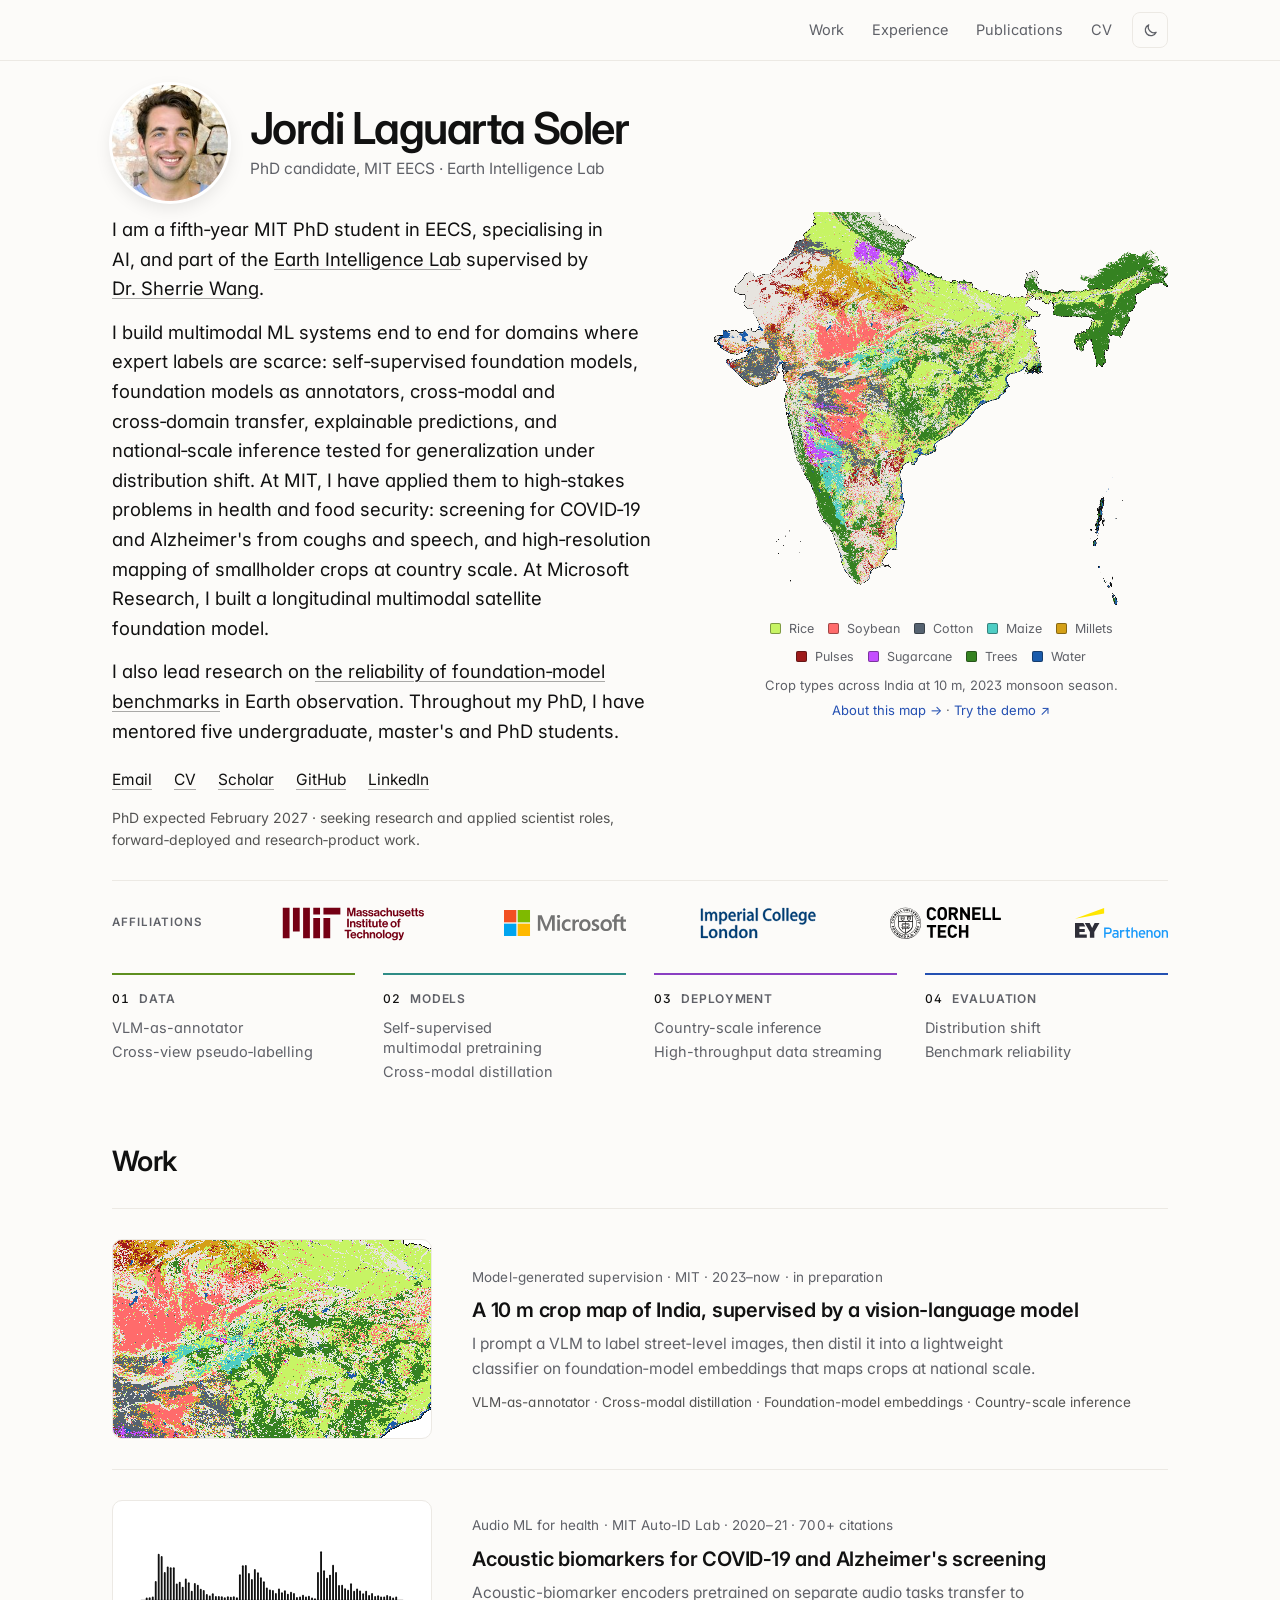
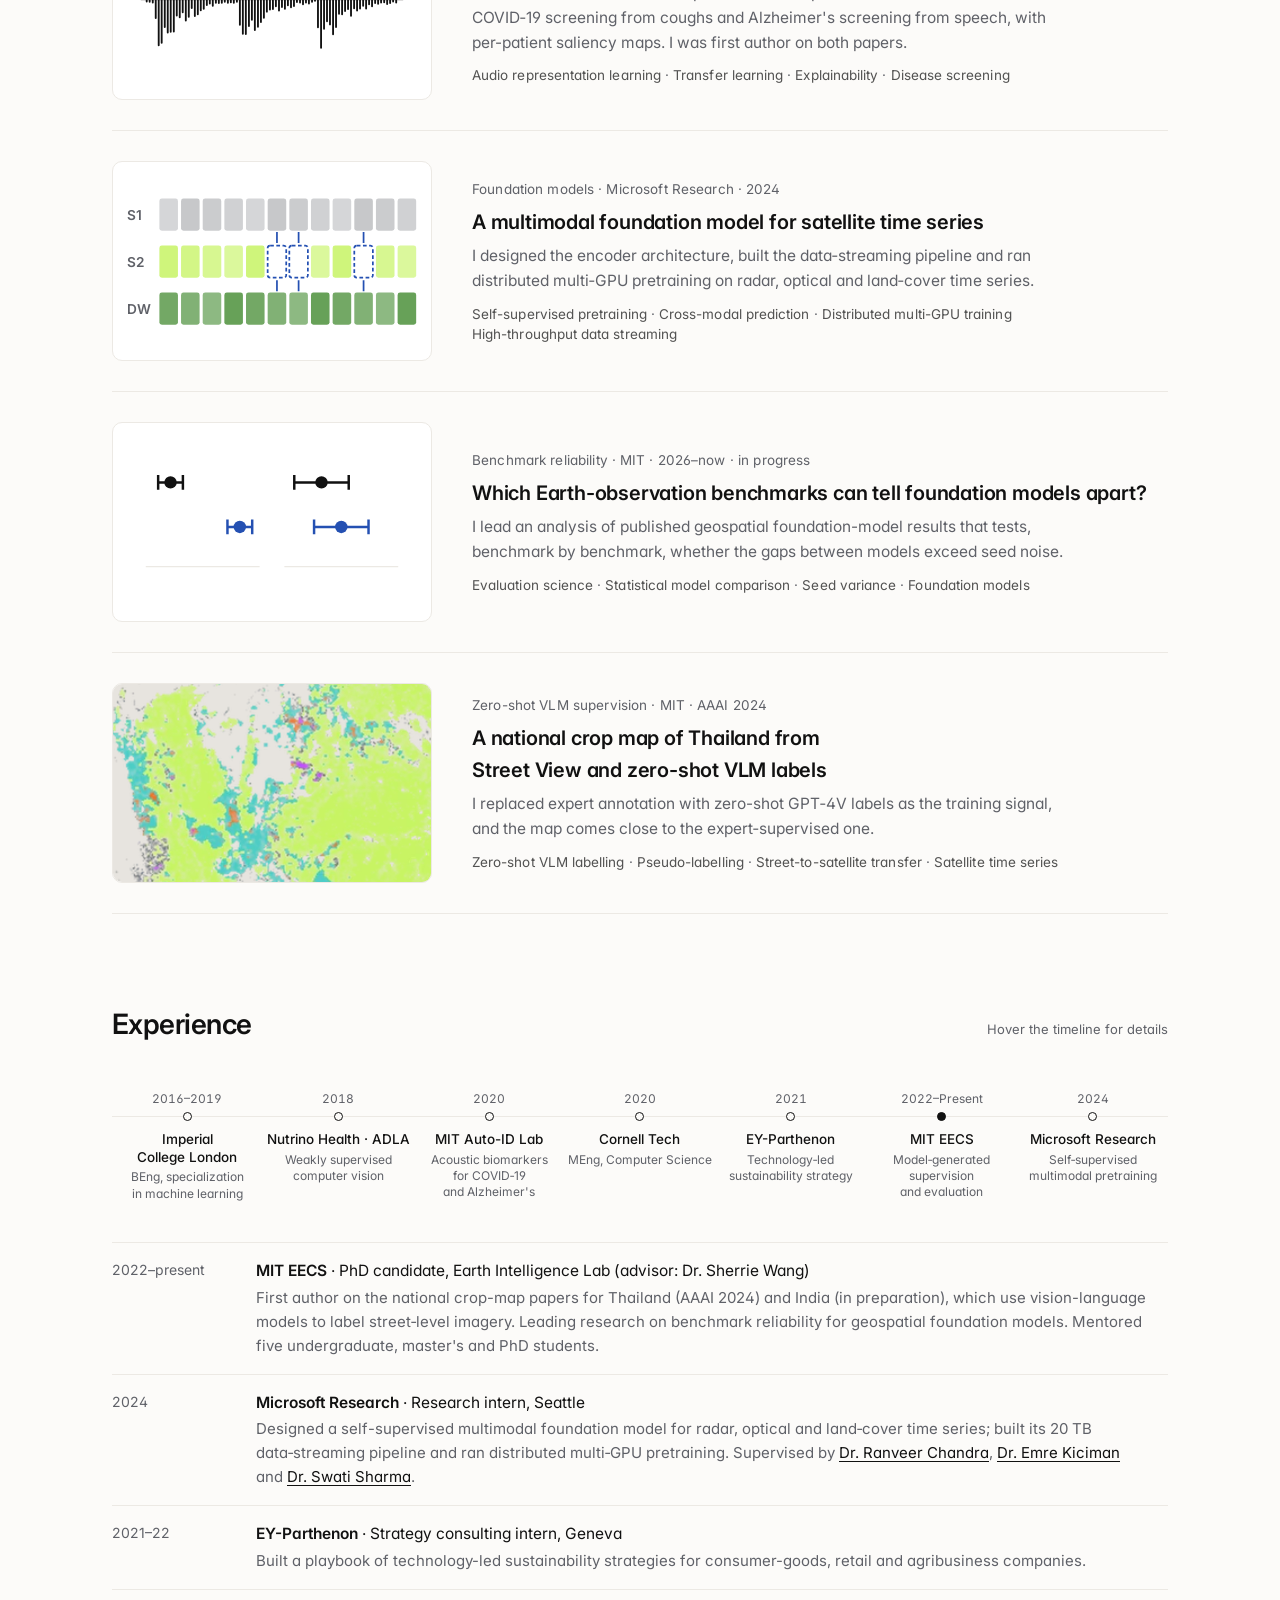
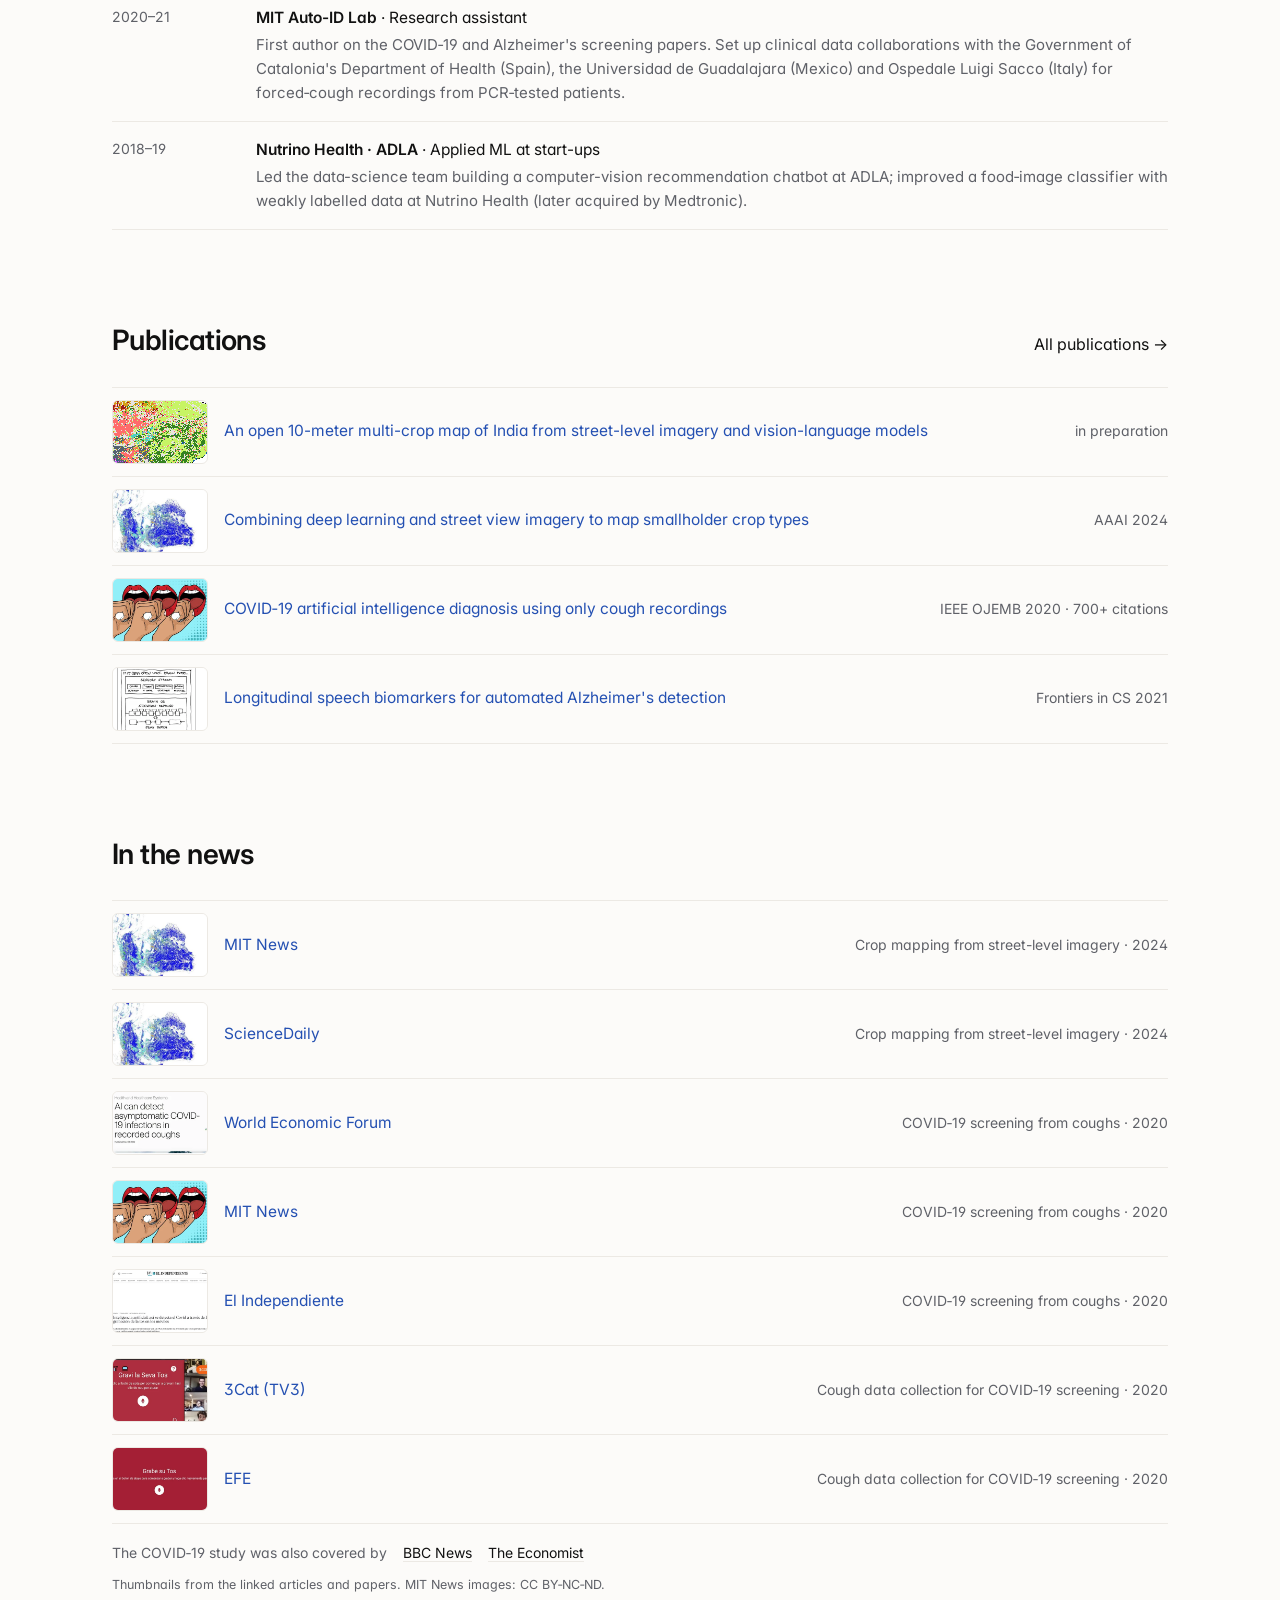
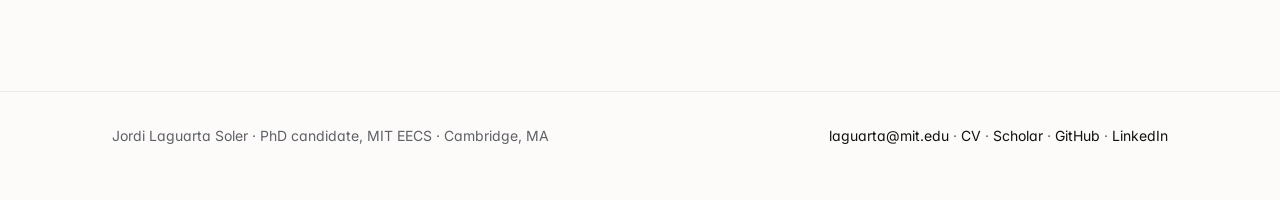
<file: index.html>
<!doctype html>
<html lang="en">
<head>
<meta charset="utf-8">
<meta name="viewport" content="width=device-width, initial-scale=1, viewport-fit=cover">
<style>:root{padding-top:env(safe-area-inset-top,0px);padding-bottom:env(safe-area-inset-bottom,0px)}[hidden]{display:none!important}</style>
<script>try{if(localStorage.getItem("theme")==="dark")document.documentElement.setAttribute("data-theme","dark")}catch(e){}</script>
<title>Jordi Laguarta Soler · MIT EECS</title>
<meta name="description" content="PhD candidate, MIT EECS; formerly Microsoft Research. Audio encoders for disease screening; foundation models and model-generated supervision for crop mapping.">
<meta property="og:type" content="profile"><meta property="og:site_name" content="Jordi Laguarta Soler"><meta property="og:title" content="Jordi Laguarta Soler · MIT EECS"><meta property="og:description" content="PhD candidate, MIT EECS; formerly Microsoft Research. Audio encoders for disease screening; foundation models and model-generated supervision for crop mapping."><meta property="og:url" content="https://jordi-laguarta-soler.com/"><link rel="canonical" href="https://jordi-laguarta-soler.com/"><meta property="og:image" content="https://jordi-laguarta-soler.com/assets/og.jpg"><meta property="og:image:width" content="1200"><meta property="og:image:height" content="630"><meta property="og:image:alt" content="Jordi Laguarta Soler, PhD candidate at MIT EECS and Microsoft Research intern (2024), beside a 10 m crop-type map of India."><meta name="twitter:card" content="summary_large_image"><link rel="icon" href="assets/favicon.svg" type="image/svg+xml"><link rel="apple-touch-icon" href="assets/apple-touch-icon.png"><meta name="color-scheme" content="light"><meta name="theme-color" content="#FCFBF9">
<link rel="preconnect" href="https://fonts.googleapis.com"><link rel="preconnect" href="https://fonts.gstatic.com" crossorigin><link rel="stylesheet" href="https://fonts.googleapis.com/css2?family=Inter:wght@400;500;600&display=swap">
<link rel="stylesheet" href="style.css">
<link rel="preload" as="image" href="assets/india-map.png">
<script type="application/ld+json">{"@context":"https://schema.org","@type":"ProfilePage","url":"https://jordi-laguarta-soler.com/","mainEntity":{"@type":"Person","name":"Jordi Laguarta Soler","alternateName":["Jordi Laguarta"],"givenName":"Jordi","familyName":"Laguarta Soler","jobTitle":"PhD candidate, Electrical Engineering and Computer Science","affiliation":{"@type":"CollegeOrUniversity","name":"Massachusetts Institute of Technology"},"email":"mailto:laguarta@mit.edu","url":"https://jordi-laguarta-soler.com/","image":"https://jordi-laguarta-soler.com/assets/headshot.jpg","alumniOf":[{"@type":"CollegeOrUniversity","name":"Imperial College London"},{"@type":"CollegeOrUniversity","name":"Cornell Tech"},{"@type":"Organization","name":"Microsoft Research"}],"knowsAbout":["Multimodal machine learning","Foundation models","Vision-language models","Self-supervised learning","Model-generated supervision","Evaluation of foundation models","Distributed training","Earth observation","Remote sensing","Acoustic biomarkers","Disease screening","Explainable machine learning"],"sameAs":["https://scholar.google.com/citations?user=KCnNCT8AAAAJ","https://orcid.org/0000-0001-9010-6412","https://openreview.net/profile?id=~Jordi_Laguarta_Soler1","https://www.wikidata.org/wiki/Q142091389","https://github.com/thampatron","https://www.linkedin.com/in/jordi-laguarta-soler"],"identifier":{"@type":"PropertyValue","propertyID":"ORCID","value":"0000-0001-9010-6412"},"subjectOf":[{"@type":"NewsArticle","headline":"Artificial intelligence model detects asymptomatic Covid-19 infections through cellphone-recorded coughs","url":"https://news.mit.edu/2020/covid-19-cough-cellphone-detection-1029","datePublished":"2020-10-29","publisher":{"@type":"Organization","name":"MIT News"}},{"@type":"NewsArticle","headline":"AI can detect asymptomatic COVID-19 infections in recorded coughs","url":"https://www.weforum.org/stories/2020/11/artificial-intelligence-model-detects-asymptomatic-covid-19-infections-through-cellphone-recorded-coughs/","datePublished":"2020-11-04","publisher":{"@type":"Organization","name":"World Economic Forum"}},{"@type":"NewsArticle","headline":"MIT researchers remotely map crops, field by field","url":"https://news.mit.edu/2024/mit-researchers-remotely-map-crops-fields-0215","datePublished":"2024-02-15","publisher":{"@type":"Organization","name":"MIT News"}},{"@type":"NewsArticle","headline":"Researchers remotely map crops, field by field","url":"https://www.sciencedaily.com/releases/2024/02/240215160615.htm","datePublished":"2024-02-21","publisher":{"@type":"Organization","name":"ScienceDaily"}},{"@type":"NewsArticle","url":"https://www.3cat.cat/3catinfo/tossir-pel-mobil-el-diagnostic-de-la-covid-19-que-busquen-investigadors-catalans/noticia/3005248/","datePublished":"2020-04-17","publisher":{"@type":"Organization","name":"3Cat"}},{"@type":"NewsArticle","url":"https://www.ultimahora.es/noticias/nacional/2020/04/16/1157653/coronavirus-ensayan-barcelona-app-diagnostica-covid-por-tos.html","datePublished":"2020-04-16","publisher":{"@type":"Organization","name":"EFE / Última Hora"}},{"@type":"NewsArticle","url":"https://www.elindependiente.com/futuro/2020/11/02/inteligencia-artificial-asi-se-detecta-el-covid-a-traves-de-la-grabacion-de-la-tos-en-los-moviles/","datePublished":"2020-11-02","publisher":{"@type":"Organization","name":"El Independiente"}}]}}</script>
</head>
<body>
<a class="skip" href="#main">Skip to content</a>
<nav class="nav" aria-label="Site"><div class="wrap">
<a class="brand" href="./" aria-current="page">Jordi Laguarta Soler</a>
<div class="nav-r"><ul class="links" id="navlinks"><li><a href="work.html">Work</a></li><li><a href="#experience">Experience</a></li><li><a href="publications.html">Publications</a></li><li><a href="assets/Jordi_Laguarta_Soler_CV.pdf" target="_blank" rel="noopener">CV</a></li></ul>
<button class="theme-btn" type="button" aria-label="Dark mode" aria-pressed="false" title="Dark mode"><svg class="i-moon" viewBox="0 0 24 24" aria-hidden="true" focusable="false"><path d="M20 14.5A8 8 0 0 1 9.5 4a8 8 0 1 0 10.5 10.5z"/></svg><svg class="i-sun" viewBox="0 0 24 24" aria-hidden="true" focusable="false"><circle cx="12" cy="12" r="4"/><path d="M12 2v2M12 20v2M4.9 4.9l1.4 1.4M17.7 17.7l1.4 1.4M2 12h2M20 12h2M4.9 19.1l1.4-1.4M17.7 6.3l1.4-1.4"/></svg></button>
<button class="menu-btn" type="button" aria-expanded="false" aria-controls="navlinks">Menu</button></div>
</div></nav>
<main id="main" tabindex="-1">

<section class="hero"><div class="wrap">
  <div class="hero-text">
    <img class="headshot" src="assets/headshot-176.jpg" srcset="assets/headshot-176.jpg 176w, assets/headshot-264.jpg 264w, assets/headshot.jpg 480w" sizes="(max-width:760px) 96px, 116px" width="176" height="176" alt="" decoding="async" fetchpriority="high">
    <h1>Jordi Laguarta Soler</h1>
    <p class="role"><span class="role-a">PhD candidate, MIT EECS</span><span class="role-sep" aria-hidden="true"> · </span><span class="role-b">Earth Intelligence Lab</span></p>
    <p class="summary">I am a fifth&#8209;year MIT PhD student in EECS, specialising in AI, and part of the <a href="https://earthintelligence.mit.edu" target="_blank" rel="noopener">Earth Intelligence Lab</a> supervised by <a href="https://sherriewang.github.io" target="_blank" rel="noopener">Dr.&nbsp;Sherrie Wang</a>.</p>
    <p class="summary">I build multimodal ML systems end to end for domains where expert labels are scarce: self&#8209;supervised foundation models, foundation models as annotators, cross&#8209;modal and cross&#8209;domain transfer, explainable predictions, and national&#8209;scale inference tested for generalization under distribution shift. At&nbsp;MIT, I have applied them to high&#8209;stakes problems in health and food security: screening for COVID&#8209;19 and Alzheimer's from coughs and speech, and high&#8209;resolution mapping of smallholder crops at country scale. At Microsoft Research, I built a longitudinal multimodal satellite foundation model.</p>
    <p class="summary">I also lead research on <a href="benchmark-reliability.html">the reliability of foundation&#8209;model benchmarks</a> in Earth observation. Throughout my PhD, I have mentored five undergraduate, master's and PhD students.</p>
    <p class="textlinks hero-links"><a href="mailto:laguarta@mit.edu">Email</a><a href="assets/Jordi_Laguarta_Soler_CV.pdf" target="_blank" rel="noopener">CV</a><a href="https://scholar.google.com/citations?hl=en&amp;user=KCnNCT8AAAAJ" target="_blank" rel="noopener">Scholar</a><a href="https://github.com/thampatron" target="_blank" rel="noopener">GitHub</a><a href="https://www.linkedin.com/in/jordi-laguarta-soler" target="_blank" rel="noopener">LinkedIn</a></p>
    <p class="seeking">PhD expected February 2027 · seeking research and applied scientist roles, <span class="seek-b">forward&#8209;deployed and research&#8209;product work.</span></p>
  </div>
  <figure class="mapfig herofig">
    <a class="maplink" href="india-crop-map.html" aria-label="Crop-type map of India at 10 m, 2023 monsoon season: open the project page"><canvas id="homemap" data-cropmap data-src="assets/india-map.png" width="1600" height="1385" role="img" aria-label="Crop-type map of India at 10 m, 2023 monsoon season: rice, soybean, cotton, maize, millets, pulses and sugarcane, with trees and water."></canvas></a>
    <ul class="legend" data-legend-for="homemap" aria-label="Show one class on the map"></ul>
    <figcaption class="cap">Crop types across India at 10&nbsp;m, 2023 monsoon season. <a href="india-crop-map.html" style="white-space:nowrap">About this map&nbsp;→</a><span aria-hidden="true"> · </span><a href="https://cropmap-7b3sk7bh4q-ue.a.run.app/" target="_blank" rel="noopener" style="white-space:nowrap">Try the demo&nbsp;↗</a></figcaption>
  </figure>
</div></section>

<section class="affil"><div class="wrap"><ul class="affil-list" aria-label="Affiliations"><li class="affil-k" aria-hidden="true">Affiliations</li><li class="lg-mit"><img src="assets/logo-mit.svg" width="155" height="44" alt="Massachusetts Institute of Technology" title="Massachusetts Institute of Technology" decoding="async"></li><li class="lg-ms"><img src="assets/logo-microsoft.svg" width="122" height="26" alt="Microsoft Research" title="Microsoft Research" decoding="async"></li><li class="lg-ic"><img src="assets/logo-imperial.svg" width="116" height="32" alt="Imperial College London" title="Imperial College London" decoding="async"></li><li class="lg-ct"><img src="assets/logo-cornell-tech.svg" width="111" height="32" alt="Cornell Tech" title="Cornell Tech" decoding="async"></li><li class="lg-ey"><img src="assets/logo-ey-parthenon-light.svg" width="93" height="30" alt="EY-Parthenon" title="EY-Parthenon" decoding="async"></li></ul></div></section>
<section class="section stackband" id="stack"><div class="wrap">
  <div class="st-strip" role="group" aria-label="Pipeline stages I work across"><div class="st-col"><span class="st-stage"><i>01</i>Data</span><ul><li>VLM-as-annotator</li><li>Cross-view pseudo&#8209;labelling</li></ul></div><div class="st-col"><span class="st-stage"><i>02</i>Models</span><ul><li>Self-supervised multimodal pretraining</li><li>Cross-modal distillation</li></ul></div><div class="st-col"><span class="st-stage"><i>03</i>Deployment</span><ul><li>Country-scale inference</li><li>High-throughput data streaming</li></ul></div><div class="st-col"><span class="st-stage"><i>04</i>Evaluation</span><ul><li>Distribution shift</li><li>Benchmark reliability</li></ul></div></div>
</div></section>

<section class="section" id="work"><div class="wrap">
  <div class="section-head"><h2>Work</h2></div>
  <ul class="work">
    <li><a class="row" href="india-crop-map.html">
      <div class="thumb" aria-hidden="true"><span class="t-map"></span></div>
      <div><span class="meta"><span>Model-generated supervision</span><span class="sr-only"> · </span><span>MIT</span><span class="sr-only"> · </span><span>2023–&#8288;now&nbsp;·&nbsp;in&nbsp;preparation</span></span><h3>A 10&nbsp;m crop map of India, supervised by a vision-language model</h3><p>I prompt a VLM to label street&#8209;level images, then distil it into a lightweight classifier on foundation&#8209;model embeddings that maps crops at national scale.</p><p class="tags"><span class="sr-only">Skills: </span><span>VLM-as-annotator</span><span class="sr-only">, </span><span>Cross-modal distillation</span><span class="sr-only">, </span><span>Foundation-model embeddings</span><span class="sr-only">, </span><span>Country-scale inference</span></p></div></a></li>
    <li><a class="row" href="health-audio.html">
      <div class="thumb" aria-hidden="true"><svg viewBox="0 0 240 160" aria-hidden="true" focusable="false" style="width:100%;height:100%"><line class="ax" x1="14" y1="80" x2="226" y2="80"/><rect class="inkf" x="18.0" y="77.9" width="1.5" height="4.2" rx="0.8"/><rect class="inkf" x="20.4" y="77.7" width="1.5" height="4.5" rx="0.8"/><rect class="inkf" x="22.9" y="77.1" width="1.5" height="5.7" rx="0.8"/><rect class="inkf" x="25.3" y="64.7" width="1.5" height="30.6" rx="0.8"/><rect class="inkf" x="27.7" y="42.7" width="1.5" height="74.6" rx="0.8"/><rect class="inkf" x="30.1" y="44.5" width="1.5" height="70.9" rx="0.8"/><rect class="inkf" x="32.6" y="57.3" width="1.5" height="45.4" rx="0.8"/><rect class="inkf" x="35.0" y="53.0" width="1.5" height="54.1" rx="0.8"/><rect class="inkf" x="37.4" y="53.6" width="1.5" height="52.8" rx="0.8"/><rect class="inkf" x="39.9" y="53.6" width="1.5" height="52.7" rx="0.8"/><rect class="inkf" x="42.3" y="66.6" width="1.5" height="26.8" rx="0.8"/><rect class="inkf" x="44.7" y="65.2" width="1.5" height="29.6" rx="0.8"/><rect class="inkf" x="47.1" y="69.2" width="1.5" height="21.5" rx="0.8"/><rect class="inkf" x="49.6" y="62.7" width="1.5" height="34.6" rx="0.8"/><rect class="inkf" x="52.0" y="65.6" width="1.5" height="28.8" rx="0.8"/><rect class="inkf" x="54.4" y="72.6" width="1.5" height="14.7" rx="0.8"/><rect class="inkf" x="56.9" y="66.2" width="1.5" height="27.6" rx="0.8"/><rect class="inkf" x="59.3" y="67.7" width="1.5" height="24.6" rx="0.8"/><rect class="inkf" x="61.7" y="70.9" width="1.5" height="18.2" rx="0.8"/><rect class="inkf" x="64.1" y="72.0" width="1.5" height="15.9" rx="0.8"/><rect class="inkf" x="66.6" y="75.1" width="1.5" height="9.7" rx="0.8"/><rect class="inkf" x="69.0" y="76.3" width="1.5" height="7.4" rx="0.8"/><rect class="inkf" x="71.4" y="74.6" width="1.5" height="10.8" rx="0.8"/><rect class="inkf" x="73.9" y="76.8" width="1.5" height="6.3" rx="0.8"/><rect class="inkf" x="76.3" y="76.7" width="1.5" height="6.5" rx="0.8"/><rect class="inkf" x="78.7" y="76.9" width="1.5" height="6.1" rx="0.8"/><rect class="inkf" x="81.1" y="77.8" width="1.5" height="4.4" rx="0.8"/><rect class="inkf" x="83.6" y="77.0" width="1.5" height="6.0" rx="0.8"/><rect class="inkf" x="86.0" y="77.4" width="1.5" height="5.3" rx="0.8"/><rect class="inkf" x="88.4" y="76.9" width="1.5" height="6.2" rx="0.8"/><rect class="inkf" x="90.9" y="77.7" width="1.5" height="4.5" rx="0.8"/><rect class="inkf" x="93.3" y="59.1" width="1.5" height="41.7" rx="0.8"/><rect class="inkf" x="95.7" y="52.0" width="1.5" height="56.1" rx="0.8"/><rect class="inkf" x="98.1" y="51.7" width="1.5" height="56.5" rx="0.8"/><rect class="inkf" x="100.6" y="58.1" width="1.5" height="43.7" rx="0.8"/><rect class="inkf" x="103.0" y="63.1" width="1.5" height="33.7" rx="0.8"/><rect class="inkf" x="105.4" y="54.9" width="1.5" height="50.1" rx="0.8"/><rect class="inkf" x="107.9" y="57.5" width="1.5" height="44.9" rx="0.8"/><rect class="inkf" x="110.3" y="61.6" width="1.5" height="36.9" rx="0.8"/><rect class="inkf" x="112.7" y="64.8" width="1.5" height="30.4" rx="0.8"/><rect class="inkf" x="115.1" y="69.9" width="1.5" height="20.3" rx="0.8"/><rect class="inkf" x="117.6" y="71.6" width="1.5" height="16.8" rx="0.8"/><rect class="inkf" x="120.0" y="72.0" width="1.5" height="16.0" rx="0.8"/><rect class="inkf" x="122.4" y="74.3" width="1.5" height="11.5" rx="0.8"/><rect class="inkf" x="124.9" y="70.8" width="1.5" height="18.4" rx="0.8"/><rect class="inkf" x="127.3" y="73.7" width="1.5" height="12.7" rx="0.8"/><rect class="inkf" x="129.7" y="72.2" width="1.5" height="15.6" rx="0.8"/><rect class="inkf" x="132.1" y="74.9" width="1.5" height="10.1" rx="0.8"/><rect class="inkf" x="134.6" y="73.3" width="1.5" height="13.4" rx="0.8"/><rect class="inkf" x="137.0" y="74.4" width="1.5" height="11.3" rx="0.8"/><rect class="inkf" x="139.4" y="77.5" width="1.5" height="5.0" rx="0.8"/><rect class="inkf" x="141.9" y="77.2" width="1.5" height="5.6" rx="0.8"/><rect class="inkf" x="144.3" y="75.8" width="1.5" height="8.4" rx="0.8"/><rect class="inkf" x="146.7" y="77.2" width="1.5" height="5.6" rx="0.8"/><rect class="inkf" x="149.1" y="76.5" width="1.5" height="7.1" rx="0.8"/><rect class="inkf" x="151.6" y="77.9" width="1.5" height="4.3" rx="0.8"/><rect class="inkf" x="154.0" y="78.5" width="1.5" height="2.9" rx="0.8"/><rect class="inkf" x="156.4" y="57.3" width="1.5" height="45.5" rx="0.8"/><rect class="inkf" x="158.9" y="40.6" width="1.5" height="78.7" rx="0.8"/><rect class="inkf" x="161.3" y="55.9" width="1.5" height="48.1" rx="0.8"/><rect class="inkf" x="163.7" y="62.0" width="1.5" height="36.0" rx="0.8"/><rect class="inkf" x="166.1" y="59.5" width="1.5" height="41.0" rx="0.8"/><rect class="inkf" x="168.6" y="51.5" width="1.5" height="57.0" rx="0.8"/><rect class="inkf" x="171.0" y="57.4" width="1.5" height="45.2" rx="0.8"/><rect class="inkf" x="173.4" y="67.9" width="1.5" height="24.1" rx="0.8"/><rect class="inkf" x="175.9" y="67.7" width="1.5" height="24.6" rx="0.8"/><rect class="inkf" x="178.3" y="70.5" width="1.5" height="19.1" rx="0.8"/><rect class="inkf" x="180.7" y="71.8" width="1.5" height="16.3" rx="0.8"/><rect class="inkf" x="183.1" y="66.5" width="1.5" height="27.0" rx="0.8"/><rect class="inkf" x="185.6" y="72.5" width="1.5" height="14.9" rx="0.8"/><rect class="inkf" x="188.0" y="70.7" width="1.5" height="18.5" rx="0.8"/><rect class="inkf" x="190.4" y="72.4" width="1.5" height="15.3" rx="0.8"/><rect class="inkf" x="192.9" y="74.5" width="1.5" height="10.9" rx="0.8"/><rect class="inkf" x="195.3" y="72.5" width="1.5" height="15.1" rx="0.8"/><rect class="inkf" x="197.7" y="75.9" width="1.5" height="8.3" rx="0.8"/><rect class="inkf" x="200.1" y="74.3" width="1.5" height="11.5" rx="0.8"/><rect class="inkf" x="202.6" y="76.7" width="1.5" height="6.6" rx="0.8"/><rect class="inkf" x="205.0" y="76.1" width="1.5" height="7.8" rx="0.8"/><rect class="inkf" x="207.4" y="77.1" width="1.5" height="5.8" rx="0.8"/><rect class="inkf" x="209.9" y="77.2" width="1.5" height="5.5" rx="0.8"/><rect class="inkf" x="212.3" y="75.9" width="1.5" height="8.2" rx="0.8"/><rect class="inkf" x="214.7" y="76.7" width="1.5" height="6.6" rx="0.8"/><rect class="inkf" x="217.1" y="77.9" width="1.5" height="4.1" rx="0.8"/><rect class="inkf" x="219.6" y="77.2" width="1.5" height="5.6" rx="0.8"/></svg></div>
      <div><span class="meta"><span>Audio ML for health</span><span class="sr-only"> · </span><span>MIT Auto-ID Lab</span><span class="sr-only"> · </span><span>2020–&#8288;21&nbsp;·&nbsp;700+&nbsp;citations</span></span><h3>Acoustic biomarkers for COVID&#8209;19 and Alzheimer's screening</h3><p>Acoustic-biomarker encoders pretrained on separate audio tasks transfer to COVID&#8209;19 screening from coughs and Alzheimer's screening from speech, with per-patient saliency maps. I was first author on both papers.</p><p class="tags"><span class="sr-only">Skills: </span><span>Audio representation learning</span><span class="sr-only">, </span><span>Transfer learning</span><span class="sr-only">, </span><span>Explainability</span><span class="sr-only">, </span><span>Disease screening</span></p></div></a></li>
      <li><a class="row" href="terraflow.html">
      <div class="thumb" aria-hidden="true"><svg viewBox="0 4.5 250 160" aria-hidden="true" focusable="false" style="width:100%;height:100%"><text x="8" y="51.0" style="font-size:11px;fill:var(--grey);font-weight:600">S1</text><rect x="34.0" y="34" width="15" height="26" rx="2" style="fill:var(--grey);opacity:0.26"/><rect x="51.5" y="34" width="15" height="26" rx="2" style="fill:var(--grey);opacity:0.35"/><rect x="69.0" y="34" width="15" height="26" rx="2" style="fill:var(--grey);opacity:0.32"/><rect x="86.5" y="34" width="15" height="26" rx="2" style="fill:var(--grey);opacity:0.29"/><rect x="104.0" y="34" width="15" height="26" rx="2" style="fill:var(--grey);opacity:0.26"/><rect x="121.5" y="34" width="15" height="26" rx="2" style="fill:var(--grey);opacity:0.35"/><rect x="139.0" y="34" width="15" height="26" rx="2" style="fill:var(--grey);opacity:0.32"/><rect x="156.5" y="34" width="15" height="26" rx="2" style="fill:var(--grey);opacity:0.29"/><rect x="174.0" y="34" width="15" height="26" rx="2" style="fill:var(--grey);opacity:0.26"/><rect x="191.5" y="34" width="15" height="26" rx="2" style="fill:var(--grey);opacity:0.35"/><rect x="209.0" y="34" width="15" height="26" rx="2" style="fill:var(--grey);opacity:0.32"/><rect x="226.5" y="34" width="15" height="26" rx="2" style="fill:var(--grey);opacity:0.29"/><text x="8" y="89.0" style="font-size:11px;fill:var(--grey);font-weight:600">S2</text><rect x="34.0" y="72" width="15" height="26" rx="2" style="fill:var(--rice);opacity:0.85"/><rect x="51.5" y="72" width="15" height="26" rx="2" style="fill:var(--rice);opacity:0.78"/><rect x="69.0" y="72" width="15" height="26" rx="2" style="fill:var(--rice);opacity:0.71"/><rect x="86.5" y="72" width="15" height="26" rx="2" style="fill:var(--rice);opacity:0.64"/><rect x="104.0" y="72" width="15" height="26" rx="2" style="fill:var(--rice);opacity:0.85"/><rect x="121.5" y="72" width="15" height="26" rx="2" style="fill:none;stroke:var(--link);stroke-width:1.4;stroke-dasharray:3 2"/><rect x="139.0" y="72" width="15" height="26" rx="2" style="fill:none;stroke:var(--link);stroke-width:1.4;stroke-dasharray:3 2"/><rect x="156.5" y="72" width="15" height="26" rx="2" style="fill:var(--rice);opacity:0.64"/><rect x="174.0" y="72" width="15" height="26" rx="2" style="fill:var(--rice);opacity:0.85"/><rect x="191.5" y="72" width="15" height="26" rx="2" style="fill:none;stroke:var(--link);stroke-width:1.4;stroke-dasharray:3 2"/><rect x="209.0" y="72" width="15" height="26" rx="2" style="fill:var(--rice);opacity:0.71"/><rect x="226.5" y="72" width="15" height="26" rx="2" style="fill:var(--rice);opacity:0.64"/><text x="8" y="127.0" style="font-size:11px;fill:var(--grey);font-weight:600">DW</text><rect x="34.0" y="110" width="15" height="26" rx="2" style="fill:var(--trees);opacity:0.69"/><rect x="51.5" y="110" width="15" height="26" rx="2" style="fill:var(--trees);opacity:0.62"/><rect x="69.0" y="110" width="15" height="26" rx="2" style="fill:var(--trees);opacity:0.56"/><rect x="86.5" y="110" width="15" height="26" rx="2" style="fill:var(--trees);opacity:0.75"/><rect x="104.0" y="110" width="15" height="26" rx="2" style="fill:var(--trees);opacity:0.69"/><rect x="121.5" y="110" width="15" height="26" rx="2" style="fill:var(--trees);opacity:0.62"/><rect x="139.0" y="110" width="15" height="26" rx="2" style="fill:var(--trees);opacity:0.56"/><rect x="156.5" y="110" width="15" height="26" rx="2" style="fill:var(--trees);opacity:0.75"/><rect x="174.0" y="110" width="15" height="26" rx="2" style="fill:var(--trees);opacity:0.69"/><rect x="191.5" y="110" width="15" height="26" rx="2" style="fill:var(--trees);opacity:0.62"/><rect x="209.0" y="110" width="15" height="26" rx="2" style="fill:var(--trees);opacity:0.56"/><rect x="226.5" y="110" width="15" height="26" rx="2" style="fill:var(--trees);opacity:0.75"/><path d="M129.0 61 L129.0 70" style="stroke:var(--link);stroke-width:1.4"/><path d="M129.0 109 L129.0 100" style="stroke:var(--link);stroke-width:1.4"/><path d="M146.5 61 L146.5 70" style="stroke:var(--link);stroke-width:1.4"/><path d="M146.5 109 L146.5 100" style="stroke:var(--link);stroke-width:1.4"/><path d="M199.0 61 L199.0 70" style="stroke:var(--link);stroke-width:1.4"/><path d="M199.0 109 L199.0 100" style="stroke:var(--link);stroke-width:1.4"/></svg></div>
      <div><span class="meta"><span>Foundation models</span><span class="sr-only"> · </span><span>Microsoft Research</span><span class="sr-only"> · </span><span>2024</span></span><h3>A multimodal foundation model for satellite time series</h3><p>I designed the encoder architecture, built the data&#8209;streaming pipeline and ran distributed multi&#8209;GPU pretraining on radar, optical and land&#8209;cover time series.</p><p class="tags"><span class="sr-only">Skills: </span><span>Self-supervised pretraining</span><span class="sr-only">, </span><span>Cross-modal prediction</span><span class="sr-only">, </span><span>Distributed multi-GPU training</span><span class="sr-only">, </span><span>High-throughput data streaming</span></p></div></a></li>
    <li><a class="row" href="benchmark-reliability.html">
      <div class="thumb" aria-hidden="true"><svg viewBox="0 0 240 160" aria-hidden="true" focusable="false" style="width:100%;height:100%"><line x1="18" y1="116" x2="110" y2="116" style="stroke:var(--rule)"/><path d="M28 42v12M28 48H48M48 42v12" style="fill:none;stroke:var(--ink);stroke-width:2"/><circle cx="38" cy="48" r="5" style="fill:var(--ink)"/><path d="M84 78v12M84 84H104M104 78v12" style="fill:none;stroke:var(--link);stroke-width:2"/><circle cx="94" cy="84" r="5" style="fill:var(--link)"/><line x1="130" y1="116" x2="222" y2="116" style="stroke:var(--rule)"/><path d="M138 42v12M138 48H182M182 42v12" style="fill:none;stroke:var(--ink);stroke-width:2"/><circle cx="160" cy="48" r="5" style="fill:var(--ink)"/><path d="M154 78v12M154 84H198M198 78v12" style="fill:none;stroke:var(--link);stroke-width:2"/><circle cx="176" cy="84" r="5" style="fill:var(--link)"/></svg></div>
      <div><span class="meta"><span>Benchmark reliability</span><span class="sr-only"> · </span><span>MIT</span><span class="sr-only"> · </span><span>2026–&#8288;now&nbsp;·&nbsp;in&nbsp;progress</span></span><h3>Which Earth-observation benchmarks can tell foundation models apart?</h3><p>I lead an analysis of published geospatial foundation-model results that tests, benchmark by benchmark, whether the gaps between models exceed seed noise.</p><p class="tags"><span class="sr-only">Skills: </span><span>Evaluation science</span><span class="sr-only">, </span><span>Statistical model comparison</span><span class="sr-only">, </span><span>Seed variance</span><span class="sr-only">, </span><span>Foundation models</span></p></div></a></li>
    <li><a class="row" href="thailand-crop-map.html">
      <div class="thumb" aria-hidden="true"><span class="t-th"><img class="t-img" src="assets/thailand-thumb.webp" width="480" height="320" alt="" loading="lazy"></span></div>
      <div><span class="meta"><span>Zero-shot VLM supervision</span><span class="sr-only"> · </span><span>MIT</span><span class="sr-only"> · </span><span>AAAI&nbsp;2024</span></span><h3>A national crop map of Thailand from Street View and zero-shot VLM labels</h3><p>I replaced expert annotation with zero-shot GPT&#8209;4V labels as the training signal, and the map comes close to the expert&#8209;supervised one.</p><p class="tags"><span class="sr-only">Skills: </span><span>Zero-shot VLM labelling</span><span class="sr-only">, </span><span>Pseudo-labelling</span><span class="sr-only">, </span><span>Street-to-satellite transfer</span><span class="sr-only">, </span><span>Satellite time series</span></p></div></a></li>
</ul>
</div></section>

<section class="section" id="experience"><div class="wrap">
  <div class="section-head"><h2>Experience</h2><span class="tl-hint">Hover the timeline for details</span></div>
  <div id="timeline"><ol class="tl" aria-label="Education, research and industry timeline"><li class="tl-bar"><button type="button" class="tl-lab" aria-describedby="tlp1"><span class="tl-yr">2016–2019</span><i class="tl-dot" aria-hidden="true"></i><b>Imperial College London</b><span class="tl-sub">BEng, specialization in machine learning</span></button><span class="tl-pop tl-pop-l" id="tlp1"><b>Imperial College London</b><span class="tl-role">BEng, Electronic & Information Engineering&nbsp;·&nbsp;London</span><span class="tl-dates">Oct 2016 – May 2019</span></span></li><li class="tl-bar"><button type="button" class="tl-lab" aria-describedby="tlp2"><span class="tl-yr">2018</span><i class="tl-dot" aria-hidden="true"></i><b>Nutrino&nbsp;Health&nbsp;· ADLA</b><span class="tl-sub">Weakly supervised computer vision</span></button><span class="tl-pop tl-pop-l" id="tlp2"><b>Nutrino&nbsp;Health&nbsp;· ADLA</b><span class="tl-role">Applied ML at start-ups</span><span class="tl-dates">2018–19</span></span></li><li class="tl-bar"><a class="tl-lab" href="health-audio.html" aria-describedby="tlp3"><span class="tl-yr">2020</span><i class="tl-dot" aria-hidden="true"></i><b>MIT Auto-ID Lab</b><span class="tl-sub">Acoustic biomarkers for COVID&#8209;19 and Alzheimer's</span></a><span class="tl-pop" id="tlp3"><b>MIT Auto-ID Lab</b><span class="tl-role">Research assistant&nbsp;·&nbsp;Cambridge,&nbsp;MA</span><span class="tl-dates">Feb 2020 – Sep 2021</span><span class="tl-detail">IEEE OJEMB 2020 · Frontiers in CS 2021 (both first author).</span><span class="tl-more" aria-hidden="true">Open project →</span></span></li><li class="tl-bar"><button type="button" class="tl-lab" aria-describedby="tlp4"><span class="tl-yr">2020</span><i class="tl-dot" aria-hidden="true"></i><b>Cornell Tech</b><span class="tl-sub">MEng, Computer Science</span></button><span class="tl-pop" id="tlp4"><b>Cornell Tech</b><span class="tl-role">MEng, Computer Science&nbsp;·&nbsp;New&nbsp;York</span><span class="tl-dates">Sep 2020 – May 2022 (leave, fall 2021)</span></span></li><li class="tl-bar"><button type="button" class="tl-lab" aria-describedby="tlp5"><span class="tl-yr">2021</span><i class="tl-dot" aria-hidden="true"></i><b>EY-Parthenon</b><span class="tl-sub">Technology&#8209;led sustainability strategy</span></button><span class="tl-pop" id="tlp5"><b>EY-Parthenon</b><span class="tl-role">Strategy consulting intern&nbsp;·&nbsp;Geneva</span><span class="tl-dates">Sep 2021 – Jan 2022</span></span></li><li class="tl-bar tl-now"><a class="tl-lab" href="work.html" aria-describedby="tlp6"><span class="tl-yr">2022–Present</span><i class="tl-dot" aria-hidden="true"></i><b>MIT EECS</b><span class="tl-sub">Model&#8209;generated supervision and evaluation</span></a><span class="tl-pop tl-pop-r" id="tlp6"><b>MIT EECS</b><span class="tl-role">PhD candidate, Earth&nbsp;Intelligence&nbsp;Lab&nbsp;·&nbsp;Cambridge,&nbsp;MA</span><span class="tl-dates">Sep 2022 – Feb 2027 (expected)</span><span class="tl-detail">Advisor: Sherrie Wang. First author on the Thailand (AAAI 2024) and India (in preparation) crop-map papers.</span><span class="tl-more" aria-hidden="true">See all work →</span></span></li><li class="tl-bar"><a class="tl-lab" href="terraflow.html" aria-describedby="tlp7"><span class="tl-yr">2024</span><i class="tl-dot" aria-hidden="true"></i><b>Microsoft Research</b><span class="tl-sub">Self&#8209;supervised multimodal pretraining</span></a><span class="tl-pop tl-pop-r" id="tlp7"><b>Microsoft Research</b><span class="tl-role">Research intern&nbsp;·&nbsp;Seattle</span><span class="tl-dates">May – Aug 2024</span><span class="tl-detail">Optimised data&#8209;streaming throughput for pretraining. Worked with the AI for Agriculture and AI for Industry teams.</span><span class="tl-more" aria-hidden="true">Open project →</span></span></li></ol></div>

  <ul class="xp">
    <li><span class="when">2022–present</span><div><span class="org"><b>MIT EECS</b> · PhD candidate, Earth Intelligence Lab (advisor: Dr.&nbsp;Sherrie Wang)</span><p>First author on the national crop-map papers for Thailand (AAAI 2024) and India (in preparation), which use vision-language models to label street&#8209;level imagery. Leading research on benchmark reliability for geospatial foundation models. Mentored five undergraduate, master's and PhD students.</p></div></li>
    <li><span class="when">2024</span><div><span class="org"><b>Microsoft&nbsp;Research</b>&nbsp;·&nbsp;Research intern, Seattle</span><p>Designed a self-supervised multimodal foundation model for radar, optical and land&#8209;cover time series; built its 20&nbsp;TB data&#8209;streaming pipeline and ran distributed multi&#8209;GPU pretraining. Supervised by <a href="https://www.microsoft.com/en-us/research/people/ranveer/" target="_blank" rel="noopener">Dr.&nbsp;Ranveer&nbsp;Chandra</a>, <a href="https://www.microsoft.com/en-us/research/people/emrek/" target="_blank" rel="noopener">Dr.&nbsp;Emre&nbsp;Kiciman</a> and <a href="https://www.microsoft.com/en-us/research/people/swatisharma/" target="_blank" rel="noopener">Dr.&nbsp;Swati&nbsp;Sharma</a>.</p></div></li>
    <li><span class="when">2021–22</span><div><span class="org"><b>EY-Parthenon</b>&nbsp;·&nbsp;Strategy&nbsp;consulting intern, Geneva</span><p>Built a playbook of technology-led sustainability strategies for consumer-goods, retail and agribusiness companies.</p></div></li>
    <li><span class="when">2020–21</span><div><span class="org"><b>MIT Auto-ID Lab</b> · Research assistant</span><p>First author on the COVID&#8209;19 and Alzheimer's screening papers. Set up clinical data collaborations with the Government of Catalonia's Department of Health (Spain), the Universidad de Guadalajara (Mexico) and Ospedale Luigi Sacco (Italy) for forced&#8209;cough recordings from PCR&#8209;tested patients.</p></div></li>
    <li><span class="when">2018–19</span><div><span class="org"><b>Nutrino&nbsp;Health&nbsp;·&nbsp;ADLA</b>&nbsp;·&nbsp;Applied ML at start-ups</span><p>Led the data-science team building a computer-vision recommendation chatbot at ADLA; improved a food&#8209;image classifier with weakly labelled data at Nutrino Health (later acquired by Medtronic).</p></div></li>
    <li class="xp-edu"><span class="when">Education</span><div><span class="org"><span class="edu-i"><b>MIT</b>&nbsp;PhD&nbsp;EECS</span><span class="xp-sep">&nbsp;· </span><span class="edu-i"><b>Cornell&nbsp;Tech</b>&nbsp;MEng&nbsp;CS</span><span class="xp-sep">&nbsp;· </span><span class="edu-i"><b>Imperial&nbsp;College&nbsp;London</b> BEng&nbsp;EIE (machine&nbsp;learning)</span></span></div></li>
  </ul>
</div></section>

<section class="section" id="publications"><div class="wrap">
  <div class="section-head"><h2>Publications</h2><a href="publications.html">All publications →</a></div>
  <ul class="publine"><li class="pt-row"><div class="thumb" aria-hidden="true"><span class="t-map"></span></div><a href="india-crop-map.html" >An open 10-meter multi-crop map of India from street-level imagery and vision-language models</a> <span>in preparation</span></li><li class="pt-row"><div class="thumb thumb-img" aria-hidden="true"><img src="assets/press/mit-2024.webp" width="360" height="240" alt="" loading="lazy" decoding="async"></div><a href="https://ojs.aaai.org/index.php/AAAI/article/view/30225" target="_blank" rel="noopener">Combining deep learning and street view imagery to map smallholder crop types</a> <span>AAAI 2024</span></li><li class="pt-row"><div class="thumb thumb-img" aria-hidden="true"><img src="assets/press/mit-2020.webp" width="360" height="240" alt="" loading="lazy" decoding="async"></div><a href="https://pmc.ncbi.nlm.nih.gov/articles/PMC8545024/" target="_blank" rel="noopener">COVID&#8209;19 artificial intelligence diagnosis using only cough recordings</a> <span>IEEE OJEMB 2020 · 700+ citations</span></li><li class="pt-row"><div class="thumb thumb-img" aria-hidden="true"><img src="assets/pubs/frontiers-2021.webp" width="360" height="240" alt="" loading="lazy" decoding="async"></div><a href="https://www.frontiersin.org/articles/10.3389/fcomp.2021.624694/full" target="_blank" rel="noopener">Longitudinal speech biomarkers for automated Alzheimer's detection</a> <span>Frontiers in CS 2021</span></li></ul>
</div></section>
<section class="section" id="news"><div class="wrap">
  <div class="section-head"><h2>In the news</h2></div>
  <ul class="publine"><li class="pt-row"><div class="thumb thumb-img" aria-hidden="true"><img src="assets/press/mit-2024.webp" width="360" height="240" alt="" loading="lazy" decoding="async"></div><a href="https://news.mit.edu/2024/mit-researchers-remotely-map-crops-fields-0215" target="_blank" rel="noopener">MIT News</a> <span>Crop mapping from street-level imagery&nbsp;·&nbsp;2024</span></li><li class="pt-row"><div class="thumb thumb-img" aria-hidden="true"><img src="assets/press/mit-2024.webp" width="360" height="240" alt="" loading="lazy" decoding="async"></div><a href="https://www.sciencedaily.com/releases/2024/02/240215160615.htm" target="_blank" rel="noopener">ScienceDaily</a> <span>Crop mapping from street-level imagery&nbsp;·&nbsp;2024</span></li><li class="pt-row"><div class="thumb thumb-img" aria-hidden="true"><img src="assets/press/wef-2020.webp" width="360" height="240" alt="" loading="lazy" decoding="async"></div><a href="https://www.weforum.org/stories/2020/11/artificial-intelligence-model-detects-asymptomatic-covid-19-infections-through-cellphone-recorded-coughs/" target="_blank" rel="noopener">World Economic Forum</a> <span>COVID&#8209;19 screening from coughs&nbsp;·&nbsp;2020</span></li><li class="pt-row"><div class="thumb thumb-img" aria-hidden="true"><img src="assets/press/mit-2020.webp" width="360" height="240" alt="" loading="lazy" decoding="async"></div><a href="https://news.mit.edu/2020/covid-19-cough-cellphone-detection-1029" target="_blank" rel="noopener">MIT News</a> <span>COVID&#8209;19 screening from coughs&nbsp;·&nbsp;2020</span></li><li class="pt-row"><div class="thumb thumb-img" aria-hidden="true"><img src="assets/press/elindependiente-2020.webp" width="360" height="240" alt="" loading="lazy" decoding="async"></div><a href="https://www.elindependiente.com/futuro/2020/11/02/inteligencia-artificial-asi-se-detecta-el-covid-a-traves-de-la-grabacion-de-la-tos-en-los-moviles/" target="_blank" rel="noopener">El Independiente</a> <span>COVID&#8209;19 screening from coughs&nbsp;·&nbsp;2020</span></li><li class="pt-row"><div class="thumb thumb-img" aria-hidden="true"><img src="assets/press/3cat-2020.webp" width="360" height="240" alt="" loading="lazy" decoding="async"></div><a href="https://www.3cat.cat/3catinfo/tossir-pel-mobil-el-diagnostic-de-la-covid-19-que-busquen-investigadors-catalans/noticia/3005248/" target="_blank" rel="noopener">3Cat (TV3)</a> <span>Cough data collection for COVID&#8209;19 screening&nbsp;·&nbsp;2020</span></li><li class="pt-row"><div class="thumb thumb-img" aria-hidden="true"><img src="assets/press/efe-2020.webp" width="360" height="240" alt="" loading="lazy" decoding="async"></div><a href="https://www.ultimahora.es/noticias/nacional/2020/04/16/1157653/coronavirus-ensayan-barcelona-app-diagnostica-covid-por-tos.html" target="_blank" rel="noopener">EFE</a> <span>Cough data collection for COVID&#8209;19 screening&nbsp;·&nbsp;2020</span></li></ul><p class="press"><span>The COVID&#8209;19 study was also covered by</span><a href="https://www.bbc.com/news/technology-54780460" target="_blank" rel="noopener">BBC News</a><a href="https://www.economist.com/podcasts/2020/12/02/testing-testing-can-mass-covid-19-testing-bring-infection-rates-down" target="_blank" rel="noopener">The Economist</a></p><p class="news-credit">Thumbnails from the linked articles and papers. MIT News images: CC&nbsp;BY&#8209;NC&#8209;ND.</p>
</div></section>

</main>
<footer><div class="wrap"><span><span class="ft-name">Jordi Laguarta Soler</span><span class="ft-sep" aria-hidden="true"> · </span>PhD candidate, MIT&nbsp;EECS · Cambridge,&nbsp;MA</span><span><a href="mailto:laguarta@mit.edu">laguarta@mit.edu</a><span class="ft-sep2"> · </span><span class="ft-links"><a href="assets/Jordi_Laguarta_Soler_CV.pdf" target="_blank" rel="noopener">CV</a> · <a href="https://scholar.google.com/citations?hl=en&amp;user=KCnNCT8AAAAJ" target="_blank" rel="noopener">Scholar</a> · <a href="https://github.com/thampatron" target="_blank" rel="noopener">GitHub</a> · <a href="https://www.linkedin.com/in/jordi-laguarta-soler" target="_blank" rel="noopener">LinkedIn</a></span></span></div></footer>
<script src="map.js"></script>
</body>
</html>
</file>
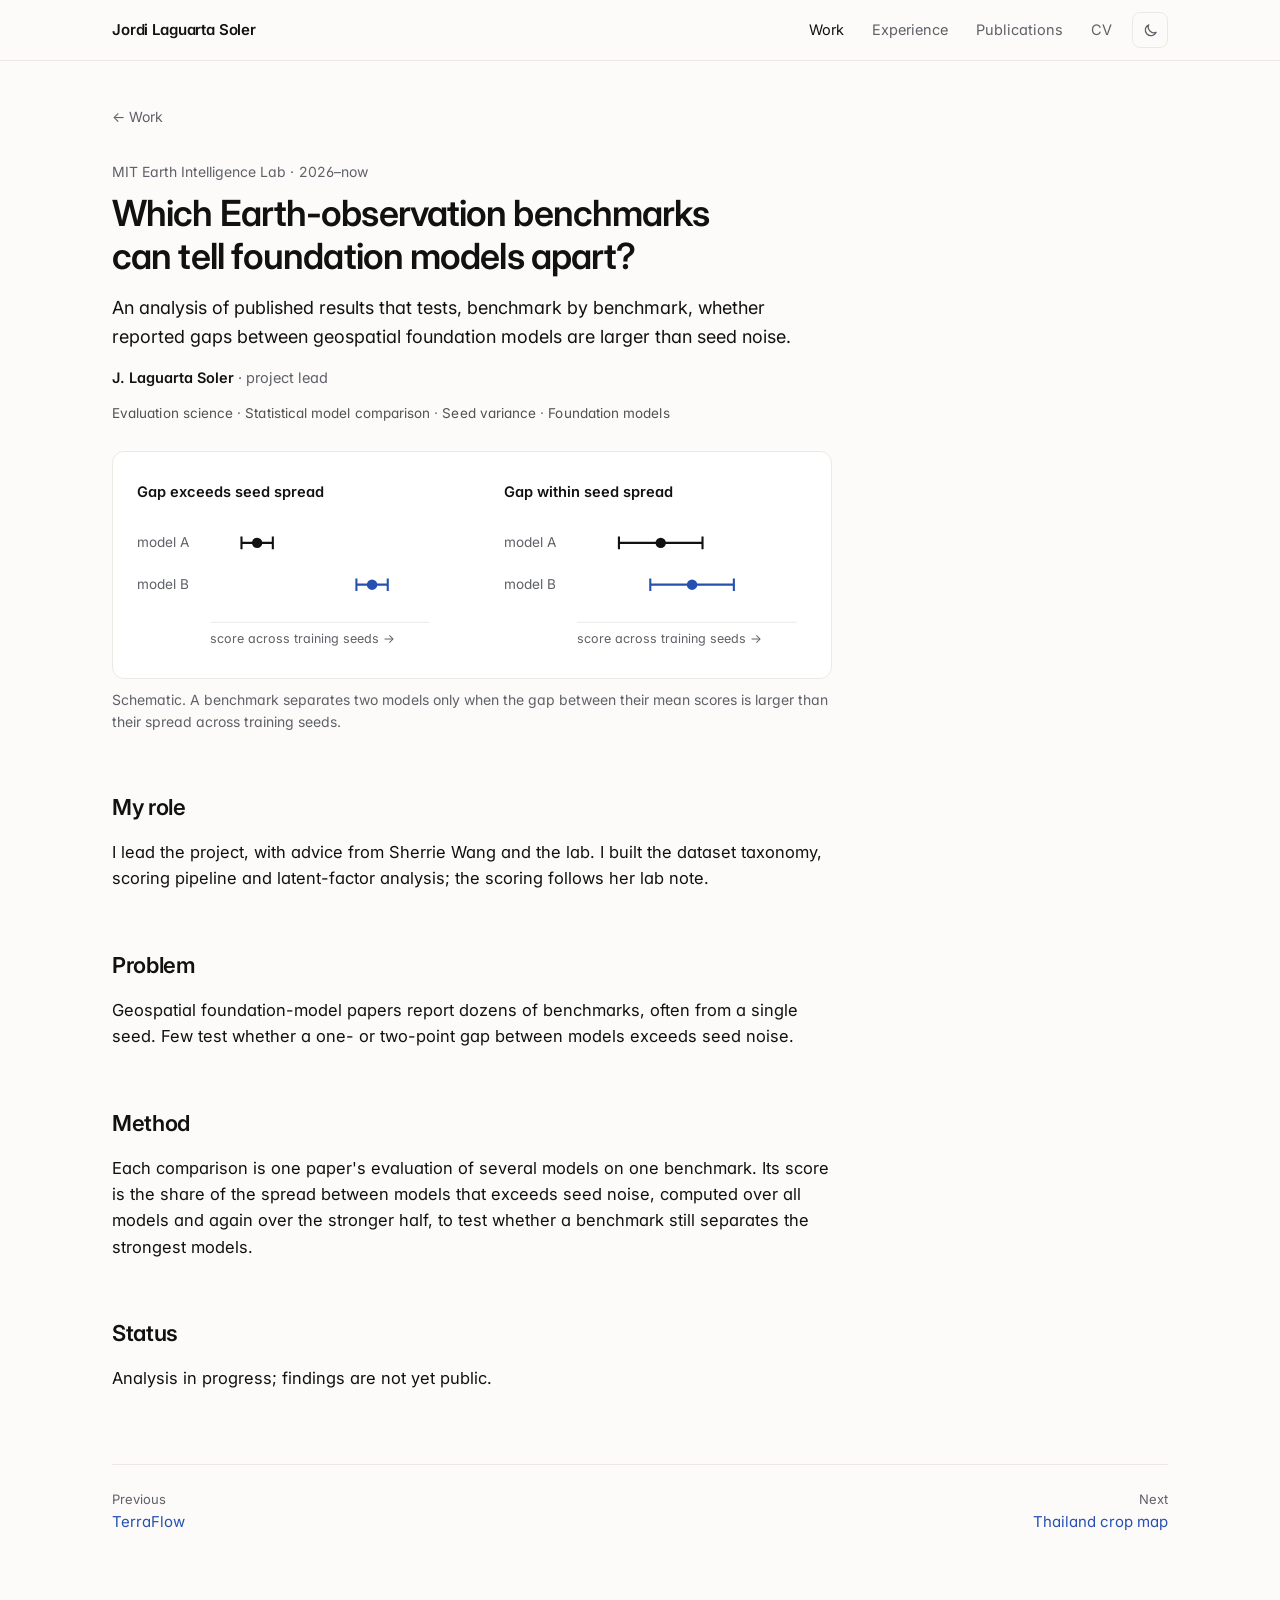
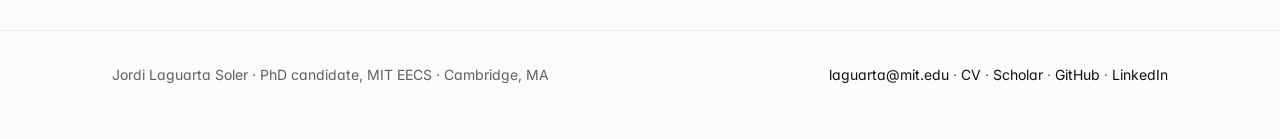
<file: benchmark-reliability.html>
<!doctype html>
<html lang="en">
<head>
<meta charset="utf-8">
<meta name="viewport" content="width=device-width, initial-scale=1, viewport-fit=cover">
<style>:root{padding-top:env(safe-area-inset-top,0px);padding-bottom:env(safe-area-inset-bottom,0px)}[hidden]{display:none!important}</style>
<script>try{if(localStorage.getItem("theme")==="dark")document.documentElement.setAttribute("data-theme","dark")}catch(e){}</script>
<title>Geospatial benchmark reliability · Jordi Laguarta Soler</title>
<meta name="description" content="An analysis of published results that tests, benchmark by benchmark, whether reported gaps between geospatial foundation models are larger than seed noise.">
<meta property="og:type" content="article"><meta property="og:site_name" content="Jordi Laguarta Soler"><meta property="og:title" content="Geospatial benchmark reliability · Jordi Laguarta Soler"><meta property="og:description" content="An analysis of published results that tests, benchmark by benchmark, whether reported gaps between geospatial foundation models are larger than seed noise."><meta property="og:url" content="https://jordi-laguarta-soler.com/benchmark-reliability.html"><link rel="canonical" href="https://jordi-laguarta-soler.com/benchmark-reliability.html"><meta property="og:image" content="https://jordi-laguarta-soler.com/assets/og.jpg"><meta property="og:image:width" content="1200"><meta property="og:image:height" content="630"><meta property="og:image:alt" content="Jordi Laguarta Soler, PhD candidate at MIT EECS and Microsoft Research intern (2024), beside a 10 m crop-type map of India."><meta name="twitter:card" content="summary_large_image"><link rel="icon" href="assets/favicon.svg" type="image/svg+xml"><link rel="apple-touch-icon" href="assets/apple-touch-icon.png"><meta name="color-scheme" content="light"><meta name="theme-color" content="#FCFBF9">
<link rel="preconnect" href="https://fonts.googleapis.com"><link rel="preconnect" href="https://fonts.gstatic.com" crossorigin><link rel="stylesheet" href="https://fonts.googleapis.com/css2?family=Inter:wght@400;500;600&display=swap">
<link rel="stylesheet" href="style.css">

</head>
<body>
<a class="skip" href="#main">Skip to content</a>
<nav class="nav" aria-label="Site"><div class="wrap">
<a class="brand" href="./">Jordi Laguarta Soler</a>
<div class="nav-r"><ul class="links" id="navlinks"><li><a href="work.html" aria-current="true">Work</a></li><li><a href="./#experience">Experience</a></li><li><a href="publications.html">Publications</a></li><li><a href="assets/Jordi_Laguarta_Soler_CV.pdf" target="_blank" rel="noopener">CV</a></li></ul>
<button class="theme-btn" type="button" aria-label="Dark mode" aria-pressed="false" title="Dark mode"><svg class="i-moon" viewBox="0 0 24 24" aria-hidden="true" focusable="false"><path d="M20 14.5A8 8 0 0 1 9.5 4a8 8 0 1 0 10.5 10.5z"/></svg><svg class="i-sun" viewBox="0 0 24 24" aria-hidden="true" focusable="false"><circle cx="12" cy="12" r="4"/><path d="M12 2v2M12 20v2M4.9 4.9l1.4 1.4M17.7 17.7l1.4 1.4M2 12h2M20 12h2M4.9 19.1l1.4-1.4M17.7 6.3l1.4-1.4"/></svg></button>
<button class="menu-btn" type="button" aria-expanded="false" aria-controls="navlinks">Menu</button></div>
</div></nav>
<main id="main" tabindex="-1">
<article class="page"><div class="wrap">
<a class="back" href="work.html">← Work</a>
<div class="prose-col"><p class="eyebrow"><span>MIT Earth Intelligence Lab</span><span class="sr-only"> · </span><span>2026–now</span></p><h1>Which Earth-observation benchmarks can tell foundation models apart?</h1><p class="lede">An analysis of published results that tests, benchmark by benchmark, whether reported gaps between geospatial foundation models are larger than seed noise.</p><p class="authors"><b>J.&nbsp;Laguarta Soler</b>&nbsp;· project lead</p><p class="tags"><span class="sr-only">Skills: </span><span>Evaluation science</span><span class="sr-only">, </span><span>Statistical model comparison</span><span class="sr-only">, </span><span>Seed variance</span><span class="sr-only">, </span><span>Foundation models</span></p></div>
<figure class="figwide eo-fig"><div class="frame eo-schem"><svg viewBox="0 0 290 170" aria-hidden="true" focusable="false"><text x="0" y="20" style="font-size:14px;font-weight:600;fill:var(--ink)">Gap exceeds seed spread</text><line x1="70" y1="140" x2="280" y2="140" style="stroke:var(--rule)"/><text x="0" y="68" style="font-size:13px;fill:var(--grey)">model A</text><path d="M100 58v12M100 64H130M130 58v12" style="fill:none;stroke:var(--ink);stroke-width:2"/><circle cx="115" cy="64" r="5" style="fill:var(--ink)"/><text x="0" y="108" style="font-size:13px;fill:var(--grey)">model B</text><path d="M210 98v12M210 104H240M240 98v12" style="fill:none;stroke:var(--link);stroke-width:2"/><circle cx="225" cy="104" r="5" style="fill:var(--link)"/><text x="70" y="160" style="font-size:12px;fill:var(--grey)">score across training seeds →</text></svg><svg viewBox="0 0 290 170" aria-hidden="true" focusable="false"><text x="0" y="20" style="font-size:14px;font-weight:600;fill:var(--ink)">Gap within seed spread</text><line x1="70" y1="140" x2="280" y2="140" style="stroke:var(--rule)"/><text x="0" y="68" style="font-size:13px;fill:var(--grey)">model A</text><path d="M110 58v12M110 64H190M190 58v12" style="fill:none;stroke:var(--ink);stroke-width:2"/><circle cx="150" cy="64" r="5" style="fill:var(--ink)"/><text x="0" y="108" style="font-size:13px;fill:var(--grey)">model B</text><path d="M140 98v12M140 104H220M220 98v12" style="fill:none;stroke:var(--link);stroke-width:2"/><circle cx="180" cy="104" r="5" style="fill:var(--link)"/><text x="70" y="160" style="font-size:12px;fill:var(--grey)">score across training seeds →</text></svg></div><figcaption class="figcap">Schematic. A benchmark separates two models only when the gap between their mean scores is larger than their spread across training seeds.</figcaption></figure>
<div class="prose-col"><h2>My role</h2><p>I lead the project, with advice from Sherrie Wang and the lab. I built the dataset taxonomy, scoring pipeline and latent-factor analysis; the scoring follows her lab note.</p><h2>Problem</h2><p>Geospatial foundation-model papers report dozens of benchmarks, often from a single seed. Few test whether a one- or two-point gap between models exceeds seed noise.</p><h2>Method</h2><p>Each comparison is one paper's evaluation of several models on one benchmark. Its score is the share of the spread between models that exceeds seed noise, computed over all models and again over the stronger half, to test whether a benchmark still separates the strongest models.</p><h2>Status</h2><p>Analysis in progress; findings are not yet public.</p></div>
<nav class="pager" aria-label="More projects"><a href="terraflow.html"><span>Previous</span>TerraFlow</a><a href="thailand-crop-map.html" style="text-align:right"><span>Next</span>Thailand crop map</a></nav>
</div></article>
</main>
<footer><div class="wrap"><span><span class="ft-name">Jordi Laguarta Soler</span><span class="ft-sep" aria-hidden="true"> · </span>PhD candidate, MIT&nbsp;EECS · Cambridge,&nbsp;MA</span><span><a href="mailto:laguarta@mit.edu">laguarta@mit.edu</a><span class="ft-sep2"> · </span><span class="ft-links"><a href="assets/Jordi_Laguarta_Soler_CV.pdf" target="_blank" rel="noopener">CV</a> · <a href="https://scholar.google.com/citations?hl=en&amp;user=KCnNCT8AAAAJ" target="_blank" rel="noopener">Scholar</a> · <a href="https://github.com/thampatron" target="_blank" rel="noopener">GitHub</a> · <a href="https://www.linkedin.com/in/jordi-laguarta-soler" target="_blank" rel="noopener">LinkedIn</a></span></span></div></footer>
<script src="map.js"></script>
</body>
</html>
</file>
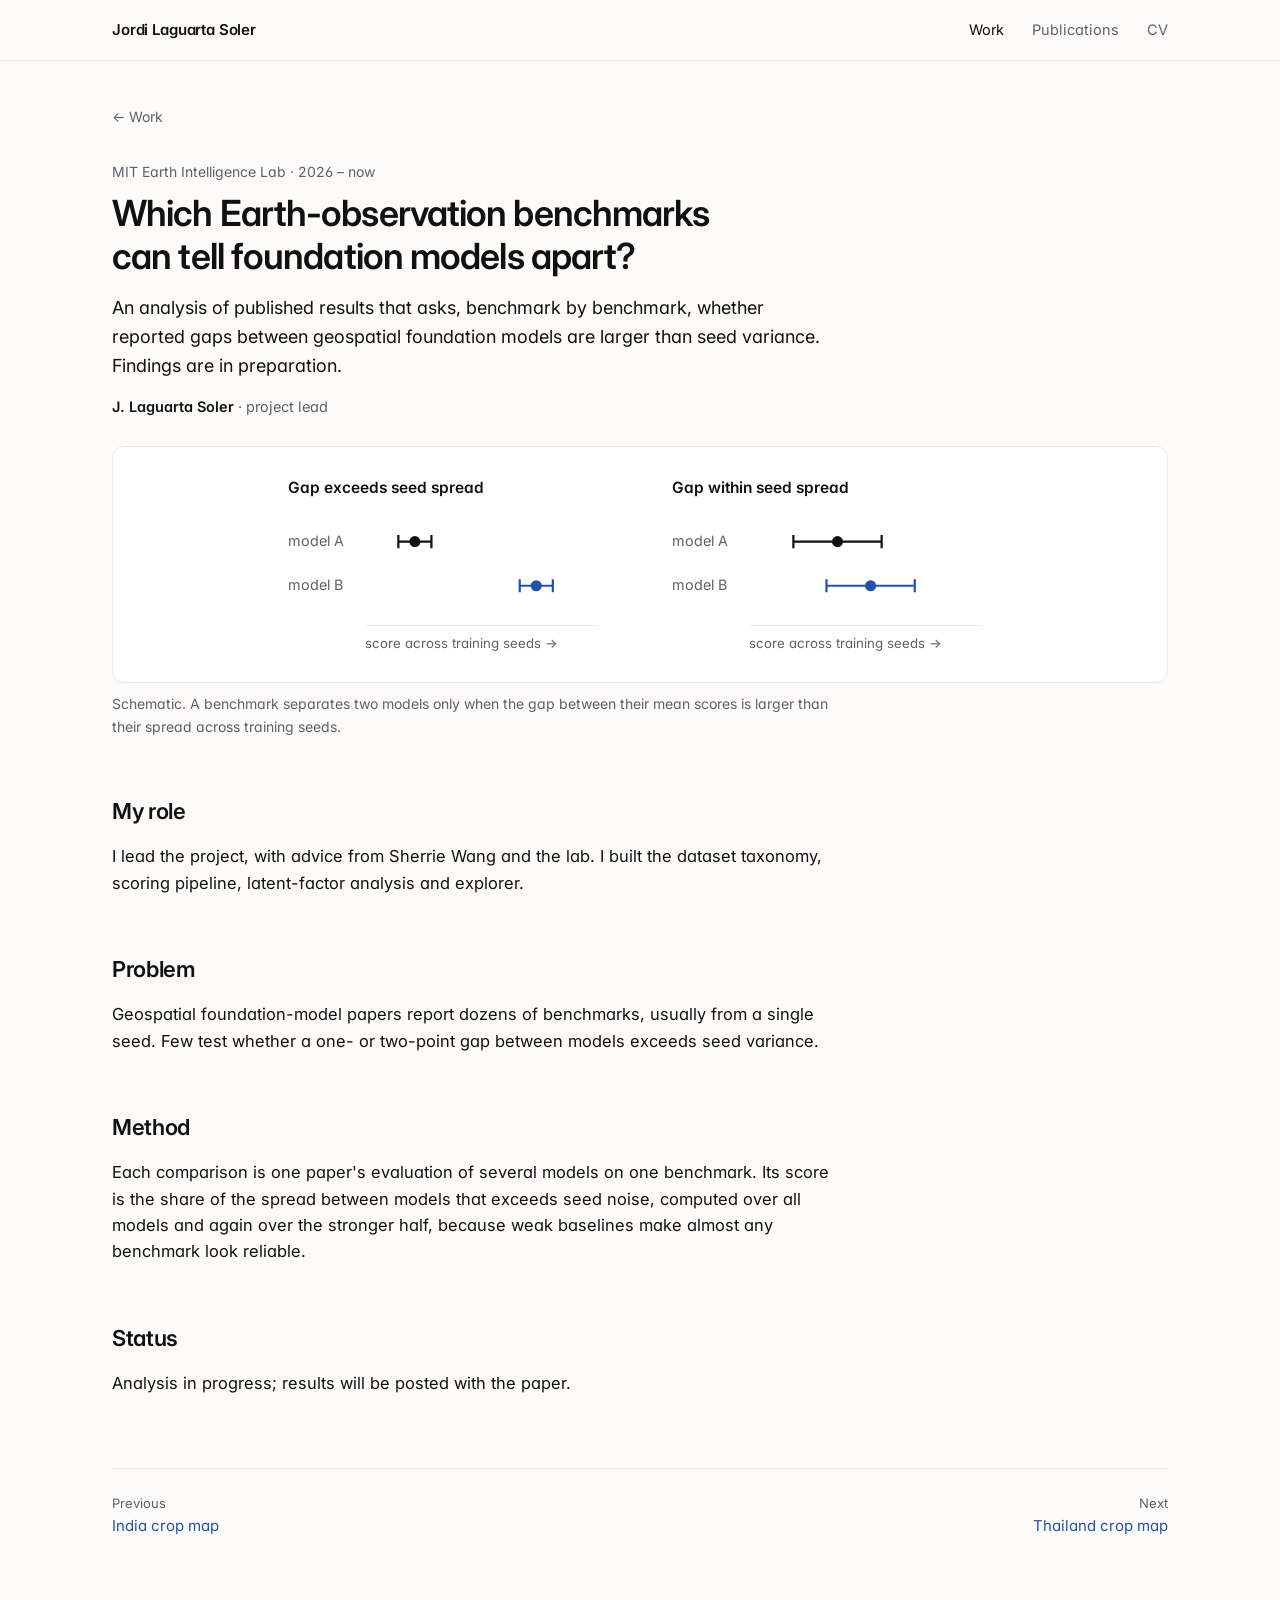
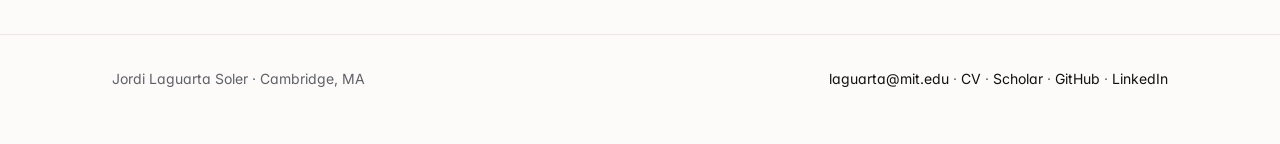
<file: eoarena.html>
<!doctype html>
<html lang="en">
<head>
<meta charset="utf-8">
<meta name="viewport" content="width=device-width, initial-scale=1, viewport-fit=cover">
<style>:root{padding-top:env(safe-area-inset-top,0px);padding-bottom:env(safe-area-inset-bottom,0px)}[hidden]{display:none!important}</style>
<title>Benchmark reliability · Jordi Laguarta Soler</title>
<meta name="description" content="An analysis of published results that asks, benchmark by benchmark, whether reported gaps between geospatial foundation models are larger than seed variance. Findings are in preparation.">
<meta property="og:type" content="website"><meta property="og:title" content="Benchmark reliability · Jordi Laguarta Soler"><meta property="og:description" content="An analysis of published results that asks, benchmark by benchmark, whether reported gaps between geospatial foundation models are larger than seed variance. Findings are in preparation."><meta property="og:url" content="https://thampatron.github.io/jordi-laguarta-soler/eoarena.html"><link rel="canonical" href="https://thampatron.github.io/jordi-laguarta-soler/eoarena.html"><meta property="og:image" content="https://thampatron.github.io/jordi-laguarta-soler/assets/og.jpg"><meta property="og:image:width" content="1200"><meta property="og:image:height" content="630"><meta name="twitter:card" content="summary_large_image"><link rel="icon" href="assets/favicon.svg" type="image/svg+xml"><meta name="color-scheme" content="light dark"><meta name="theme-color" content="#F4F2EC" media="(prefers-color-scheme: light)"><meta name="theme-color" content="#0E1013" media="(prefers-color-scheme: dark)">
<link rel="preconnect" href="https://fonts.googleapis.com"><link rel="preconnect" href="https://fonts.gstatic.com" crossorigin><link rel="stylesheet" href="https://fonts.googleapis.com/css2?family=Inter:wght@400;500;600&display=swap">
<link rel="stylesheet" href="style.css">

</head>
<body>
<nav class="nav" aria-label="Site"><div class="wrap">
<a class="brand" href="index.html">Jordi Laguarta Soler</a>
<button class="menu-btn" type="button" aria-expanded="false" aria-controls="navlinks">Menu</button>
<ul class="links" id="navlinks"><li><a href="work.html" aria-current="page">Work</a></li><li><a href="publications.html">Publications</a></li><li><a href="assets/Jordi_Laguarta_Soler_CV.pdf" target="_blank" rel="noopener">CV</a></li></ul>
</div></nav>
<main>
<article class="page"><div class="wrap">
<a class="back" href="work.html">← Work</a>
<div class="prose-col"><p class="eyebrow">MIT Earth Intelligence Lab · 2026 – now</p><h1>Which Earth-observation benchmarks can tell foundation models apart?</h1><p class="lede">An analysis of published results that asks, benchmark by benchmark, whether reported gaps between geospatial foundation models are larger than seed variance. Findings are in preparation.</p><p class="authors"><b>J. Laguarta Soler</b> · project lead</p></div>
<figure class="figwide"><div class="frame eo-schem"><svg viewBox="0 0 290 170" aria-hidden="true" focusable="false"><text x="0" y="20" style="font-size:14px;font-weight:600;fill:var(--ink)">Gap exceeds seed spread</text><line x1="70" y1="140" x2="280" y2="140" style="stroke:var(--rule)"/><text x="0" y="68" style="font-size:13px;fill:var(--grey)">model A</text><path d="M100 58v12M100 64H130M130 58v12" style="fill:none;stroke:var(--ink);stroke-width:2"/><circle cx="115" cy="64" r="5" style="fill:var(--ink)"/><text x="0" y="108" style="font-size:13px;fill:var(--grey)">model B</text><path d="M210 98v12M210 104H240M240 98v12" style="fill:none;stroke:var(--link);stroke-width:2"/><circle cx="225" cy="104" r="5" style="fill:var(--link)"/><text x="70" y="160" style="font-size:12px;fill:var(--grey)">score across training seeds →</text></svg><svg viewBox="0 0 290 170" aria-hidden="true" focusable="false"><text x="0" y="20" style="font-size:14px;font-weight:600;fill:var(--ink)">Gap within seed spread</text><line x1="70" y1="140" x2="280" y2="140" style="stroke:var(--rule)"/><text x="0" y="68" style="font-size:13px;fill:var(--grey)">model A</text><path d="M110 58v12M110 64H190M190 58v12" style="fill:none;stroke:var(--ink);stroke-width:2"/><circle cx="150" cy="64" r="5" style="fill:var(--ink)"/><text x="0" y="108" style="font-size:13px;fill:var(--grey)">model B</text><path d="M140 98v12M140 104H220M220 98v12" style="fill:none;stroke:var(--link);stroke-width:2"/><circle cx="180" cy="104" r="5" style="fill:var(--link)"/><text x="70" y="160" style="font-size:12px;fill:var(--grey)">score across training seeds →</text></svg></div><figcaption class="figcap">Schematic. A benchmark separates two models only when the gap between their mean scores is larger than their spread across training seeds.</figcaption></figure>
<div class="prose-col"><h2>My role</h2><p>I lead the project, with advice from Sherrie Wang and the lab. I built the dataset taxonomy, scoring pipeline, latent-factor analysis and explorer.</p><h2>Problem</h2><p>Geospatial foundation-model papers report dozens of benchmarks, usually from a single seed. Few test whether a one- or two-point gap between models exceeds seed variance.</p><h2>Method</h2><p>Each comparison is one paper's evaluation of several models on one benchmark. Its score is the share of the spread between models that exceeds seed noise, computed over all models and again over the stronger half, because weak baselines make almost any benchmark look reliable.</p><h2>Status</h2><p>Analysis in progress; results will be posted with the paper.</p></div>
<nav class="pager" aria-label="More projects"><a href="india-crop-map.html"><span>Previous</span>India crop map</a><a href="thailand-crop-map.html" style="text-align:right"><span>Next</span>Thailand crop map</a></nav>
</div></article>
</main>
<footer><div class="wrap"><span>Jordi Laguarta Soler · Cambridge, MA</span><span><a href="mailto:laguarta@mit.edu">laguarta@mit.edu</a> · <a href="assets/Jordi_Laguarta_Soler_CV.pdf" target="_blank" rel="noopener">CV</a> · <a href="https://scholar.google.com/citations?hl=en&amp;user=KCnNCT8AAAAJ" target="_blank" rel="noopener">Scholar</a> · <a href="https://github.com/thampatron" target="_blank" rel="noopener">GitHub</a> · <a href="https://www.linkedin.com/in/jordi-laguarta-soler" target="_blank" rel="noopener">LinkedIn</a></span></div></footer>
<script src="map.js"></script>
</body>
</html>
</file>
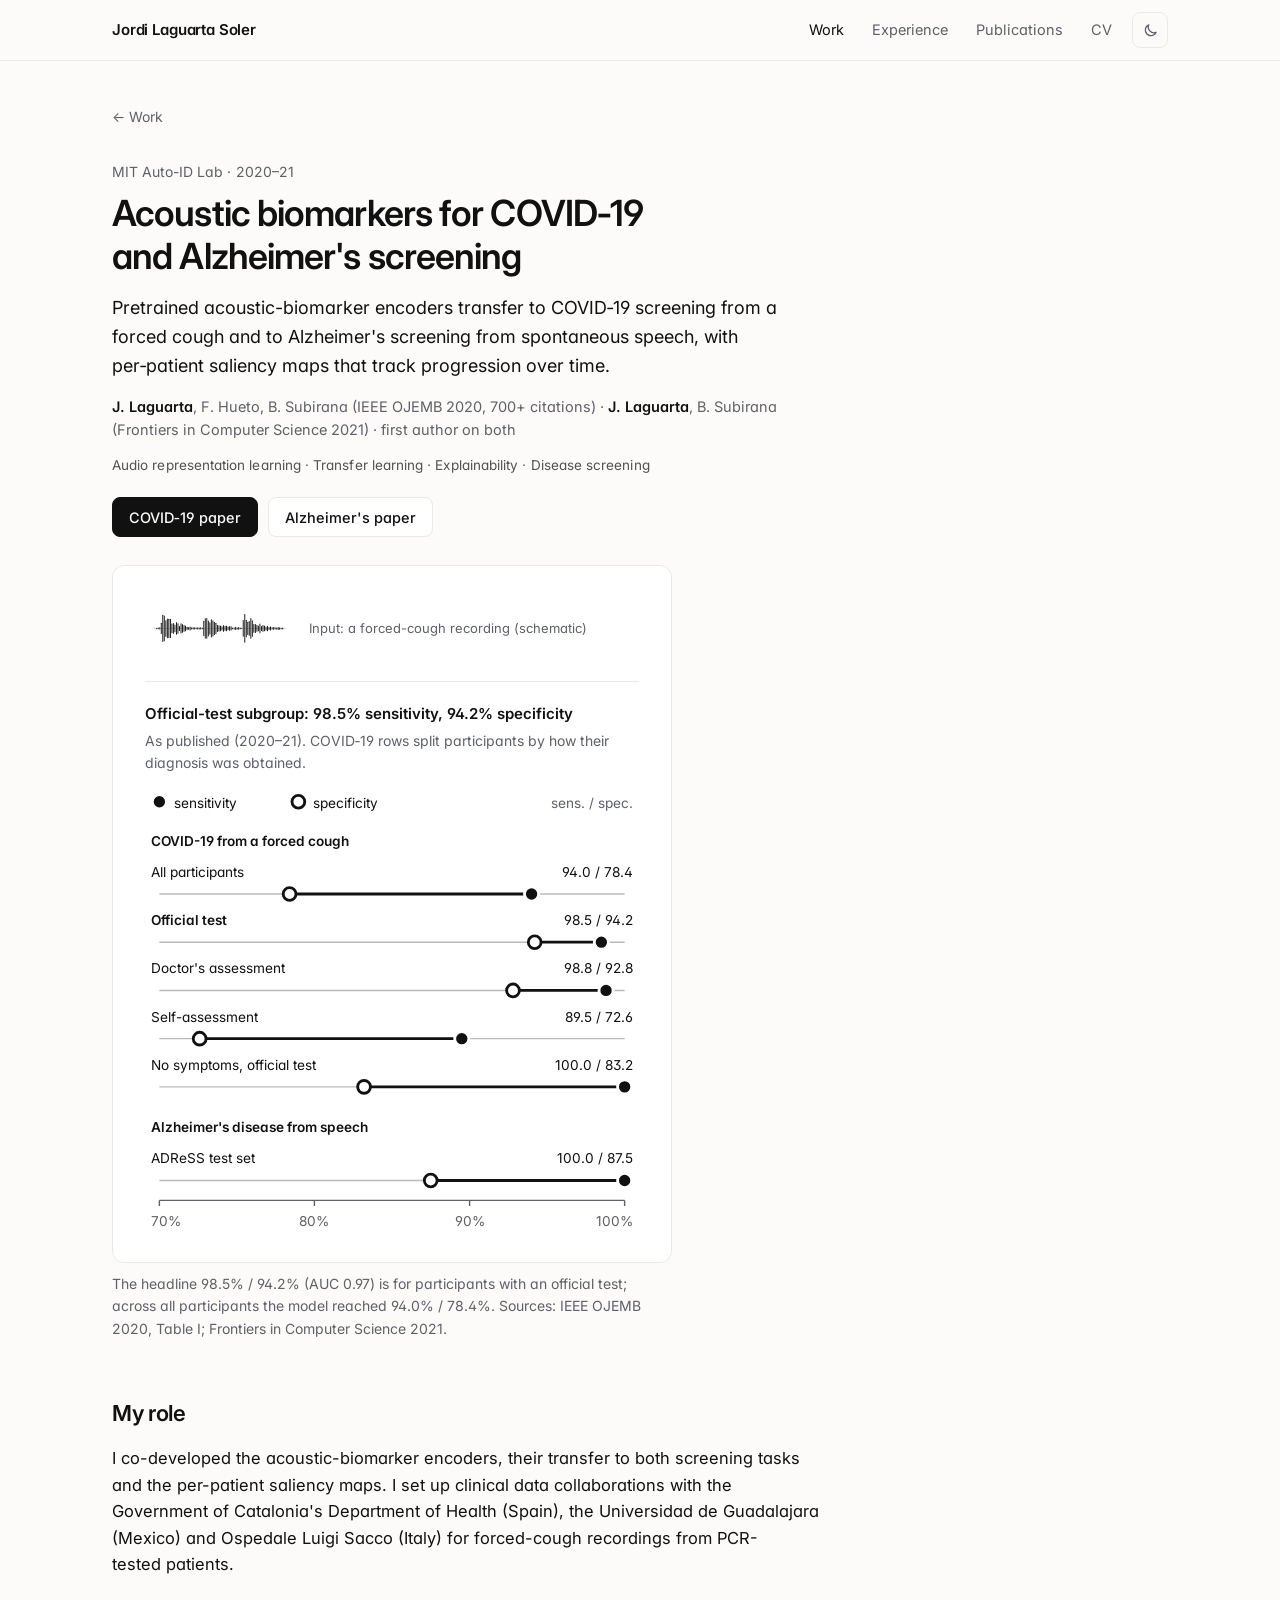
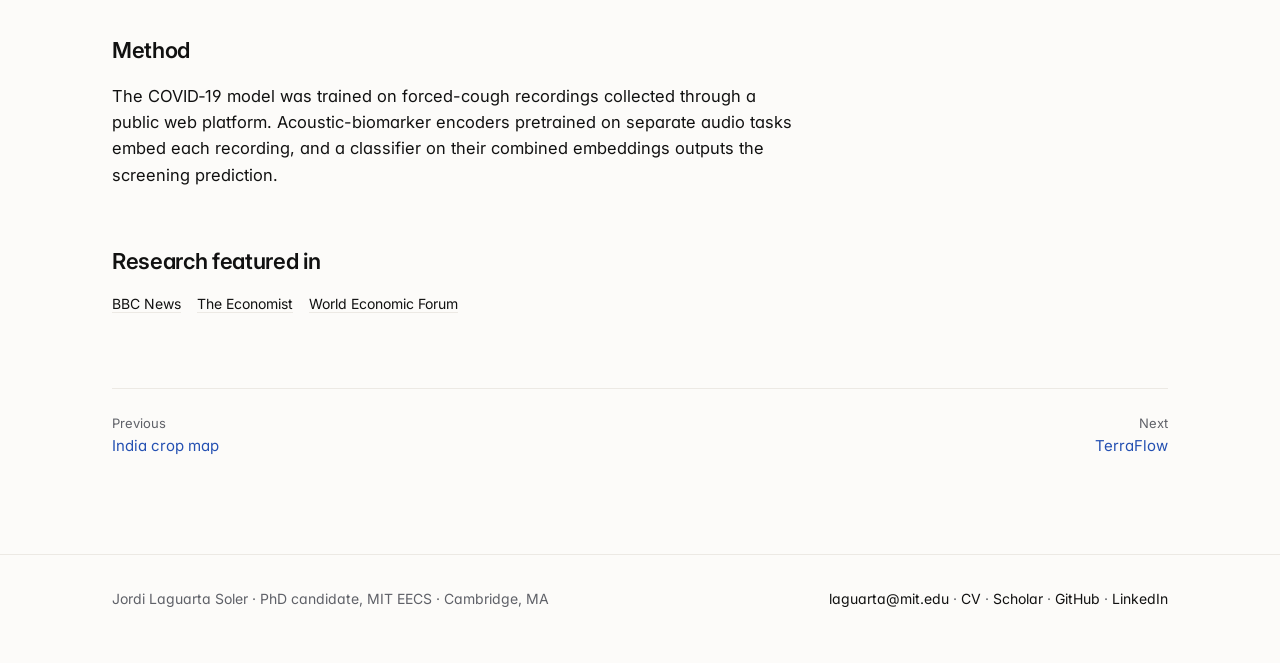
<file: health-audio.html>
<!doctype html>
<html lang="en">
<head>
<meta charset="utf-8">
<meta name="viewport" content="width=device-width, initial-scale=1, viewport-fit=cover">
<style>:root{padding-top:env(safe-area-inset-top,0px);padding-bottom:env(safe-area-inset-bottom,0px)}[hidden]{display:none!important}</style>
<script>try{if(localStorage.getItem("theme")==="dark")document.documentElement.setAttribute("data-theme","dark")}catch(e){}</script>
<title>Audio ML for COVID-19 and Alzheimer's · Jordi Laguarta Soler</title>
<meta name="description" content="Pretrained acoustic-biomarker encoders transfer to COVID-19 screening from coughs and Alzheimer's screening from speech, with per-patient saliency maps.">
<meta property="og:type" content="article"><meta property="og:site_name" content="Jordi Laguarta Soler"><meta property="og:title" content="Audio ML for COVID-19 and Alzheimer's · Jordi Laguarta Soler"><meta property="og:description" content="Pretrained acoustic-biomarker encoders transfer to COVID-19 screening from coughs and Alzheimer's screening from speech, with per-patient saliency maps."><meta property="og:url" content="https://jordi-laguarta-soler.com/health-audio.html"><link rel="canonical" href="https://jordi-laguarta-soler.com/health-audio.html"><meta property="og:image" content="https://jordi-laguarta-soler.com/assets/og-health-audio.jpg"><meta property="og:image:width" content="1200"><meta property="og:image:height" content="630"><meta property="og:image:alt" content="Jordi Laguarta Soler, PhD candidate at MIT EECS, beside a chart of reported sensitivity and specificity for COVID-19 and Alzheimer's screening."><meta name="twitter:card" content="summary_large_image"><link rel="icon" href="assets/favicon.svg" type="image/svg+xml"><link rel="apple-touch-icon" href="assets/apple-touch-icon.png"><meta name="color-scheme" content="light"><meta name="theme-color" content="#FCFBF9">
<link rel="preconnect" href="https://fonts.googleapis.com"><link rel="preconnect" href="https://fonts.gstatic.com" crossorigin><link rel="stylesheet" href="https://fonts.googleapis.com/css2?family=Inter:wght@400;500;600&display=swap">
<link rel="stylesheet" href="style.css">

</head>
<body>
<a class="skip" href="#main">Skip to content</a>
<nav class="nav" aria-label="Site"><div class="wrap">
<a class="brand" href="./">Jordi Laguarta Soler</a>
<div class="nav-r"><ul class="links" id="navlinks"><li><a href="work.html" aria-current="true">Work</a></li><li><a href="./#experience">Experience</a></li><li><a href="publications.html">Publications</a></li><li><a href="assets/Jordi_Laguarta_Soler_CV.pdf" target="_blank" rel="noopener">CV</a></li></ul>
<button class="theme-btn" type="button" aria-label="Dark mode" aria-pressed="false" title="Dark mode"><svg class="i-moon" viewBox="0 0 24 24" aria-hidden="true" focusable="false"><path d="M20 14.5A8 8 0 0 1 9.5 4a8 8 0 1 0 10.5 10.5z"/></svg><svg class="i-sun" viewBox="0 0 24 24" aria-hidden="true" focusable="false"><circle cx="12" cy="12" r="4"/><path d="M12 2v2M12 20v2M4.9 4.9l1.4 1.4M17.7 17.7l1.4 1.4M2 12h2M20 12h2M4.9 19.1l1.4-1.4M17.7 6.3l1.4-1.4"/></svg></button>
<button class="menu-btn" type="button" aria-expanded="false" aria-controls="navlinks">Menu</button></div>
</div></nav>
<main id="main" tabindex="-1">
<article class="page"><div class="wrap">
<a class="back" href="work.html">← Work</a>
<div class="prose-col"><p class="eyebrow"><span>MIT Auto-ID Lab</span><span class="sr-only"> · </span><span>2020–21</span></p><h1>Acoustic biomarkers for COVID&#8209;19 and Alzheimer's screening</h1><p class="lede">Pretrained acoustic-biomarker encoders transfer to COVID&#8209;19 screening from a forced cough and to Alzheimer's screening from spontaneous speech, with per&#8209;patient saliency maps that track progression over time.</p><p class="authors"><b>J.&nbsp;Laguarta</b>, F.&nbsp;Hueto, B.&nbsp;Subirana (IEEE&nbsp;OJEMB 2020, 700+ citations)&nbsp;· <b>J.&nbsp;Laguarta</b>, B.&nbsp;Subirana (Frontiers in Computer Science 2021)&nbsp;· first&nbsp;author on both</p><p class="tags"><span class="sr-only">Skills: </span><span>Audio representation learning</span><span class="sr-only">, </span><span>Transfer learning</span><span class="sr-only">, </span><span>Explainability</span><span class="sr-only">, </span><span>Disease screening</span></p><div class="actions"><a class="btn primary" href="https://pmc.ncbi.nlm.nih.gov/articles/PMC8545024/" target="_blank" rel="noopener">COVID&#8209;19 paper</a><a class="btn" href="https://www.frontiersin.org/articles/10.3389/fcomp.2021.624694/full" target="_blank" rel="noopener">Alzheimer's paper</a></div></div>
<figure class="figwide figsplit"><div class="frame">
<div class="fs-side"><svg class="fs-wave" viewBox="0 0 240 110" aria-hidden="true" focusable="false"><line class="ax" x1="14" y1="55" x2="226" y2="55"/><rect class="inkf" x="18.0" y="53.8" width="1.5" height="2.4" rx="0.8"/><rect class="inkf" x="20.4" y="53.7" width="1.5" height="2.7" rx="0.8"/><rect class="inkf" x="22.9" y="53.3" width="1.5" height="3.4" rx="0.8"/><rect class="inkf" x="25.3" y="46.1" width="1.5" height="17.9" rx="0.8"/><rect class="inkf" x="27.7" y="33.3" width="1.5" height="43.5" rx="0.8"/><rect class="inkf" x="30.1" y="34.3" width="1.5" height="41.4" rx="0.8"/><rect class="inkf" x="32.6" y="41.8" width="1.5" height="26.5" rx="0.8"/><rect class="inkf" x="35.0" y="39.2" width="1.5" height="31.5" rx="0.8"/><rect class="inkf" x="37.4" y="39.6" width="1.5" height="30.8" rx="0.8"/><rect class="inkf" x="39.9" y="39.6" width="1.5" height="30.8" rx="0.8"/><rect class="inkf" x="42.3" y="47.2" width="1.5" height="15.6" rx="0.8"/><rect class="inkf" x="44.7" y="46.4" width="1.5" height="17.2" rx="0.8"/><rect class="inkf" x="47.1" y="48.7" width="1.5" height="12.5" rx="0.8"/><rect class="inkf" x="49.6" y="44.9" width="1.5" height="20.2" rx="0.8"/><rect class="inkf" x="52.0" y="46.6" width="1.5" height="16.8" rx="0.8"/><rect class="inkf" x="54.4" y="50.7" width="1.5" height="8.6" rx="0.8"/><rect class="inkf" x="56.9" y="46.9" width="1.5" height="16.1" rx="0.8"/><rect class="inkf" x="59.3" y="47.8" width="1.5" height="14.3" rx="0.8"/><rect class="inkf" x="61.7" y="49.7" width="1.5" height="10.6" rx="0.8"/><rect class="inkf" x="64.1" y="50.4" width="1.5" height="9.3" rx="0.8"/><rect class="inkf" x="66.6" y="52.2" width="1.5" height="5.7" rx="0.8"/><rect class="inkf" x="69.0" y="52.8" width="1.5" height="4.3" rx="0.8"/><rect class="inkf" x="71.4" y="51.9" width="1.5" height="6.3" rx="0.8"/><rect class="inkf" x="73.9" y="53.2" width="1.5" height="3.7" rx="0.8"/><rect class="inkf" x="76.3" y="53.1" width="1.5" height="3.8" rx="0.8"/><rect class="inkf" x="78.7" y="53.2" width="1.5" height="3.6" rx="0.8"/><rect class="inkf" x="81.1" y="53.7" width="1.5" height="2.6" rx="0.8"/><rect class="inkf" x="83.6" y="53.3" width="1.5" height="3.5" rx="0.8"/><rect class="inkf" x="86.0" y="53.5" width="1.5" height="3.1" rx="0.8"/><rect class="inkf" x="88.4" y="53.2" width="1.5" height="3.6" rx="0.8"/><rect class="inkf" x="90.9" y="53.7" width="1.5" height="2.6" rx="0.8"/><rect class="inkf" x="93.3" y="42.8" width="1.5" height="24.3" rx="0.8"/><rect class="inkf" x="95.7" y="38.6" width="1.5" height="32.7" rx="0.8"/><rect class="inkf" x="98.1" y="38.5" width="1.5" height="33.0" rx="0.8"/><rect class="inkf" x="100.6" y="42.3" width="1.5" height="25.5" rx="0.8"/><rect class="inkf" x="103.0" y="45.2" width="1.5" height="19.7" rx="0.8"/><rect class="inkf" x="105.4" y="40.4" width="1.5" height="29.2" rx="0.8"/><rect class="inkf" x="107.9" y="41.9" width="1.5" height="26.2" rx="0.8"/><rect class="inkf" x="110.3" y="44.2" width="1.5" height="21.5" rx="0.8"/><rect class="inkf" x="112.7" y="46.1" width="1.5" height="17.8" rx="0.8"/><rect class="inkf" x="115.1" y="49.1" width="1.5" height="11.8" rx="0.8"/><rect class="inkf" x="117.6" y="50.1" width="1.5" height="9.8" rx="0.8"/><rect class="inkf" x="120.0" y="50.3" width="1.5" height="9.3" rx="0.8"/><rect class="inkf" x="122.4" y="51.6" width="1.5" height="6.7" rx="0.8"/><rect class="inkf" x="124.9" y="49.6" width="1.5" height="10.7" rx="0.8"/><rect class="inkf" x="127.3" y="51.3" width="1.5" height="7.4" rx="0.8"/><rect class="inkf" x="129.7" y="50.5" width="1.5" height="9.1" rx="0.8"/><rect class="inkf" x="132.1" y="52.1" width="1.5" height="5.9" rx="0.8"/><rect class="inkf" x="134.6" y="51.1" width="1.5" height="7.8" rx="0.8"/><rect class="inkf" x="137.0" y="51.7" width="1.5" height="6.6" rx="0.8"/><rect class="inkf" x="139.4" y="53.6" width="1.5" height="2.9" rx="0.8"/><rect class="inkf" x="141.9" y="53.4" width="1.5" height="3.3" rx="0.8"/><rect class="inkf" x="144.3" y="52.5" width="1.5" height="4.9" rx="0.8"/><rect class="inkf" x="146.7" y="53.4" width="1.5" height="3.3" rx="0.8"/><rect class="inkf" x="149.1" y="52.9" width="1.5" height="4.1" rx="0.8"/><rect class="inkf" x="151.6" y="53.7" width="1.5" height="2.5" rx="0.8"/><rect class="inkf" x="154.0" y="54.1" width="1.5" height="1.7" rx="0.8"/><rect class="inkf" x="156.4" y="41.7" width="1.5" height="26.5" rx="0.8"/><rect class="inkf" x="158.9" y="32.0" width="1.5" height="45.9" rx="0.8"/><rect class="inkf" x="161.3" y="41.0" width="1.5" height="28.1" rx="0.8"/><rect class="inkf" x="163.7" y="44.5" width="1.5" height="21.0" rx="0.8"/><rect class="inkf" x="166.1" y="43.0" width="1.5" height="23.9" rx="0.8"/><rect class="inkf" x="168.6" y="38.4" width="1.5" height="33.3" rx="0.8"/><rect class="inkf" x="171.0" y="41.8" width="1.5" height="26.4" rx="0.8"/><rect class="inkf" x="173.4" y="48.0" width="1.5" height="14.1" rx="0.8"/><rect class="inkf" x="175.9" y="47.8" width="1.5" height="14.4" rx="0.8"/><rect class="inkf" x="178.3" y="49.4" width="1.5" height="11.1" rx="0.8"/><rect class="inkf" x="180.7" y="50.2" width="1.5" height="9.5" rx="0.8"/><rect class="inkf" x="183.1" y="47.1" width="1.5" height="15.7" rx="0.8"/><rect class="inkf" x="185.6" y="50.6" width="1.5" height="8.7" rx="0.8"/><rect class="inkf" x="188.0" y="49.6" width="1.5" height="10.8" rx="0.8"/><rect class="inkf" x="190.4" y="50.5" width="1.5" height="8.9" rx="0.8"/><rect class="inkf" x="192.9" y="51.8" width="1.5" height="6.4" rx="0.8"/><rect class="inkf" x="195.3" y="50.6" width="1.5" height="8.8" rx="0.8"/><rect class="inkf" x="197.7" y="52.6" width="1.5" height="4.8" rx="0.8"/><rect class="inkf" x="200.1" y="51.7" width="1.5" height="6.7" rx="0.8"/><rect class="inkf" x="202.6" y="53.1" width="1.5" height="3.8" rx="0.8"/><rect class="inkf" x="205.0" y="52.7" width="1.5" height="4.6" rx="0.8"/><rect class="inkf" x="207.4" y="53.3" width="1.5" height="3.4" rx="0.8"/><rect class="inkf" x="209.9" y="53.4" width="1.5" height="3.2" rx="0.8"/><rect class="inkf" x="212.3" y="52.6" width="1.5" height="4.8" rx="0.8"/><rect class="inkf" x="214.7" y="53.1" width="1.5" height="3.9" rx="0.8"/><rect class="inkf" x="217.1" y="53.8" width="1.5" height="2.4" rx="0.8"/><rect class="inkf" x="219.6" y="53.4" width="1.5" height="3.3" rx="0.8"/></svg><p class="fs-k">Input: a forced-cough recording (schematic)</p></div><div><p class="figtitle">Official-test subgroup: 98.5% sensitivity, 94.2%&nbsp;specificity</p><p class="figsub">As published (2020–21). COVID&#8209;19 rows split participants by how their diagnosis was obtained.</p>
<svg class="vz" viewBox="-14 0 368 314" role="img" aria-label="Sensitivity and specificity reported in the original papers. COVID-19 from a forced cough: all participants 94.0% sensitivity and 78.4% specificity; participants diagnosed by an official test 98.5% and 94.2%; by a doctor 98.8% and 92.8%; self-assessed 89.5% and 72.6%; participants with no symptoms and an official test 100% and 83.2%. Alzheimer's disease from speech, ADReSS test set: 100% and 87.5%."><title>Reported sensitivity and specificity by subgroup</title><circle class="vz-dot" cx="6" cy="9" r="5"/><text class="lab" x="16" y="13.5">sensitivity</text><circle class="vz-ring" cx="104" cy="9" r="4.5"/><text class="lab" x="114" y="13.5">specificity</text><text x="340" y="13.5" text-anchor="end">sens. / spec.</text><text class="vz-h" x="0" y="40">COVID-19 from a forced cough</text><g><title>All participants: sensitivity 94.0%, specificity 78.4%</title><text class="lab" x="0" y="62">All participants</text><text class="lab" x="340" y="62" text-anchor="end">94.0 / 78.4</text><line class="ax" x1="6" y1="74" x2="334" y2="74"/><line class="vz-err" x1="97.8" y1="74" x2="268.4" y2="74"/><circle class="vz-ring" cx="97.8" cy="74" r="4.5"/><circle class="vz-dot" cx="268.4" cy="74" r="5"/><rect x="0" y="48" width="340" height="34" fill="transparent"/></g><g><title>Official test: sensitivity 98.5%, specificity 94.2%</title><text class="lab vz-b" x="0" y="96">Official test</text><text class="lab" x="340" y="96" text-anchor="end">98.5 / 94.2</text><line class="ax" x1="6" y1="108" x2="334" y2="108"/><line class="vz-err" x1="270.6" y1="108" x2="317.6" y2="108"/><circle class="vz-ring" cx="270.6" cy="108" r="4.5"/><circle class="vz-dot" cx="317.6" cy="108" r="5"/><rect x="0" y="82" width="340" height="34" fill="transparent"/></g><g><title>Doctor's assessment: sensitivity 98.8%, specificity 92.8%</title><text class="lab" x="0" y="130">Doctor's assessment</text><text class="lab" x="340" y="130" text-anchor="end">98.8 / 92.8</text><line class="ax" x1="6" y1="142" x2="334" y2="142"/><line class="vz-err" x1="255.3" y1="142" x2="320.9" y2="142"/><circle class="vz-ring" cx="255.3" cy="142" r="4.5"/><circle class="vz-dot" cx="320.9" cy="142" r="5"/><rect x="0" y="116" width="340" height="34" fill="transparent"/></g><g><title>Self-assessment: sensitivity 89.5%, specificity 72.6%</title><text class="lab" x="0" y="164">Self-assessment</text><text class="lab" x="340" y="164" text-anchor="end">89.5 / 72.6</text><line class="ax" x1="6" y1="176" x2="334" y2="176"/><line class="vz-err" x1="34.4" y1="176" x2="219.2" y2="176"/><circle class="vz-ring" cx="34.4" cy="176" r="4.5"/><circle class="vz-dot" cx="219.2" cy="176" r="5"/><rect x="0" y="150" width="340" height="34" fill="transparent"/></g><g><title>No symptoms, official test: sensitivity 100.0%, specificity 83.2%</title><text class="lab" x="0" y="198">No symptoms, official test</text><text class="lab" x="340" y="198" text-anchor="end">100.0 / 83.2</text><line class="ax" x1="6" y1="210" x2="334" y2="210"/><line class="vz-err" x1="150.3" y1="210" x2="334.0" y2="210"/><circle class="vz-ring" cx="150.3" cy="210" r="4.5"/><circle class="vz-dot" cx="334.0" cy="210" r="5"/><rect x="0" y="184" width="340" height="34" fill="transparent"/></g><text class="vz-h" x="0" y="242">Alzheimer's disease from speech</text><g><title>ADReSS test set: sensitivity 100.0%, specificity 87.5%</title><text class="lab" x="0" y="264">ADReSS test set</text><text class="lab" x="340" y="264" text-anchor="end">100.0 / 87.5</text><line class="ax" x1="6" y1="276" x2="334" y2="276"/><line class="vz-err" x1="197.3" y1="276" x2="334.0" y2="276"/><circle class="vz-ring" cx="197.3" cy="276" r="4.5"/><circle class="vz-dot" cx="334.0" cy="276" r="5"/><rect x="0" y="250" width="340" height="34" fill="transparent"/></g><line class="vz-axis" x1="6" y1="290" x2="334" y2="290"/><line class="vz-axis" x1="6.0" y1="290" x2="6.0" y2="294"/><text x="0" y="308" text-anchor="start">70%</text><line class="vz-axis" x1="115.3" y1="290" x2="115.3" y2="294"/><text x="115.3" y="308" text-anchor="middle">80%</text><line class="vz-axis" x1="224.7" y1="290" x2="224.7" y2="294"/><text x="224.7" y="308" text-anchor="middle">90%</text><line class="vz-axis" x1="334.0" y1="290" x2="334.0" y2="294"/><text x="340" y="308" text-anchor="end">100%</text></svg></div></div><figcaption class="figcap">The headline 98.5% / 94.2% (AUC 0.97) is for participants with an official test; across all participants the model reached 94.0% / 78.4%. Sources: IEEE OJEMB 2020, Table I; Frontiers in Computer Science 2021.</figcaption></figure>
<div class="prose-col"><h2>My role</h2><p>I co-developed the acoustic-biomarker encoders, their transfer to both screening tasks and the per-patient saliency maps. I set up clinical data collaborations with the Government of Catalonia's Department of Health (Spain), the Universidad de Guadalajara (Mexico) and Ospedale Luigi Sacco (Italy) for forced-cough recordings from PCR-tested patients.</p><h2>Method</h2><p>The COVID&#8209;19 model was trained on forced-cough recordings collected through a public web platform. Acoustic-biomarker encoders pretrained on separate audio tasks embed each recording, and a classifier on their combined embeddings outputs the screening prediction.</p><h2>Research featured in</h2><p class="press"><a href="https://www.bbc.com/news/technology-54780460" target="_blank" rel="noopener">BBC News</a><a href="https://www.economist.com/podcasts/2020/12/02/testing-testing-can-mass-covid-19-testing-bring-infection-rates-down" target="_blank" rel="noopener">The Economist</a><a href="https://www.weforum.org/stories/2020/11/artificial-intelligence-model-detects-asymptomatic-covid-19-infections-through-cellphone-recorded-coughs/" target="_blank" rel="noopener">World Economic Forum</a></p></div>
<nav class="pager" aria-label="More projects"><a href="india-crop-map.html"><span>Previous</span>India crop map</a><a href="terraflow.html" style="text-align:right"><span>Next</span>TerraFlow</a></nav>
</div></article>
</main>
<footer><div class="wrap"><span><span class="ft-name">Jordi Laguarta Soler</span><span class="ft-sep" aria-hidden="true"> · </span>PhD candidate, MIT&nbsp;EECS · Cambridge,&nbsp;MA</span><span><a href="mailto:laguarta@mit.edu">laguarta@mit.edu</a><span class="ft-sep2"> · </span><span class="ft-links"><a href="assets/Jordi_Laguarta_Soler_CV.pdf" target="_blank" rel="noopener">CV</a> · <a href="https://scholar.google.com/citations?hl=en&amp;user=KCnNCT8AAAAJ" target="_blank" rel="noopener">Scholar</a> · <a href="https://github.com/thampatron" target="_blank" rel="noopener">GitHub</a> · <a href="https://www.linkedin.com/in/jordi-laguarta-soler" target="_blank" rel="noopener">LinkedIn</a></span></span></div></footer>
<script src="map.js"></script>
</body>
</html>
</file>
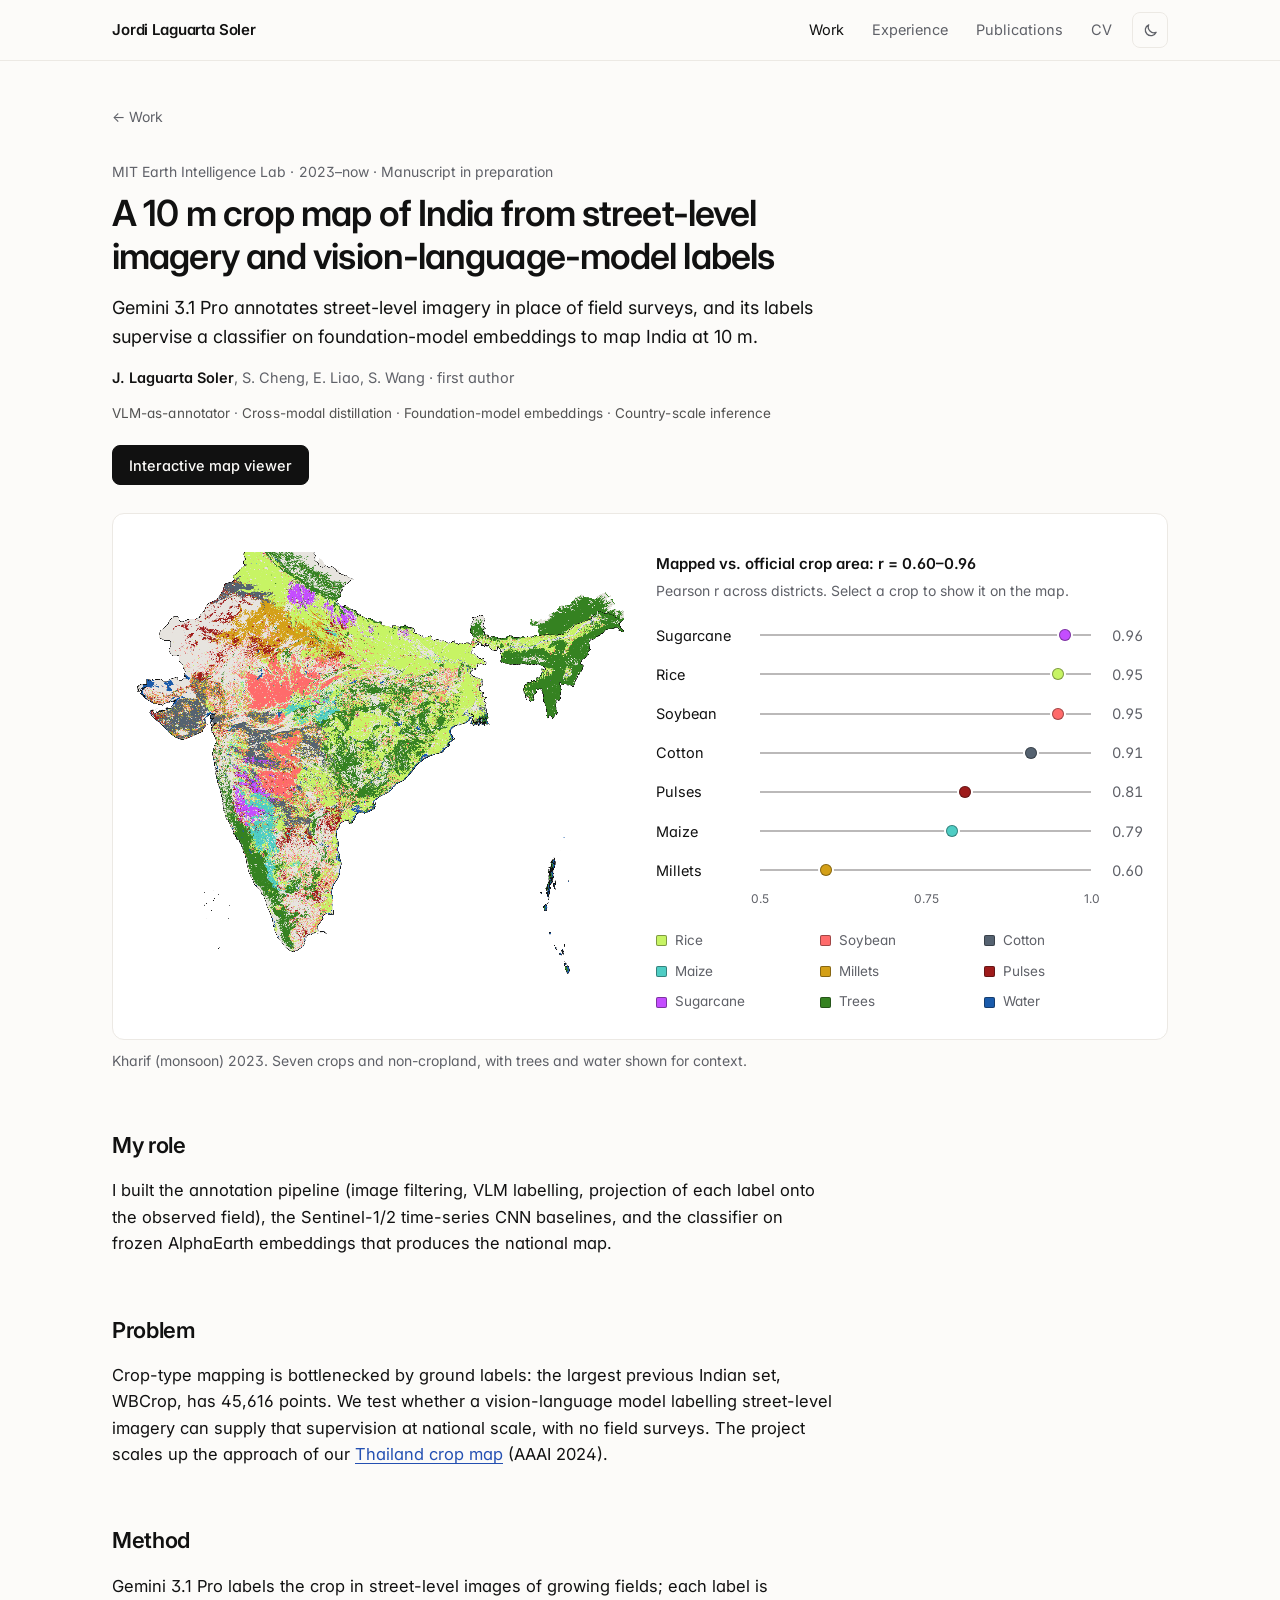
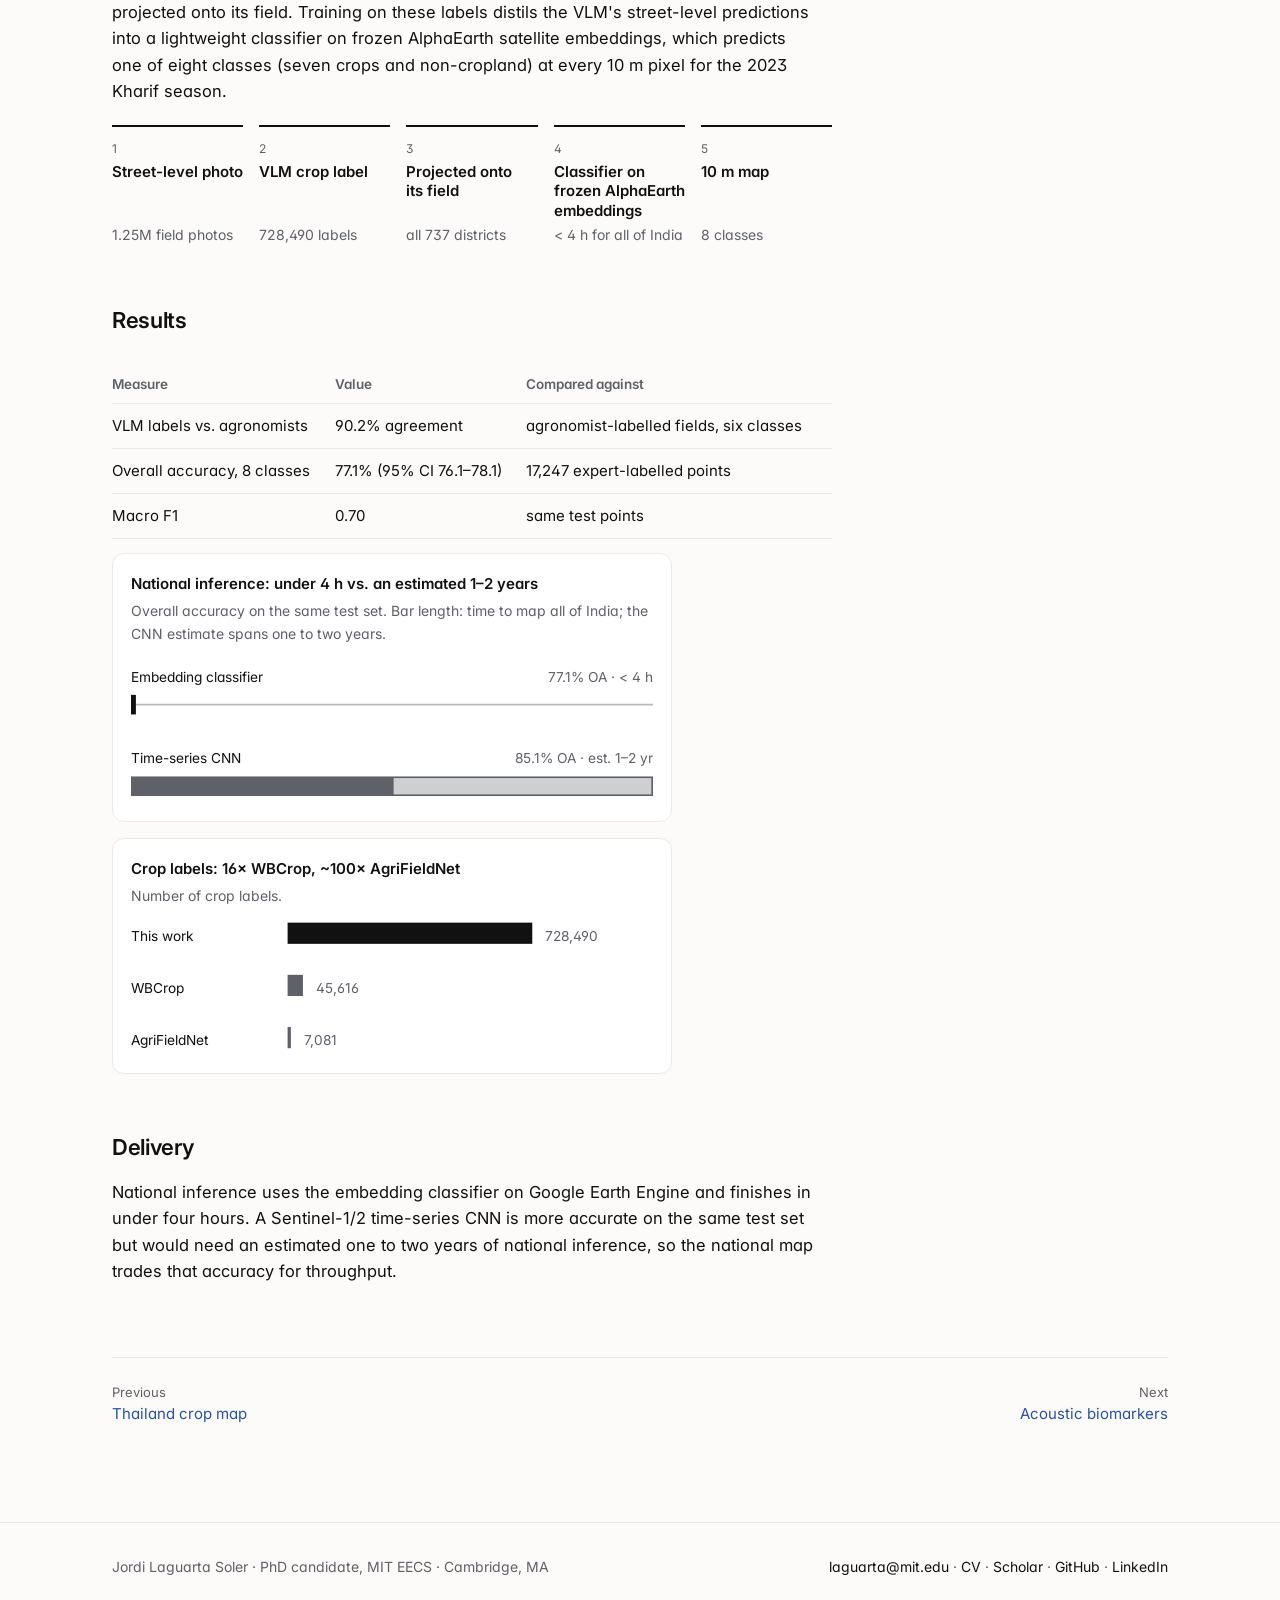
<file: india-crop-map.html>
<!doctype html>
<html lang="en">
<head>
<meta charset="utf-8">
<meta name="viewport" content="width=device-width, initial-scale=1, viewport-fit=cover">
<style>:root{padding-top:env(safe-area-inset-top,0px);padding-bottom:env(safe-area-inset-bottom,0px)}[hidden]{display:none!important}</style>
<script>try{if(localStorage.getItem("theme")==="dark")document.documentElement.setAttribute("data-theme","dark")}catch(e){}</script>
<title>India crop map from VLM labels · Jordi Laguarta Soler</title>
<meta name="description" content="Gemini 3.1 Pro annotates street-level imagery; its labels supervise a classifier on foundation-model embeddings to map crops across India at 10 m.">
<meta property="og:type" content="article"><meta property="og:site_name" content="Jordi Laguarta Soler"><meta property="og:title" content="India crop map from VLM labels · Jordi Laguarta Soler"><meta property="og:description" content="Gemini 3.1 Pro annotates street-level imagery; its labels supervise a classifier on foundation-model embeddings to map crops across India at 10 m."><meta property="og:url" content="https://jordi-laguarta-soler.com/india-crop-map.html"><link rel="canonical" href="https://jordi-laguarta-soler.com/india-crop-map.html"><meta property="og:image" content="https://jordi-laguarta-soler.com/assets/og.jpg"><meta property="og:image:width" content="1200"><meta property="og:image:height" content="630"><meta property="og:image:alt" content="Jordi Laguarta Soler, PhD candidate at MIT EECS and Microsoft Research intern (2024), beside a 10 m crop-type map of India."><meta name="twitter:card" content="summary_large_image"><link rel="icon" href="assets/favicon.svg" type="image/svg+xml"><link rel="apple-touch-icon" href="assets/apple-touch-icon.png"><meta name="color-scheme" content="light"><meta name="theme-color" content="#FCFBF9">
<link rel="preconnect" href="https://fonts.googleapis.com"><link rel="preconnect" href="https://fonts.gstatic.com" crossorigin><link rel="stylesheet" href="https://fonts.googleapis.com/css2?family=Inter:wght@400;500;600&display=swap">
<link rel="stylesheet" href="style.css">
<link rel="preload" as="image" href="assets/india-map.png">

</head>
<body>
<a class="skip" href="#main">Skip to content</a>
<nav class="nav" aria-label="Site"><div class="wrap">
<a class="brand" href="./">Jordi Laguarta Soler</a>
<div class="nav-r"><ul class="links" id="navlinks"><li><a href="work.html" aria-current="true">Work</a></li><li><a href="./#experience">Experience</a></li><li><a href="publications.html">Publications</a></li><li><a href="assets/Jordi_Laguarta_Soler_CV.pdf" target="_blank" rel="noopener">CV</a></li></ul>
<button class="theme-btn" type="button" aria-label="Dark mode" aria-pressed="false" title="Dark mode"><svg class="i-moon" viewBox="0 0 24 24" aria-hidden="true" focusable="false"><path d="M20 14.5A8 8 0 0 1 9.5 4a8 8 0 1 0 10.5 10.5z"/></svg><svg class="i-sun" viewBox="0 0 24 24" aria-hidden="true" focusable="false"><circle cx="12" cy="12" r="4"/><path d="M12 2v2M12 20v2M4.9 4.9l1.4 1.4M17.7 17.7l1.4 1.4M2 12h2M20 12h2M4.9 19.1l1.4-1.4M17.7 6.3l1.4-1.4"/></svg></button>
<button class="menu-btn" type="button" aria-expanded="false" aria-controls="navlinks">Menu</button></div>
</div></nav>
<main id="main" tabindex="-1">
<article class="page"><div class="wrap">
<a class="back" href="work.html">← Work</a>
<div class="prose-col"><p class="eyebrow"><span>MIT Earth Intelligence Lab</span><span class="sr-only"> · </span><span>2023–now</span><span class="sr-only"> · </span><span>Manuscript in preparation</span></p><h1>A 10&nbsp;m crop map of India from street-level imagery and vision-language-model labels</h1><p class="lede">Gemini 3.1 Pro annotates street-level imagery in place of field surveys, and its labels supervise a classifier on foundation-model embeddings to map India at 10&nbsp;m.</p><p class="authors"><b>J.&nbsp;Laguarta Soler</b>, S.&nbsp;Cheng, E.&nbsp;Liao, S.&nbsp;Wang&nbsp;· first&nbsp;author</p><p class="tags"><span class="sr-only">Skills: </span><span>VLM-as-annotator</span><span class="sr-only">, </span><span>Cross-modal distillation</span><span class="sr-only">, </span><span>Foundation-model embeddings</span><span class="sr-only">, </span><span>Country-scale inference</span></p><div class="actions"><a class="btn primary" href="https://cropmap-7b3sk7bh4q-ue.a.run.app/" target="_blank" rel="noopener">Interactive map viewer</a></div></div>
<figure class="figwide"><div class="frame"><div class="zone">
<canvas id="indiamap" data-cropmap data-src="assets/india-map.png" width="1600" height="1385" role="img" aria-label="Crop-type map of India at 10 m, Kharif (monsoon) 2023: seven crops and non-cropland, with trees and water. Use the crop buttons to show one class."></canvas>
<div><p class="figtitle">Mapped vs. official crop area: <span style="white-space:nowrap">r = 0.60–0.96</span></p><p class="figsub">Pearson r across districts. Select a crop to show it on the map.</p>
<ul class="rlist" data-rows-for="indiamap" aria-label="Select a crop to show it on the map"></ul>
<div class="raxis" aria-hidden="true"><span></span><div><span>0.5</span><span>0.75</span><span>1.0</span></div><span></span></div>
<ul class="legend" data-legend-for="indiamap" style="grid-template-columns:repeat(3,minmax(0,1fr));margin-top:20px" aria-label="Map classes"></ul></div>
</div></div><figcaption class="figcap">Kharif (monsoon) 2023. Seven crops and non-cropland, with trees and water shown for context.</figcaption></figure>
<div class="prose-col"><h2>My role</h2><p>I built the annotation pipeline (image filtering, VLM labelling, projection of each label onto the observed field), the Sentinel-1/2 time-series CNN baselines, and the classifier on frozen AlphaEarth embeddings that produces the national map.</p><h2>Problem</h2><p>Crop-type mapping is bottlenecked by ground labels: the largest previous Indian set, WBCrop, has 45,616 points. We test whether a vision-language model labelling street-level imagery can supply that supervision at national scale, with no field surveys. The project scales up the approach of our <a href="thailand-crop-map.html">Thailand crop map</a> (AAAI 2024).</p><h2>Method</h2><p>Gemini 3.1 Pro labels the crop in street-level images of growing fields; each label is projected onto its field. Training on these labels distils the VLM's street-level predictions into a lightweight classifier on frozen AlphaEarth satellite embeddings, which predicts one of eight classes (seven crops and non-cropland) at every 10&nbsp;m pixel for the 2023 Kharif season.</p><div class="figwide" style="margin-top:20px"><ol class="steps"><li><b>Street-level photo</b><span>1.25M field photos</span></li><li><b>VLM crop label</b><span>728,490 labels</span></li><li><b>Projected onto its field</b><span>all 737 districts</span></li><li><b>Classifier on frozen AlphaEarth embeddings</b><span>&lt; 4 h for all of India</span></li><li><b>10&nbsp;m map</b><span>8 classes</span></li></ol></div><h2>Results</h2><div class="tablewrap"><table class="res"><thead><tr><th>Measure</th><th>Value</th><th>Compared against</th></tr></thead><tbody><tr><td>VLM labels vs. agronomists</td><td>90.2% agreement</td><td>agronomist-labelled fields, six classes</td></tr><tr><td>Overall accuracy, 8&nbsp;classes</td><td>77.1% (95%&nbsp;CI 76.1–78.1)</td><td>17,247 expert-labelled points</td></tr><tr><td>Macro F1</td><td>0.70</td><td>same test points</td></tr></tbody></table></div><div class="figs3"><div class="frame figwide" style="margin:0"><p class="figtitle">National inference: under 4 h vs. an estimated <span style="white-space:nowrap">1–2 years</span></p><p class="figsub">Overall accuracy on the same test set. Bar length: time to map all of India; the CNN estimate spans one to two years.</p><svg viewBox="0 0 320 88" role="img" aria-label="Time to map all of India: embedding classifier under 4 hours at 77.1 percent overall accuracy; time-series CNN an estimated 1 to 2 years at 85.1 percent overall accuracy, on the same test set.">
<text class="lab" x="0" y="14">Embedding classifier</text><text x="320" y="14" text-anchor="end">77.1% OA · &lt; 4 h</text>
<line class="ax" x1="0" y1="28" x2="320" y2="28"/><rect class="inkf" x="0" y="22" width="3" height="12"/>
<text class="lab" x="0" y="64">Time-series CNN</text><text x="320" y="64" text-anchor="end">85.1% OA · est. 1–2 yr</text>
<rect class="greyf" x="0" y="72" width="160" height="12"/><rect class="greyf" x="160.5" y="72.5" width="159" height="11" style="fill-opacity:.3;stroke:var(--grey);stroke-width:1"/></svg></div>
<div class="frame figwide" style="margin:0"><p class="figtitle">Crop labels: 16×&nbsp;WBCrop, ~100×&nbsp;AgriFieldNet</p><p class="figsub">Number of crop labels.</p><svg viewBox="0 0 320 82" role="img" aria-label="Crop labels: this work 728,490; WBCrop 45,616; AgriFieldNet 7,081."><text class="lab" x="0" y="12">This work</text><rect class="inkf" x="96" y="1" width="150.0" height="13"/><text x="254.0" y="12">728,490</text><text class="lab" x="0" y="44">WBCrop</text><rect class="greyf" x="96" y="33" width="9.4" height="13"/><text x="113.4" y="44">45,616</text><text class="lab" x="0" y="76">AgriFieldNet</text><rect class="greyf" x="96" y="65" width="2.0" height="13"/><text x="106.0" y="76">7,081</text></svg></div></div><h2>Delivery</h2><p>National inference uses the embedding classifier on Google Earth Engine and finishes in under four hours. A Sentinel-1/2 time-series CNN is more accurate on the same test set but would need an estimated one to two years of national inference, so the national map trades that accuracy for throughput.</p></div>
<nav class="pager" aria-label="More projects"><a href="thailand-crop-map.html"><span>Previous</span>Thailand crop map</a><a href="health-audio.html" style="text-align:right"><span>Next</span>Acoustic biomarkers</a></nav>
</div></article>
</main>
<footer><div class="wrap"><span><span class="ft-name">Jordi Laguarta Soler</span><span class="ft-sep" aria-hidden="true"> · </span>PhD candidate, MIT&nbsp;EECS · Cambridge,&nbsp;MA</span><span><a href="mailto:laguarta@mit.edu">laguarta@mit.edu</a><span class="ft-sep2"> · </span><span class="ft-links"><a href="assets/Jordi_Laguarta_Soler_CV.pdf" target="_blank" rel="noopener">CV</a> · <a href="https://scholar.google.com/citations?hl=en&amp;user=KCnNCT8AAAAJ" target="_blank" rel="noopener">Scholar</a> · <a href="https://github.com/thampatron" target="_blank" rel="noopener">GitHub</a> · <a href="https://www.linkedin.com/in/jordi-laguarta-soler" target="_blank" rel="noopener">LinkedIn</a></span></span></div></footer>
<script src="map.js"></script>
</body>
</html>
</file>
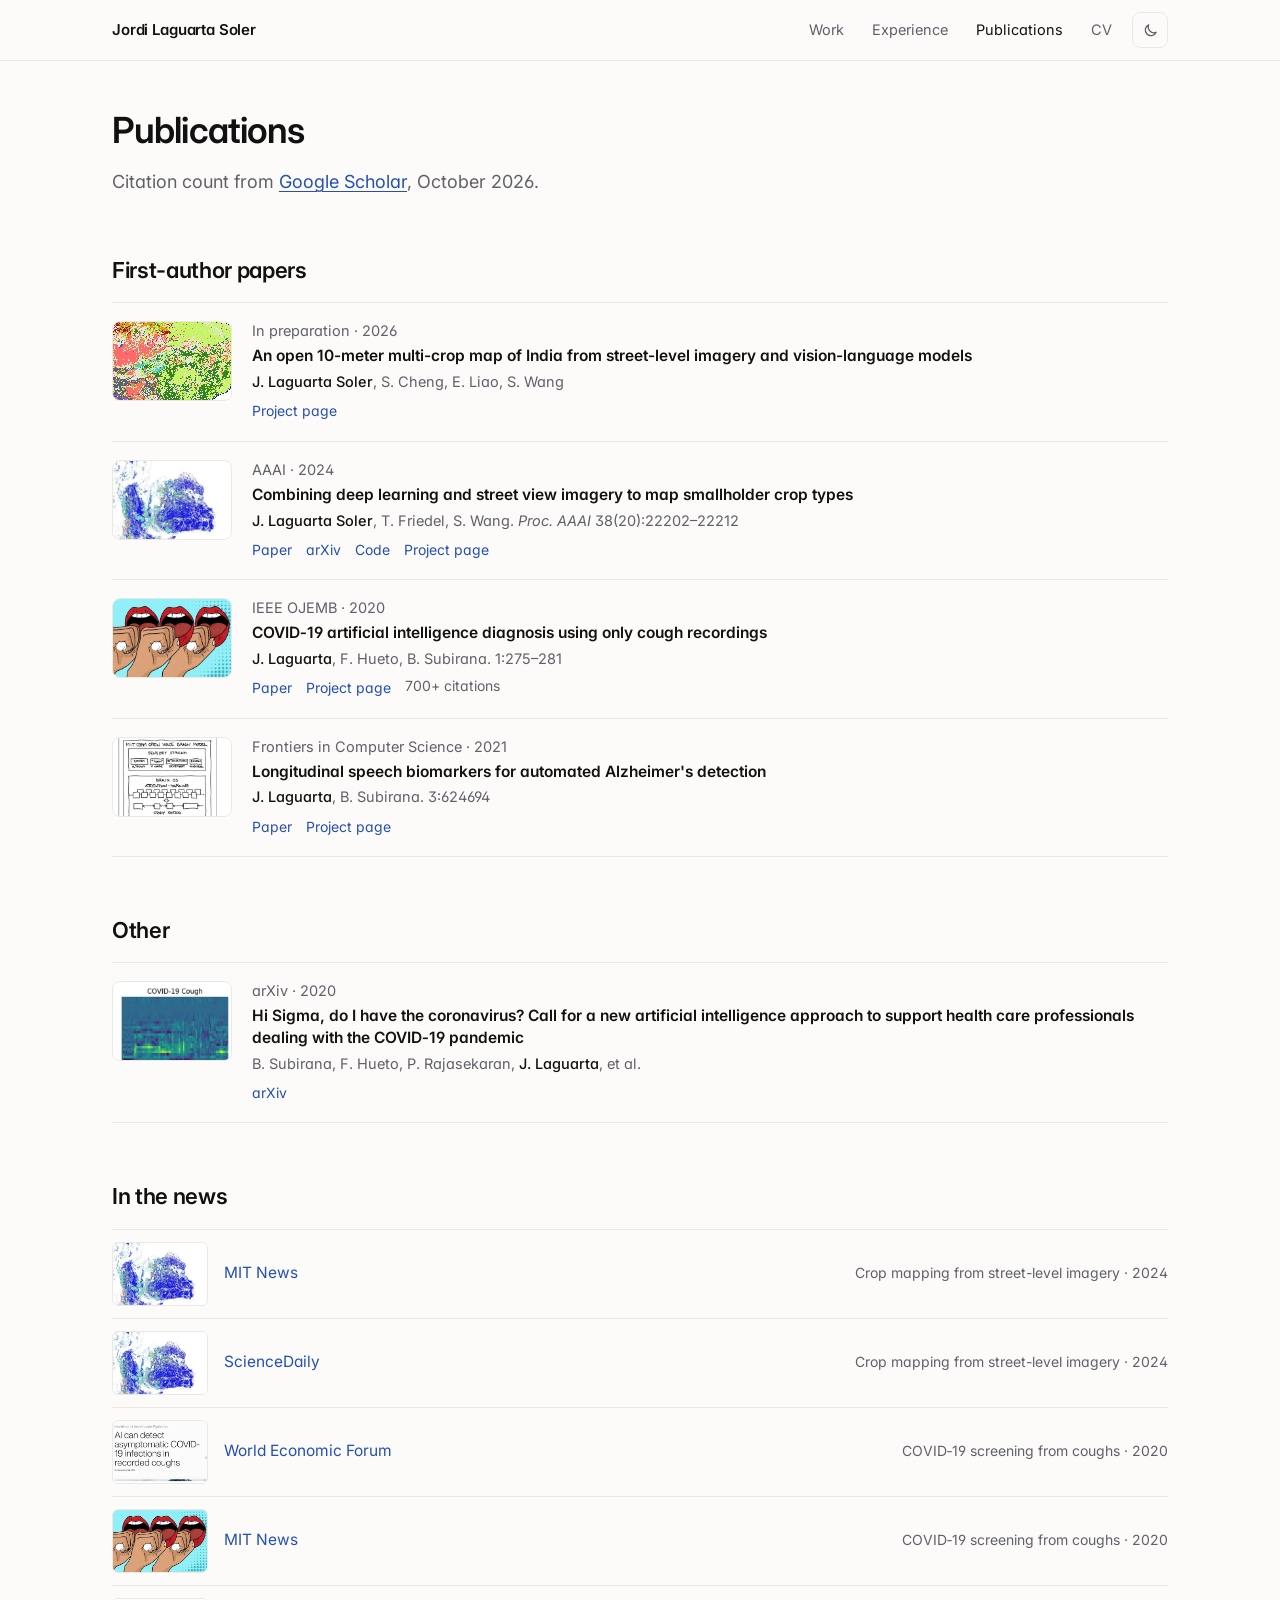
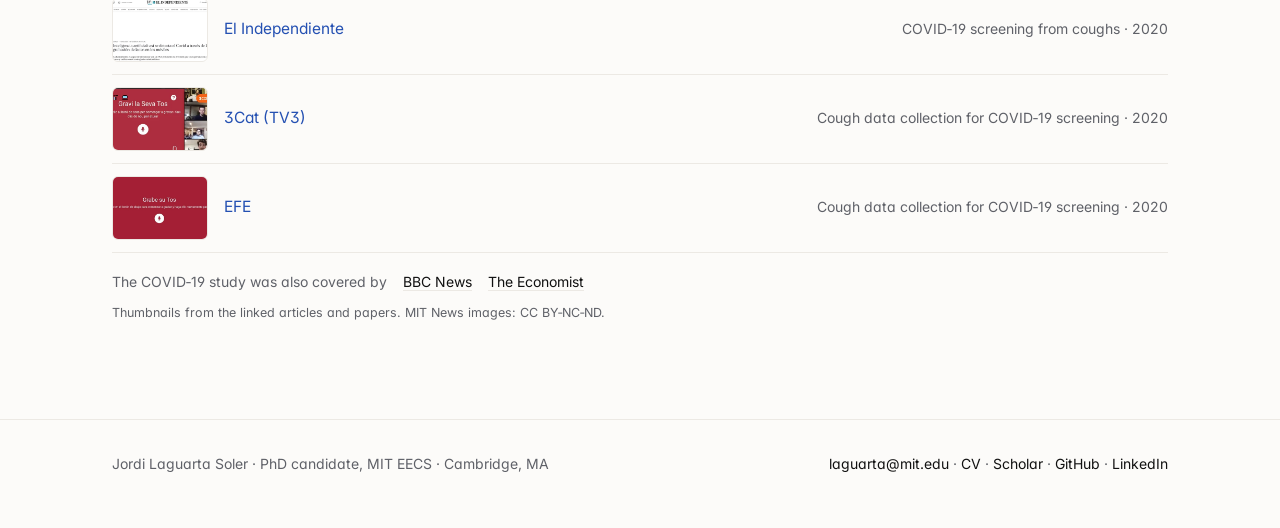
<file: publications.html>
<!doctype html>
<html lang="en">
<head>
<meta charset="utf-8">
<meta name="viewport" content="width=device-width, initial-scale=1, viewport-fit=cover">
<style>:root{padding-top:env(safe-area-inset-top,0px);padding-bottom:env(safe-area-inset-bottom,0px)}[hidden]{display:none!important}</style>
<script>try{if(localStorage.getItem("theme")==="dark")document.documentElement.setAttribute("data-theme","dark")}catch(e){}</script>
<title>Publications · Jordi Laguarta Soler</title>
<meta name="description" content="Jordi Laguarta Soler's papers at AAAI 2024, IEEE OJEMB 2020 and Frontiers in Computer Science 2021, on crop mapping and on COVID-19 and Alzheimer's screening.">
<meta property="og:type" content="website"><meta property="og:site_name" content="Jordi Laguarta Soler"><meta property="og:title" content="Publications · Jordi Laguarta Soler"><meta property="og:description" content="Jordi Laguarta Soler's papers at AAAI 2024, IEEE OJEMB 2020 and Frontiers in Computer Science 2021, on crop mapping and on COVID-19 and Alzheimer's screening."><meta property="og:url" content="https://jordi-laguarta-soler.com/publications.html"><link rel="canonical" href="https://jordi-laguarta-soler.com/publications.html"><meta property="og:image" content="https://jordi-laguarta-soler.com/assets/og.jpg"><meta property="og:image:width" content="1200"><meta property="og:image:height" content="630"><meta property="og:image:alt" content="Jordi Laguarta Soler, PhD candidate at MIT EECS and Microsoft Research intern (2024), beside a 10 m crop-type map of India."><meta name="twitter:card" content="summary_large_image"><link rel="icon" href="assets/favicon.svg" type="image/svg+xml"><link rel="apple-touch-icon" href="assets/apple-touch-icon.png"><meta name="color-scheme" content="light"><meta name="theme-color" content="#FCFBF9">
<link rel="preconnect" href="https://fonts.googleapis.com"><link rel="preconnect" href="https://fonts.gstatic.com" crossorigin><link rel="stylesheet" href="https://fonts.googleapis.com/css2?family=Inter:wght@400;500;600&display=swap">
<link rel="stylesheet" href="style.css">

</head>
<body>
<a class="skip" href="#main">Skip to content</a>
<nav class="nav" aria-label="Site"><div class="wrap">
<a class="brand" href="./">Jordi Laguarta Soler</a>
<div class="nav-r"><ul class="links" id="navlinks"><li><a href="work.html">Work</a></li><li><a href="./#experience">Experience</a></li><li><a href="publications.html" aria-current="page">Publications</a></li><li><a href="assets/Jordi_Laguarta_Soler_CV.pdf" target="_blank" rel="noopener">CV</a></li></ul>
<button class="theme-btn" type="button" aria-label="Dark mode" aria-pressed="false" title="Dark mode"><svg class="i-moon" viewBox="0 0 24 24" aria-hidden="true" focusable="false"><path d="M20 14.5A8 8 0 0 1 9.5 4a8 8 0 1 0 10.5 10.5z"/></svg><svg class="i-sun" viewBox="0 0 24 24" aria-hidden="true" focusable="false"><circle cx="12" cy="12" r="4"/><path d="M12 2v2M12 20v2M4.9 4.9l1.4 1.4M17.7 17.7l1.4 1.4M2 12h2M20 12h2M4.9 19.1l1.4-1.4M17.7 6.3l1.4-1.4"/></svg></button>
<button class="menu-btn" type="button" aria-expanded="false" aria-controls="navlinks">Menu</button></div>
</div></nav>
<main id="main" tabindex="-1">
<section class="page"><div class="wrap"><div class="prose-col">
<h1>Publications</h1><p class="lede grey">Citation count from <a href="https://scholar.google.com/citations?hl=en&amp;user=KCnNCT8AAAAJ" target="_blank" rel="noopener">Google Scholar</a>, October 2026.</p></div>
<h2>First-author papers</h2><ul class="pubs"><li class="pt-row"><div class="thumb" aria-hidden="true"><span class="t-map"></span></div><span class="a">In preparation · 2026</span><span class="t">An open 10-meter multi-crop map of India from street-level imagery and vision-language models</span><span class="a"><b>J. Laguarta Soler</b>, S. Cheng, E. Liao, S. Wang</span><span class="l"><a href="india-crop-map.html" >Project page</a></span></li><li class="pt-row"><div class="thumb thumb-img" aria-hidden="true"><img src="assets/press/mit-2024.webp" width="360" height="240" alt="" loading="lazy" decoding="async"></div><span class="a">AAAI · 2024</span><span class="t">Combining deep learning and street view imagery to map smallholder crop types</span><span class="a"><b>J. Laguarta Soler</b>, T. Friedel, S. Wang. <i>Proc. AAAI</i> 38(20):22202–22212</span><span class="l"><a href="https://ojs.aaai.org/index.php/AAAI/article/view/30225" target="_blank" rel="noopener">Paper</a><a href="https://arxiv.org/abs/2309.05930" target="_blank" rel="noopener">arXiv</a><a href="https://github.com/Earth-Intelligence-Lab/streetviewCropTypeMapping" target="_blank" rel="noopener">Code</a><a href="thailand-crop-map.html" >Project page</a></span></li><li class="pt-row"><div class="thumb thumb-img" aria-hidden="true"><img src="assets/press/mit-2020.webp" width="360" height="240" alt="" loading="lazy" decoding="async"></div><span class="a">IEEE OJEMB · 2020</span><span class="t">COVID&#8209;19 artificial intelligence diagnosis using only cough recordings</span><span class="a"><b>J. Laguarta</b>, F. Hueto, B. Subirana. 1:275–281</span><span class="l"><a href="https://pmc.ncbi.nlm.nih.gov/articles/PMC8545024/" target="_blank" rel="noopener">Paper</a><a href="health-audio.html" >Project page</a><span class="grey">700+ citations</span></span></li><li class="pt-row"><div class="thumb thumb-img" aria-hidden="true"><img src="assets/pubs/frontiers-2021.webp" width="360" height="240" alt="" loading="lazy" decoding="async"></div><span class="a">Frontiers in Computer Science · 2021</span><span class="t">Longitudinal speech biomarkers for automated Alzheimer's detection</span><span class="a"><b>J. Laguarta</b>, B. Subirana. 3:624694</span><span class="l"><a href="https://www.frontiersin.org/articles/10.3389/fcomp.2021.624694/full" target="_blank" rel="noopener">Paper</a><a href="health-audio.html" >Project page</a></span></li></ul>
<h2>Other</h2><ul class="pubs"><li class="pt-row"><div class="thumb thumb-img" aria-hidden="true"><img src="assets/pubs/arxiv-2020.webp" width="360" height="240" alt="" loading="lazy" decoding="async"></div><span class="a">arXiv · 2020</span><span class="t">Hi Sigma, do I have the coronavirus? Call for a new artificial intelligence approach to support health care professionals dealing with the COVID&#8209;19 pandemic</span><span class="a">B. Subirana, F. Hueto, P. Rajasekaran, <b>J. Laguarta</b>, et al.</span><span class="l"><a href="https://arxiv.org/abs/2004.06510" target="_blank" rel="noopener">arXiv</a></span></li></ul>
<h2>In the news</h2><ul class="publine"><li class="pt-row"><div class="thumb thumb-img" aria-hidden="true"><img src="assets/press/mit-2024.webp" width="360" height="240" alt="" loading="lazy" decoding="async"></div><a href="https://news.mit.edu/2024/mit-researchers-remotely-map-crops-fields-0215" target="_blank" rel="noopener">MIT News</a> <span>Crop mapping from street-level imagery&nbsp;·&nbsp;2024</span></li><li class="pt-row"><div class="thumb thumb-img" aria-hidden="true"><img src="assets/press/mit-2024.webp" width="360" height="240" alt="" loading="lazy" decoding="async"></div><a href="https://www.sciencedaily.com/releases/2024/02/240215160615.htm" target="_blank" rel="noopener">ScienceDaily</a> <span>Crop mapping from street-level imagery&nbsp;·&nbsp;2024</span></li><li class="pt-row"><div class="thumb thumb-img" aria-hidden="true"><img src="assets/press/wef-2020.webp" width="360" height="240" alt="" loading="lazy" decoding="async"></div><a href="https://www.weforum.org/stories/2020/11/artificial-intelligence-model-detects-asymptomatic-covid-19-infections-through-cellphone-recorded-coughs/" target="_blank" rel="noopener">World Economic Forum</a> <span>COVID&#8209;19 screening from coughs&nbsp;·&nbsp;2020</span></li><li class="pt-row"><div class="thumb thumb-img" aria-hidden="true"><img src="assets/press/mit-2020.webp" width="360" height="240" alt="" loading="lazy" decoding="async"></div><a href="https://news.mit.edu/2020/covid-19-cough-cellphone-detection-1029" target="_blank" rel="noopener">MIT News</a> <span>COVID&#8209;19 screening from coughs&nbsp;·&nbsp;2020</span></li><li class="pt-row"><div class="thumb thumb-img" aria-hidden="true"><img src="assets/press/elindependiente-2020.webp" width="360" height="240" alt="" loading="lazy" decoding="async"></div><a href="https://www.elindependiente.com/futuro/2020/11/02/inteligencia-artificial-asi-se-detecta-el-covid-a-traves-de-la-grabacion-de-la-tos-en-los-moviles/" target="_blank" rel="noopener">El Independiente</a> <span>COVID&#8209;19 screening from coughs&nbsp;·&nbsp;2020</span></li><li class="pt-row"><div class="thumb thumb-img" aria-hidden="true"><img src="assets/press/3cat-2020.webp" width="360" height="240" alt="" loading="lazy" decoding="async"></div><a href="https://www.3cat.cat/3catinfo/tossir-pel-mobil-el-diagnostic-de-la-covid-19-que-busquen-investigadors-catalans/noticia/3005248/" target="_blank" rel="noopener">3Cat (TV3)</a> <span>Cough data collection for COVID&#8209;19 screening&nbsp;·&nbsp;2020</span></li><li class="pt-row"><div class="thumb thumb-img" aria-hidden="true"><img src="assets/press/efe-2020.webp" width="360" height="240" alt="" loading="lazy" decoding="async"></div><a href="https://www.ultimahora.es/noticias/nacional/2020/04/16/1157653/coronavirus-ensayan-barcelona-app-diagnostica-covid-por-tos.html" target="_blank" rel="noopener">EFE</a> <span>Cough data collection for COVID&#8209;19 screening&nbsp;·&nbsp;2020</span></li></ul><p class="press"><span>The COVID&#8209;19 study was also covered by</span><a href="https://www.bbc.com/news/technology-54780460" target="_blank" rel="noopener">BBC News</a><a href="https://www.economist.com/podcasts/2020/12/02/testing-testing-can-mass-covid-19-testing-bring-infection-rates-down" target="_blank" rel="noopener">The Economist</a></p><p class="news-credit">Thumbnails from the linked articles and papers. MIT News images: CC&nbsp;BY&#8209;NC&#8209;ND.</p>
</div></section>
</main>
<footer><div class="wrap"><span><span class="ft-name">Jordi Laguarta Soler</span><span class="ft-sep" aria-hidden="true"> · </span>PhD candidate, MIT&nbsp;EECS · Cambridge,&nbsp;MA</span><span><a href="mailto:laguarta@mit.edu">laguarta@mit.edu</a><span class="ft-sep2"> · </span><span class="ft-links"><a href="assets/Jordi_Laguarta_Soler_CV.pdf" target="_blank" rel="noopener">CV</a> · <a href="https://scholar.google.com/citations?hl=en&amp;user=KCnNCT8AAAAJ" target="_blank" rel="noopener">Scholar</a> · <a href="https://github.com/thampatron" target="_blank" rel="noopener">GitHub</a> · <a href="https://www.linkedin.com/in/jordi-laguarta-soler" target="_blank" rel="noopener">LinkedIn</a></span></span></div></footer>
<script src="map.js"></script>
</body>
</html>
</file>
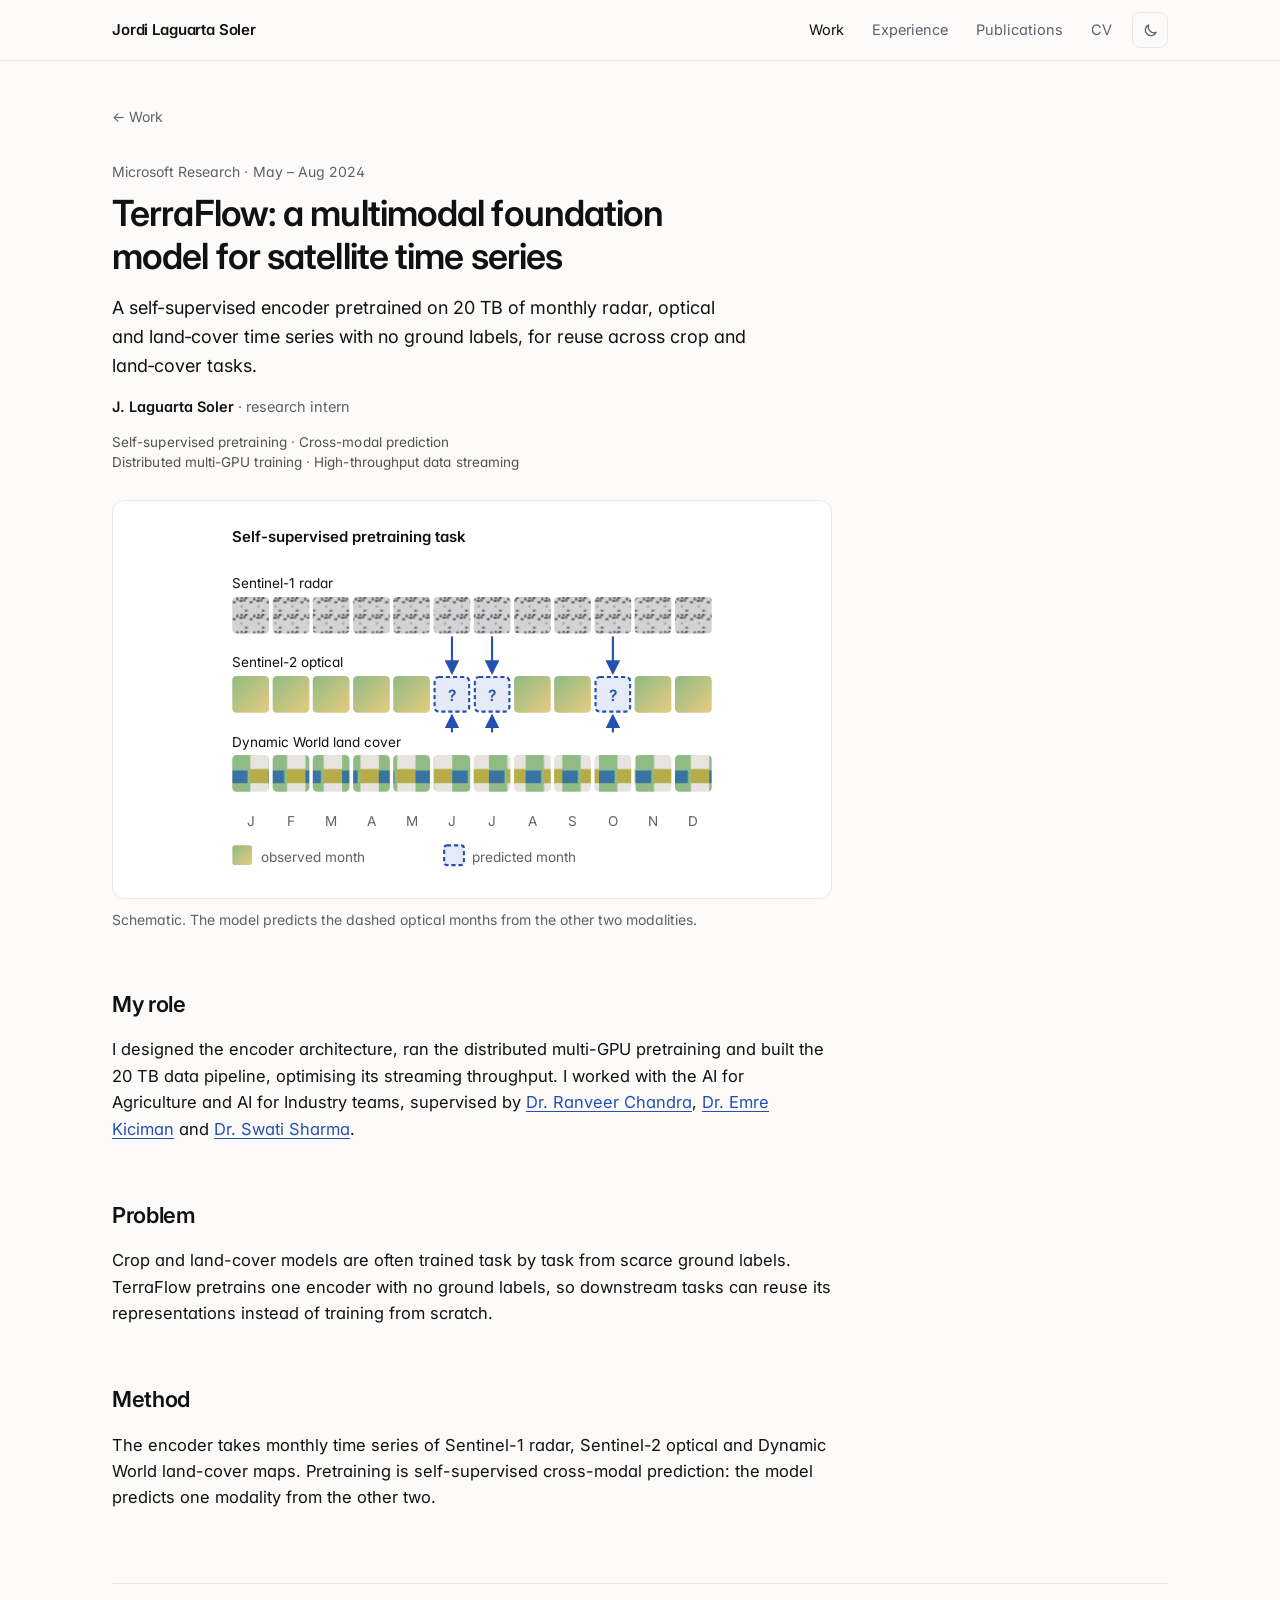
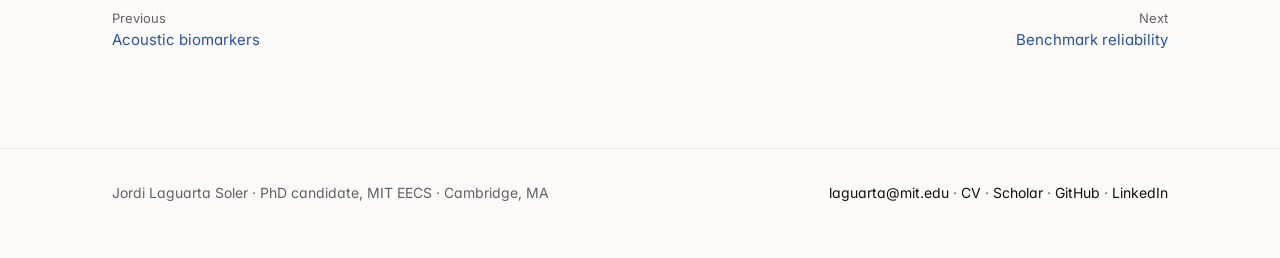
<file: terraflow.html>
<!doctype html>
<html lang="en">
<head>
<meta charset="utf-8">
<meta name="viewport" content="width=device-width, initial-scale=1, viewport-fit=cover">
<style>:root{padding-top:env(safe-area-inset-top,0px);padding-bottom:env(safe-area-inset-bottom,0px)}[hidden]{display:none!important}</style>
<script>try{if(localStorage.getItem("theme")==="dark")document.documentElement.setAttribute("data-theme","dark")}catch(e){}</script>
<title>TerraFlow: satellite foundation model · Jordi Laguarta Soler</title>
<meta name="description" content="Self-supervised pretraining on 20 TB of radar, optical and land-cover time series, with distributed multi-GPU training and a high-throughput data pipeline.">
<meta property="og:type" content="article"><meta property="og:site_name" content="Jordi Laguarta Soler"><meta property="og:title" content="TerraFlow: satellite foundation model · Jordi Laguarta Soler"><meta property="og:description" content="Self-supervised pretraining on 20 TB of radar, optical and land-cover time series, with distributed multi-GPU training and a high-throughput data pipeline."><meta property="og:url" content="https://jordi-laguarta-soler.com/terraflow.html"><link rel="canonical" href="https://jordi-laguarta-soler.com/terraflow.html"><meta property="og:image" content="https://jordi-laguarta-soler.com/assets/og-terraflow.jpg"><meta property="og:image:width" content="1200"><meta property="og:image:height" content="630"><meta property="og:image:alt" content="Jordi Laguarta Soler, PhD candidate at MIT EECS, beside the TerraFlow self-supervised pretraining schematic."><meta name="twitter:card" content="summary_large_image"><link rel="icon" href="assets/favicon.svg" type="image/svg+xml"><link rel="apple-touch-icon" href="assets/apple-touch-icon.png"><meta name="color-scheme" content="light"><meta name="theme-color" content="#FCFBF9">
<link rel="preconnect" href="https://fonts.googleapis.com"><link rel="preconnect" href="https://fonts.gstatic.com" crossorigin><link rel="stylesheet" href="https://fonts.googleapis.com/css2?family=Inter:wght@400;500;600&display=swap">
<link rel="stylesheet" href="style.css">

</head>
<body>
<a class="skip" href="#main">Skip to content</a>
<nav class="nav" aria-label="Site"><div class="wrap">
<a class="brand" href="./">Jordi Laguarta Soler</a>
<div class="nav-r"><ul class="links" id="navlinks"><li><a href="work.html" aria-current="true">Work</a></li><li><a href="./#experience">Experience</a></li><li><a href="publications.html">Publications</a></li><li><a href="assets/Jordi_Laguarta_Soler_CV.pdf" target="_blank" rel="noopener">CV</a></li></ul>
<button class="theme-btn" type="button" aria-label="Dark mode" aria-pressed="false" title="Dark mode"><svg class="i-moon" viewBox="0 0 24 24" aria-hidden="true" focusable="false"><path d="M20 14.5A8 8 0 0 1 9.5 4a8 8 0 1 0 10.5 10.5z"/></svg><svg class="i-sun" viewBox="0 0 24 24" aria-hidden="true" focusable="false"><circle cx="12" cy="12" r="4"/><path d="M12 2v2M12 20v2M4.9 4.9l1.4 1.4M17.7 17.7l1.4 1.4M2 12h2M20 12h2M4.9 19.1l1.4-1.4M17.7 6.3l1.4-1.4"/></svg></button>
<button class="menu-btn" type="button" aria-expanded="false" aria-controls="navlinks">Menu</button></div>
</div></nav>
<main id="main" tabindex="-1">
<article class="page"><div class="wrap">
<a class="back" href="work.html">← Work</a>
<div class="prose-col"><p class="eyebrow"><span>Microsoft Research</span><span class="sr-only"> · </span><span>May – Aug 2024</span></p><h1>TerraFlow: a multimodal foundation model for satellite time series</h1><p class="lede">A self-supervised encoder pretrained on 20&nbsp;TB of monthly radar, optical and land&#8209;cover time series with no ground labels, for reuse across crop and land&#8209;cover tasks.</p><p class="authors"><b>J.&nbsp;Laguarta Soler</b>&nbsp;· research intern</p><p class="tags"><span class="sr-only">Skills: </span><span>Self-supervised pretraining</span><span class="sr-only">, </span><span>Cross-modal prediction</span><span class="sr-only">, </span><span>Distributed multi-GPU training</span><span class="sr-only">, </span><span>High-throughput data streaming</span></p></div>
<figure class="figwide tf-hero"><div class="frame" style="display:grid;place-items:center"><p class="figtitle" style="width:100%;max-width:480px;margin:0 0 14px">Self-supervised pretraining task</p><svg class="vz" viewBox="0 0 340 220" role="img" aria-label="Schematic of the training task. Three rows of twelve monthly inputs: Sentinel-1 radar, Sentinel-2 optical and Dynamic World land cover. The model predicts some optical months from the radar and land-cover inputs of the same months."><title>TerraFlow training task (schematic)</title><defs><pattern id="tfas1" width="12" height="12" patternUnits="userSpaceOnUse"><rect width="12" height="12" style="fill:var(--grey);opacity:.28"/><rect x="5" y="2" width="1.6" height="1.6" style="fill:var(--ink);opacity:0.4"/><rect x="10" y="0" width="1.6" height="1.6" style="fill:var(--ink);opacity:0.25"/><rect x="8" y="1" width="1.6" height="1.6" style="fill:var(--ink);opacity:0.4"/><rect x="9" y="0" width="1.6" height="1.6" style="fill:var(--ink);opacity:0.55"/><rect x="3" y="0" width="1.6" height="1.6" style="fill:var(--ink);opacity:0.25"/><rect x="6" y="6" width="1.6" height="1.6" style="fill:var(--ink);opacity:0.25"/><rect x="3" y="1" width="1.6" height="1.6" style="fill:var(--ink);opacity:0.55"/><rect x="6" y="0" width="1.6" height="1.6" style="fill:var(--ink);opacity:0.55"/><rect x="1" y="3" width="1.6" height="1.6" style="fill:var(--ink);opacity:0.55"/><rect x="10" y="9" width="1.6" height="1.6" style="fill:var(--ink);opacity:0.25"/><rect x="9" y="9" width="1.6" height="1.6" style="fill:var(--ink);opacity:0.4"/><rect x="0" y="3" width="1.6" height="1.6" style="fill:var(--ink);opacity:0.25"/><rect x="8" y="2" width="1.6" height="1.6" style="fill:var(--ink);opacity:0.4"/><rect x="6" y="2" width="1.6" height="1.6" style="fill:var(--ink);opacity:0.55"/></pattern><linearGradient id="tfas2" x1="0" y1="0" x2="1" y2="1"><stop offset="0" style="stop-color:var(--trees);stop-opacity:.55"/><stop offset="1" style="stop-color:var(--millet);stop-opacity:.55"/></linearGradient><pattern id="tfadw" width="26" height="26" patternUnits="userSpaceOnUse"><rect width="26" height="26" style="fill:var(--trees);opacity:.55"/><rect x="13" width="13" height="16" style="fill:var(--noncrop)"/><rect y="17" width="11" height="9" style="fill:var(--water);opacity:.75"/><rect x="13" y="16" width="13" height="10" style="fill:var(--millet);opacity:.55"/></pattern><marker id="tfaar" viewBox="0 0 8 8" refX="7" refY="4" markerWidth="7" markerHeight="7" orient="auto-start-reverse"><path d="M0 0L8 4L0 8z" style="fill:var(--link)"/></marker></defs><text class="lab" x="0.25" y="18">Sentinel-1 radar</text><rect x="0.2" y="24" width="26" height="26" rx="3" style="fill:url(#tfas1)"/><rect x="28.8" y="24" width="26" height="26" rx="3" style="fill:url(#tfas1)"/><rect x="57.2" y="24" width="26" height="26" rx="3" style="fill:url(#tfas1)"/><rect x="85.8" y="24" width="26" height="26" rx="3" style="fill:url(#tfas1)"/><rect x="114.2" y="24" width="26" height="26" rx="3" style="fill:url(#tfas1)"/><rect x="142.8" y="24" width="26" height="26" rx="3" style="fill:url(#tfas1)"/><rect x="171.2" y="24" width="26" height="26" rx="3" style="fill:url(#tfas1)"/><rect x="199.8" y="24" width="26" height="26" rx="3" style="fill:url(#tfas1)"/><rect x="228.2" y="24" width="26" height="26" rx="3" style="fill:url(#tfas1)"/><rect x="256.8" y="24" width="26" height="26" rx="3" style="fill:url(#tfas1)"/><rect x="285.2" y="24" width="26" height="26" rx="3" style="fill:url(#tfas1)"/><rect x="313.8" y="24" width="26" height="26" rx="3" style="fill:url(#tfas1)"/><text class="lab" x="0.25" y="74">Sentinel-2 optical</text><rect x="0.2" y="80" width="26" height="26" rx="3" style="fill:url(#tfas2)"/><rect x="28.8" y="80" width="26" height="26" rx="3" style="fill:url(#tfas2)"/><rect x="57.2" y="80" width="26" height="26" rx="3" style="fill:url(#tfas2)"/><rect x="85.8" y="80" width="26" height="26" rx="3" style="fill:url(#tfas2)"/><rect x="114.2" y="80" width="26" height="26" rx="3" style="fill:url(#tfas2)"/><g><title>Sentinel-2 optical, Jun: predicted from the other two modalities</title><rect class="vz-mask" x="143.5" y="80.75" width="24.5" height="24.5" rx="3"/><text class="linkf vz-q" x="155.8" y="97.5" text-anchor="middle">?</text></g><g><title>Sentinel-2 optical, Jul: predicted from the other two modalities</title><rect class="vz-mask" x="172.0" y="80.75" width="24.5" height="24.5" rx="3"/><text class="linkf vz-q" x="184.2" y="97.5" text-anchor="middle">?</text></g><rect x="199.8" y="80" width="26" height="26" rx="3" style="fill:url(#tfas2)"/><rect x="228.2" y="80" width="26" height="26" rx="3" style="fill:url(#tfas2)"/><g><title>Sentinel-2 optical, Oct: predicted from the other two modalities</title><rect class="vz-mask" x="257.5" y="80.75" width="24.5" height="24.5" rx="3"/><text class="linkf vz-q" x="269.8" y="97.5" text-anchor="middle">?</text></g><rect x="285.2" y="80" width="26" height="26" rx="3" style="fill:url(#tfas2)"/><rect x="313.8" y="80" width="26" height="26" rx="3" style="fill:url(#tfas2)"/><text class="lab" x="0.25" y="130">Dynamic World land cover</text><rect x="0.2" y="136" width="26" height="26" rx="3" style="fill:url(#tfadw)"/><rect x="28.8" y="136" width="26" height="26" rx="3" style="fill:url(#tfadw)"/><rect x="57.2" y="136" width="26" height="26" rx="3" style="fill:url(#tfadw)"/><rect x="85.8" y="136" width="26" height="26" rx="3" style="fill:url(#tfadw)"/><rect x="114.2" y="136" width="26" height="26" rx="3" style="fill:url(#tfadw)"/><rect x="142.8" y="136" width="26" height="26" rx="3" style="fill:url(#tfadw)"/><rect x="171.2" y="136" width="26" height="26" rx="3" style="fill:url(#tfadw)"/><rect x="199.8" y="136" width="26" height="26" rx="3" style="fill:url(#tfadw)"/><rect x="228.2" y="136" width="26" height="26" rx="3" style="fill:url(#tfadw)"/><rect x="256.8" y="136" width="26" height="26" rx="3" style="fill:url(#tfadw)"/><rect x="285.2" y="136" width="26" height="26" rx="3" style="fill:url(#tfadw)"/><rect x="313.8" y="136" width="26" height="26" rx="3" style="fill:url(#tfadw)"/><line class="vz-arrow" x1="155.8" y1="52" x2="155.8" y2="78" marker-end="url(#tfaar)"/><line class="vz-arrow" x1="155.8" y1="120" x2="155.8" y2="108" marker-end="url(#tfaar)"/><line class="vz-arrow" x1="184.2" y1="52" x2="184.2" y2="78" marker-end="url(#tfaar)"/><line class="vz-arrow" x1="184.2" y1="120" x2="184.2" y2="108" marker-end="url(#tfaar)"/><line class="vz-arrow" x1="269.8" y1="52" x2="269.8" y2="78" marker-end="url(#tfaar)"/><line class="vz-arrow" x1="269.8" y1="120" x2="269.8" y2="108" marker-end="url(#tfaar)"/><text x="13.2" y="186" text-anchor="middle">J</text><text x="41.8" y="186" text-anchor="middle">F</text><text x="70.2" y="186" text-anchor="middle">M</text><text x="98.8" y="186" text-anchor="middle">A</text><text x="127.2" y="186" text-anchor="middle">M</text><text x="155.8" y="186" text-anchor="middle">J</text><text x="184.2" y="186" text-anchor="middle">J</text><text x="212.8" y="186" text-anchor="middle">A</text><text x="241.2" y="186" text-anchor="middle">S</text><text x="269.8" y="186" text-anchor="middle">O</text><text x="298.2" y="186" text-anchor="middle">N</text><text x="326.8" y="186" text-anchor="middle">D</text><rect x="0.25" y="200" width="14" height="14" rx="2" style="fill:url(#tfas2)"/><text x="20.25" y="212">observed month</text><rect class="vz-mask" x="150.25" y="200" width="14" height="14" rx="2"/><text x="170.25" y="212">predicted month</text></svg></div><figcaption class="figcap">Schematic. The model predicts the dashed optical months from the other two modalities.</figcaption></figure>
<div class="prose-col"><h2>My role</h2><p>I designed the encoder architecture, ran the distributed multi-GPU pretraining and built the 20&nbsp;TB data pipeline, optimising its streaming throughput. I worked with the AI for Agriculture and AI for Industry teams, supervised by <a href="https://www.microsoft.com/en-us/research/people/ranveer/" target="_blank" rel="noopener">Dr.&nbsp;Ranveer Chandra</a>, <a href="https://www.microsoft.com/en-us/research/people/emrek/" target="_blank" rel="noopener">Dr.&nbsp;Emre Kiciman</a> and <a href="https://www.microsoft.com/en-us/research/people/swatisharma/" target="_blank" rel="noopener">Dr.&nbsp;Swati Sharma</a>.</p><h2>Problem</h2><p>Crop and land-cover models are often trained task by task from scarce ground labels. TerraFlow pretrains one encoder with no ground labels, so downstream tasks can reuse its representations instead of training from scratch.</p><h2>Method</h2><p>The encoder takes monthly time series of Sentinel-1 radar, Sentinel-2 optical and Dynamic World land-cover maps. Pretraining is self-supervised cross-modal prediction: the model predicts one modality from the other two.</p></div>
<nav class="pager" aria-label="More projects"><a href="health-audio.html"><span>Previous</span>Acoustic biomarkers</a><a href="benchmark-reliability.html" style="text-align:right"><span>Next</span>Benchmark reliability</a></nav>
</div></article>
</main>
<footer><div class="wrap"><span><span class="ft-name">Jordi Laguarta Soler</span><span class="ft-sep" aria-hidden="true"> · </span>PhD candidate, MIT&nbsp;EECS · Cambridge,&nbsp;MA</span><span><a href="mailto:laguarta@mit.edu">laguarta@mit.edu</a><span class="ft-sep2"> · </span><span class="ft-links"><a href="assets/Jordi_Laguarta_Soler_CV.pdf" target="_blank" rel="noopener">CV</a> · <a href="https://scholar.google.com/citations?hl=en&amp;user=KCnNCT8AAAAJ" target="_blank" rel="noopener">Scholar</a> · <a href="https://github.com/thampatron" target="_blank" rel="noopener">GitHub</a> · <a href="https://www.linkedin.com/in/jordi-laguarta-soler" target="_blank" rel="noopener">LinkedIn</a></span></span></div></footer>
<script src="map.js"></script>
</body>
</html>
</file>
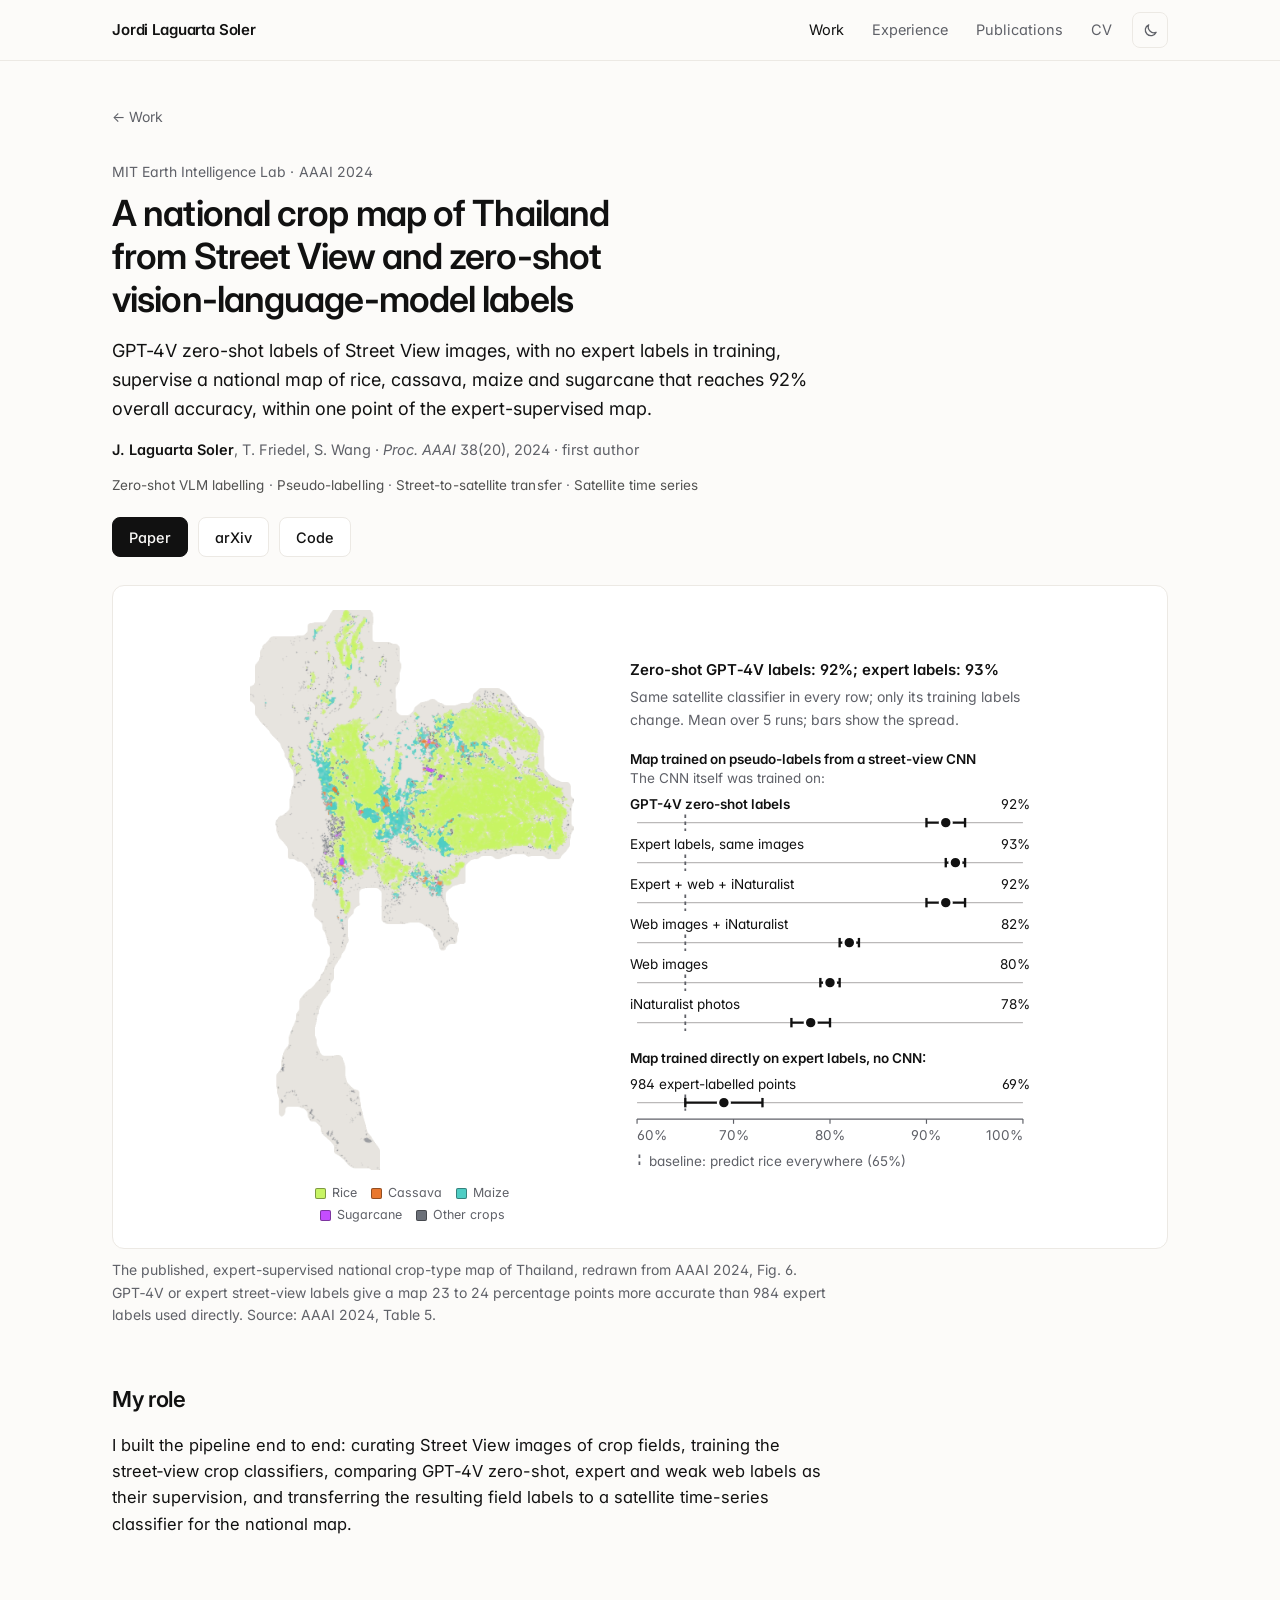
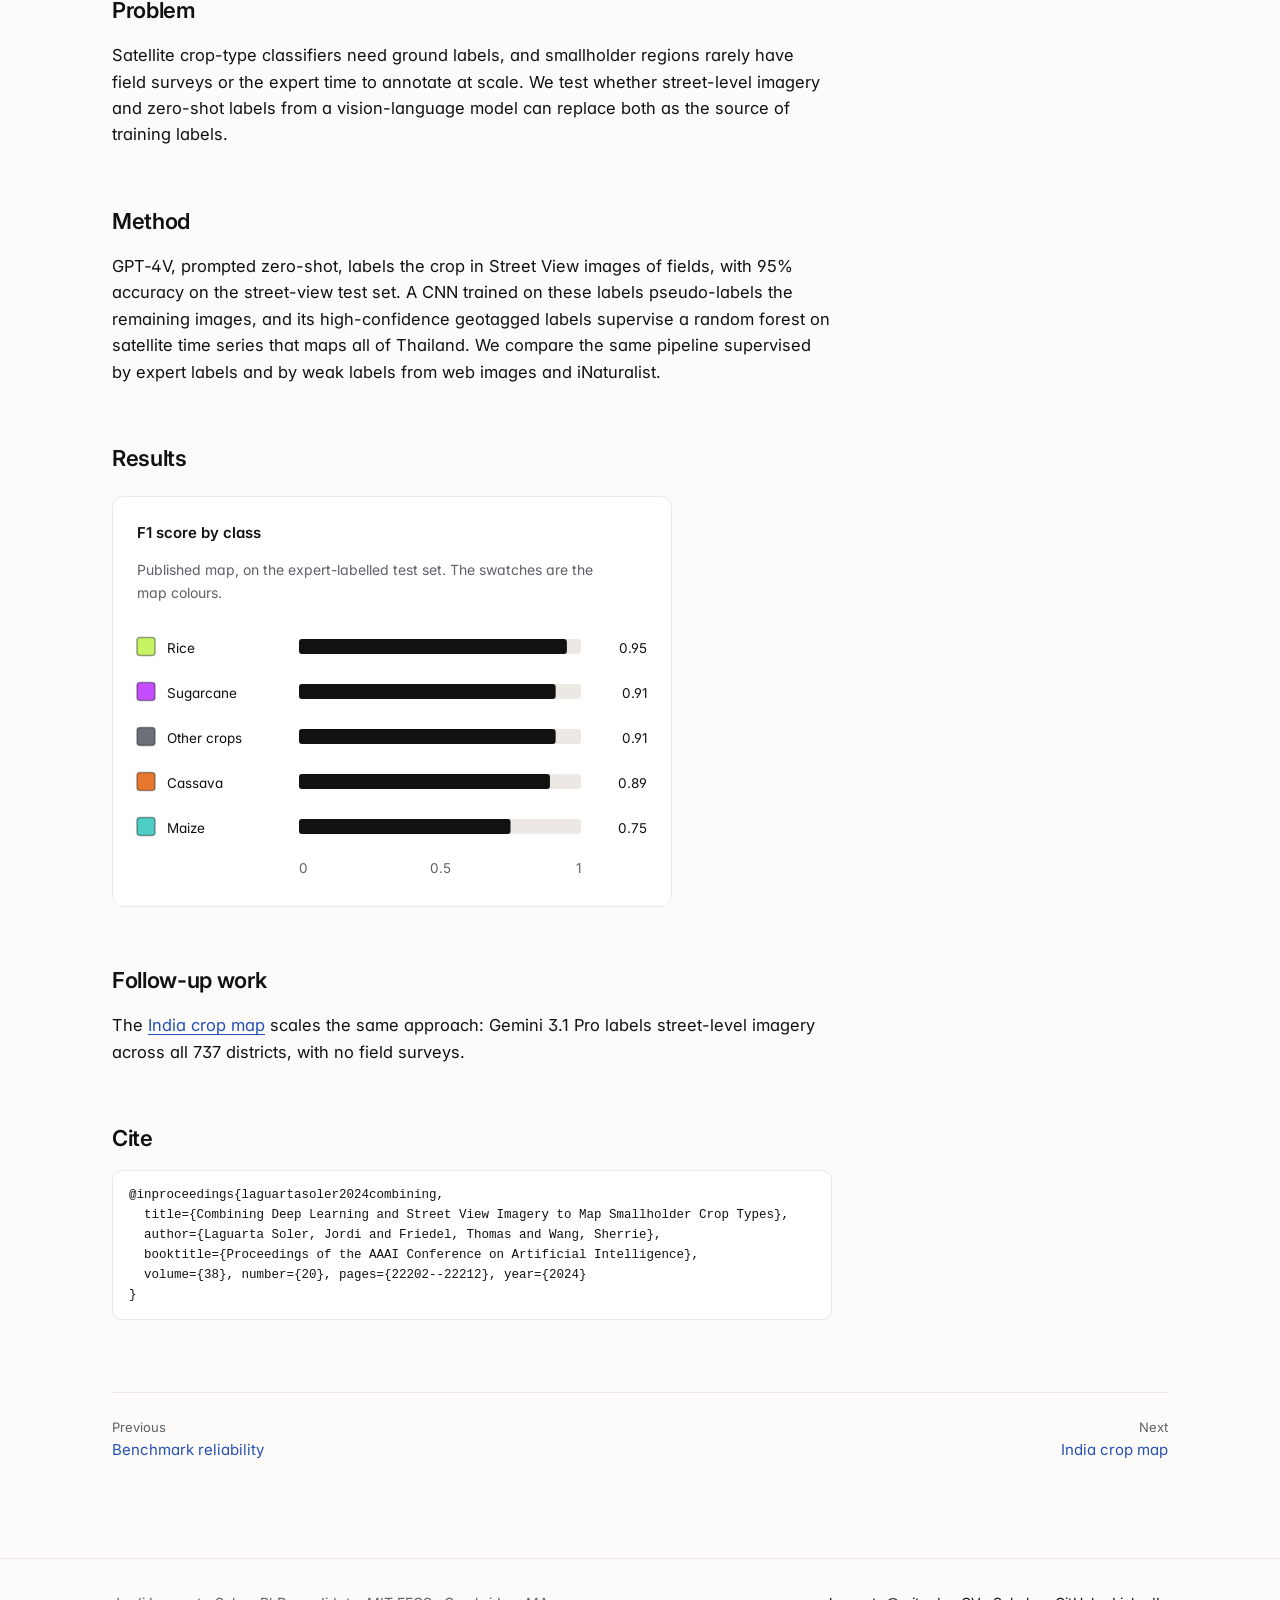
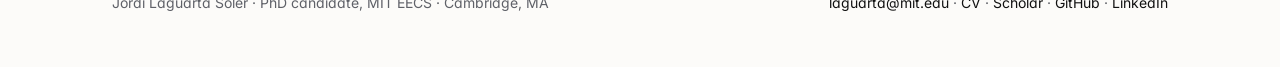
<file: thailand-crop-map.html>
<!doctype html>
<html lang="en">
<head>
<meta charset="utf-8">
<meta name="viewport" content="width=device-width, initial-scale=1, viewport-fit=cover">
<style>:root{padding-top:env(safe-area-inset-top,0px);padding-bottom:env(safe-area-inset-bottom,0px)}[hidden]{display:none!important}</style>
<script>try{if(localStorage.getItem("theme")==="dark")document.documentElement.setAttribute("data-theme","dark")}catch(e){}</script>
<title>Zero-shot VLM crop map of Thailand · Jordi Laguarta Soler</title>
<meta name="description" content="GPT-4V zero-shot labels of Street View images, with no expert labels in training, supervise a national crop map that comes close to the expert-supervised map.">
<meta property="og:type" content="article"><meta property="og:site_name" content="Jordi Laguarta Soler"><meta property="og:title" content="Zero-shot VLM crop map of Thailand · Jordi Laguarta Soler"><meta property="og:description" content="GPT-4V zero-shot labels of Street View images, with no expert labels in training, supervise a national crop map that comes close to the expert-supervised map."><meta property="og:url" content="https://jordi-laguarta-soler.com/thailand-crop-map.html"><link rel="canonical" href="https://jordi-laguarta-soler.com/thailand-crop-map.html"><meta property="og:image" content="https://jordi-laguarta-soler.com/assets/og-thailand.jpg"><meta property="og:image:width" content="1200"><meta property="og:image:height" content="630"><meta property="og:image:alt" content="Jordi Laguarta Soler, PhD candidate at MIT EECS, beside a crop-type map of Thailand."><meta name="twitter:card" content="summary_large_image"><link rel="icon" href="assets/favicon.svg" type="image/svg+xml"><link rel="apple-touch-icon" href="assets/apple-touch-icon.png"><meta name="color-scheme" content="light"><meta name="theme-color" content="#FCFBF9">
<link rel="preconnect" href="https://fonts.googleapis.com"><link rel="preconnect" href="https://fonts.gstatic.com" crossorigin><link rel="stylesheet" href="https://fonts.googleapis.com/css2?family=Inter:wght@400;500;600&display=swap">
<link rel="stylesheet" href="style.css">

</head>
<body>
<a class="skip" href="#main">Skip to content</a>
<nav class="nav" aria-label="Site"><div class="wrap">
<a class="brand" href="./">Jordi Laguarta Soler</a>
<div class="nav-r"><ul class="links" id="navlinks"><li><a href="work.html" aria-current="true">Work</a></li><li><a href="./#experience">Experience</a></li><li><a href="publications.html">Publications</a></li><li><a href="assets/Jordi_Laguarta_Soler_CV.pdf" target="_blank" rel="noopener">CV</a></li></ul>
<button class="theme-btn" type="button" aria-label="Dark mode" aria-pressed="false" title="Dark mode"><svg class="i-moon" viewBox="0 0 24 24" aria-hidden="true" focusable="false"><path d="M20 14.5A8 8 0 0 1 9.5 4a8 8 0 1 0 10.5 10.5z"/></svg><svg class="i-sun" viewBox="0 0 24 24" aria-hidden="true" focusable="false"><circle cx="12" cy="12" r="4"/><path d="M12 2v2M12 20v2M4.9 4.9l1.4 1.4M17.7 17.7l1.4 1.4M2 12h2M20 12h2M4.9 19.1l1.4-1.4M17.7 6.3l1.4-1.4"/></svg></button>
<button class="menu-btn" type="button" aria-expanded="false" aria-controls="navlinks">Menu</button></div>
</div></nav>
<main id="main" tabindex="-1">
<article class="page"><div class="wrap">
<a class="back" href="work.html">← Work</a>
<div class="prose-col"><p class="eyebrow"><span>MIT Earth Intelligence Lab</span><span class="sr-only"> · </span><span>AAAI 2024</span></p><h1>A national crop map of Thailand from Street View and zero-shot vision-language-model labels</h1><p class="lede">GPT&#8209;4V zero-shot labels of Street View images, with no expert labels in training, supervise a national map of rice, cassava, maize and sugarcane that reaches 92% overall accuracy, within one point of the expert-supervised map.</p><p class="authors"><b>J.&nbsp;Laguarta Soler</b>, T.&nbsp;Friedel, S.&nbsp;Wang&nbsp;· <i>Proc.&nbsp;AAAI</i>&nbsp;38(20), 2024&nbsp;· first&nbsp;author</p><p class="tags"><span class="sr-only">Skills: </span><span>Zero-shot VLM labelling</span><span class="sr-only">, </span><span>Pseudo-labelling</span><span class="sr-only">, </span><span>Street-to-satellite transfer</span><span class="sr-only">, </span><span>Satellite time series</span></p><div class="actions"><a class="btn primary" href="https://ojs.aaai.org/index.php/AAAI/article/view/30225" target="_blank" rel="noopener">Paper</a><a class="btn" href="https://arxiv.org/abs/2309.05930" target="_blank" rel="noopener">arXiv</a><a class="btn" href="https://github.com/Earth-Intelligence-Lab/streetviewCropTypeMapping" target="_blank" rel="noopener">Code</a></div></div>
<figure class="figwide"><div class="frame"><div class="thzone">
<div class="th-col"><span class="th-map"><img src="assets/thailand-map.webp" width="788" height="1362" alt="Map of Thailand's main crops: rice dominates the north-east and central plains; maize clusters in the west and centre; other crops line the western edge, with smaller patches of cassava and sugarcane." fetchpriority="high"></span><ul class="th-key" aria-label="Map classes"><li><i style="--c:var(--rice)"></i>Rice</li><li><i style="--c:var(--cassava)"></i>Cassava</li><li><i style="--c:var(--maize)"></i>Maize</li><li><i style="--c:var(--sugar)"></i>Sugarcane</li><li><i style="--c:var(--th-other)"></i>Other crops</li></ul></div>
<div><p class="figtitle">Zero-shot GPT&#8209;4V labels: 92%; expert&nbsp;labels:&nbsp;93%</p><p class="figsub">Same satellite classifier in every row; only its training labels change. Mean over 5 runs; bars show the spread.</p>
<svg class="vz" viewBox="0 0 340 366" role="img" aria-label="Overall accuracy of the Thailand crop map by source of training labels. A map trained on pseudo-labels from a street-view CNN reaches 92% when the CNN is trained on street-view images labelled zero-shot by GPT-4V, 93% from the same images labelled by an expert (the published map), 92% from expert plus web and iNaturalist images, 82% from web and iNaturalist images, 80% from web images alone, and 78% from iNaturalist photos alone. A map trained directly on 984 expert labels reaches 69%. Predicting rice everywhere gives 65%."><title>Thailand map accuracy by label source</title><text class="vz-h" x="0" y="16">Map trained on pseudo-labels from a street-view CNN</text><text class="" x="0" y="32">The CNN itself was trained on:</text><g><title>Street-view images labelled zero-shot by GPT-4V: overall accuracy 92% (± 2 points over 5 runs)</title><text class="lab vz-b" x="0" y="54">GPT-4V zero-shot labels</text><text class="lab" x="340" y="54" text-anchor="end">92%</text><line class="ax" x1="6" y1="66" x2="334" y2="66"/><line class="vz-ref" x1="47.0" y1="59" x2="47.0" y2="73"/><line class="vz-err" x1="252.0" y1="66" x2="284.8" y2="66"/><line class="vz-err" x1="252.0" y1="62" x2="252.0" y2="70"/><line class="vz-err" x1="284.8" y1="62" x2="284.8" y2="70"/><circle class="vz-dot" cx="268.4" cy="66" r="5"/><rect x="0" y="40" width="340" height="34" fill="transparent"/></g><g><title>The same images labelled by an expert: overall accuracy 93% (± 1 point over 5 runs)</title><text class="lab" x="0" y="88">Expert labels, same images</text><text class="lab" x="340" y="88" text-anchor="end">93%</text><line class="ax" x1="6" y1="100" x2="334" y2="100"/><line class="vz-ref" x1="47.0" y1="93" x2="47.0" y2="107"/><line class="vz-err" x1="268.4" y1="100" x2="284.8" y2="100"/><line class="vz-err" x1="268.4" y1="96" x2="268.4" y2="104"/><line class="vz-err" x1="284.8" y1="96" x2="284.8" y2="104"/><circle class="vz-dot" cx="276.6" cy="100" r="5"/><rect x="0" y="74" width="340" height="34" fill="transparent"/></g><g><title>Expert + web + iNaturalist: overall accuracy 92% (± 2 points over 5 runs)</title><text class="lab" x="0" y="122">Expert + web + iNaturalist</text><text class="lab" x="340" y="122" text-anchor="end">92%</text><line class="ax" x1="6" y1="134" x2="334" y2="134"/><line class="vz-ref" x1="47.0" y1="127" x2="47.0" y2="141"/><line class="vz-err" x1="252.0" y1="134" x2="284.8" y2="134"/><line class="vz-err" x1="252.0" y1="130" x2="252.0" y2="138"/><line class="vz-err" x1="284.8" y1="130" x2="284.8" y2="138"/><circle class="vz-dot" cx="268.4" cy="134" r="5"/><rect x="0" y="108" width="340" height="34" fill="transparent"/></g><g><title>Web images + iNaturalist: overall accuracy 82% (± 1 point over 5 runs)</title><text class="lab" x="0" y="156">Web images + iNaturalist</text><text class="lab" x="340" y="156" text-anchor="end">82%</text><line class="ax" x1="6" y1="168" x2="334" y2="168"/><line class="vz-ref" x1="47.0" y1="161" x2="47.0" y2="175"/><line class="vz-err" x1="178.2" y1="168" x2="194.6" y2="168"/><line class="vz-err" x1="178.2" y1="164" x2="178.2" y2="172"/><line class="vz-err" x1="194.6" y1="164" x2="194.6" y2="172"/><circle class="vz-dot" cx="186.4" cy="168" r="5"/><rect x="0" y="142" width="340" height="34" fill="transparent"/></g><g><title>Web images: overall accuracy 80% (± 1 point over 5 runs)</title><text class="lab" x="0" y="190">Web images</text><text class="lab" x="340" y="190" text-anchor="end">80%</text><line class="ax" x1="6" y1="202" x2="334" y2="202"/><line class="vz-ref" x1="47.0" y1="195" x2="47.0" y2="209"/><line class="vz-err" x1="161.8" y1="202" x2="178.2" y2="202"/><line class="vz-err" x1="161.8" y1="198" x2="161.8" y2="206"/><line class="vz-err" x1="178.2" y1="198" x2="178.2" y2="206"/><circle class="vz-dot" cx="170.0" cy="202" r="5"/><rect x="0" y="176" width="340" height="34" fill="transparent"/></g><g><title>iNaturalist photos: overall accuracy 78% (± 2 points over 5 runs)</title><text class="lab" x="0" y="224">iNaturalist photos</text><text class="lab" x="340" y="224" text-anchor="end">78%</text><line class="ax" x1="6" y1="236" x2="334" y2="236"/><line class="vz-ref" x1="47.0" y1="229" x2="47.0" y2="243"/><line class="vz-err" x1="137.2" y1="236" x2="170.0" y2="236"/><line class="vz-err" x1="137.2" y1="232" x2="137.2" y2="240"/><line class="vz-err" x1="170.0" y1="232" x2="170.0" y2="240"/><circle class="vz-dot" cx="153.6" cy="236" r="5"/><rect x="0" y="210" width="340" height="34" fill="transparent"/></g><text class="vz-h" x="0" y="270">Map trained directly on expert labels, no CNN:</text><g><title>984 expert-labelled points: overall accuracy 69% (± 4 points over 5 runs)</title><text class="lab" x="0" y="292">984 expert-labelled points</text><text class="lab" x="340" y="292" text-anchor="end">69%</text><line class="ax" x1="6" y1="304" x2="334" y2="304"/><line class="vz-ref" x1="47.0" y1="297" x2="47.0" y2="311"/><line class="vz-err" x1="47.0" y1="304" x2="112.6" y2="304"/><line class="vz-err" x1="47.0" y1="300" x2="47.0" y2="308"/><line class="vz-err" x1="112.6" y1="300" x2="112.6" y2="308"/><circle class="vz-dot" cx="79.8" cy="304" r="5"/><rect x="0" y="278" width="340" height="34" fill="transparent"/></g><line class="vz-axis" x1="6" y1="318" x2="334" y2="318"/><line class="vz-axis" x1="6.0" y1="318" x2="6.0" y2="322"/><text x="6.0" y="336" text-anchor="start">60%</text><line class="vz-axis" x1="88.0" y1="318" x2="88.0" y2="322"/><text x="88.0" y="336" text-anchor="middle">70%</text><line class="vz-axis" x1="170.0" y1="318" x2="170.0" y2="322"/><text x="170.0" y="336" text-anchor="middle">80%</text><line class="vz-axis" x1="252.0" y1="318" x2="252.0" y2="322"/><text x="252.0" y="336" text-anchor="middle">90%</text><line class="vz-axis" x1="334.0" y1="318" x2="334.0" y2="322"/><text x="334.0" y="336" text-anchor="end">100%</text><line class="vz-ref" x1="8" y1="348" x2="8" y2="360"/><text x="16" y="358">baseline: predict rice everywhere (65%)</text></svg></div>
</div></div><figcaption class="figcap">The published, expert-supervised national crop-type map of Thailand, redrawn from AAAI 2024, Fig. 6. GPT&#8209;4V or expert street-view labels give a map 23 to 24 percentage points more accurate than 984 expert labels used directly. Source: AAAI 2024, Table 5.</figcaption></figure>
<div class="prose-col"><h2>My role</h2><p>I built the pipeline end to end: curating Street View images of crop fields, training the street&#8209;view crop classifiers, comparing GPT&#8209;4V zero-shot, expert and weak web labels as their supervision, and transferring the resulting field labels to a satellite time-series classifier for the national map.</p><h2>Problem</h2><p>Satellite crop-type classifiers need ground labels, and smallholder regions rarely have field surveys or the expert time to annotate at scale. We test whether street-level imagery and zero-shot labels from a vision-language model can replace both as the source of training labels.</p><h2>Method</h2><p>GPT&#8209;4V, prompted zero-shot, labels the crop in Street View images of fields, with 95% accuracy on the street-view test set. A CNN trained on these labels pseudo-labels the remaining images, and its high-confidence geotagged labels supervise a random forest on satellite time series that maps all of Thailand. We compare the same pipeline supervised by expert labels and by weak labels from web images and iNaturalist.</p><h2>Results</h2><figure class="figwide fig-fill" style="margin-top:20px"><div class="frame">
<p class="figtitle">F1 score by class</p><p class="figsub">Published map, on the expert-labelled test set. The swatches are the map colours.</p>
<svg class="vz" viewBox="0 0 340 176" role="img" aria-label="F1 score of the published Thailand map by class: rice 0.95, sugarcane 0.91, other crops 0.91, cassava 0.89, maize 0.75."><title>Per-class F1, published Thailand map</title><g><title>Rice: F1 0.95 (± 0.01 over 5 runs)</title><rect x="0" y="13.0" width="12" height="12" rx="2" style="fill:var(--rice)" class="vz-sw"/><text class="lab" x="20" y="23.5">Rice</text><rect class="vz-track" x="108" y="14.0" width="188" height="10" rx="2"/><rect class="vz-bar" x="108" y="14.0" width="178.6" height="10" rx="2"/><text class="lab" x="340" y="23.5" text-anchor="end">0.95</text><rect x="0" y="4" width="340" height="30" fill="transparent"/></g><g><title>Sugarcane: F1 0.91 (± 0.01 over 5 runs)</title><rect x="0" y="43.0" width="12" height="12" rx="2" style="fill:var(--sugar)" class="vz-sw"/><text class="lab" x="20" y="53.5">Sugarcane</text><rect class="vz-track" x="108" y="44.0" width="188" height="10" rx="2"/><rect class="vz-bar" x="108" y="44.0" width="171.1" height="10" rx="2"/><text class="lab" x="340" y="53.5" text-anchor="end">0.91</text><rect x="0" y="34" width="340" height="30" fill="transparent"/></g><g><title>Other crops: F1 0.91 (± 0.02 over 5 runs)</title><rect x="0" y="73.0" width="12" height="12" rx="2" style="fill:var(--th-other)" class="vz-sw"/><text class="lab" x="20" y="83.5">Other crops</text><rect class="vz-track" x="108" y="74.0" width="188" height="10" rx="2"/><rect class="vz-bar" x="108" y="74.0" width="171.1" height="10" rx="2"/><text class="lab" x="340" y="83.5" text-anchor="end">0.91</text><rect x="0" y="64" width="340" height="30" fill="transparent"/></g><g><title>Cassava: F1 0.89 (± 0.04 over 5 runs)</title><rect x="0" y="103.0" width="12" height="12" rx="2" style="fill:var(--cassava)" class="vz-sw"/><text class="lab" x="20" y="113.5">Cassava</text><rect class="vz-track" x="108" y="104.0" width="188" height="10" rx="2"/><rect class="vz-bar" x="108" y="104.0" width="167.3" height="10" rx="2"/><text class="lab" x="340" y="113.5" text-anchor="end">0.89</text><rect x="0" y="94" width="340" height="30" fill="transparent"/></g><g><title>Maize: F1 0.75 (± 0.03 over 5 runs)</title><rect x="0" y="133.0" width="12" height="12" rx="2" style="fill:var(--maize)" class="vz-sw"/><text class="lab" x="20" y="143.5">Maize</text><rect class="vz-track" x="108" y="134.0" width="188" height="10" rx="2"/><rect class="vz-bar" x="108" y="134.0" width="141.0" height="10" rx="2"/><text class="lab" x="340" y="143.5" text-anchor="end">0.75</text><rect x="0" y="124" width="340" height="30" fill="transparent"/></g><text x="108.0" y="170" text-anchor="start">0</text><text x="202.0" y="170" text-anchor="middle">0.5</text><text x="296.0" y="170" text-anchor="end">1</text></svg></div></figure>
<h2>Follow-up work</h2><p>The <a href="india-crop-map.html">India crop map</a> scales the same approach: Gemini 3.1 Pro labels street-level imagery across all 737 districts, with no field surveys.</p><h2>Cite</h2><div class="cite">@inproceedings{laguartasoler2024combining,
  title={Combining Deep Learning and Street View Imagery to Map Smallholder Crop Types},
  author={Laguarta Soler, Jordi and Friedel, Thomas and Wang, Sherrie},
  booktitle={Proceedings of the AAAI Conference on Artificial Intelligence},
  volume={38}, number={20}, <span style="white-space:nowrap">pages={22202--22212}</span>, year={2024}
}</div></div>
<nav class="pager" aria-label="More projects"><a href="benchmark-reliability.html"><span>Previous</span>Benchmark reliability</a><a href="india-crop-map.html" style="text-align:right"><span>Next</span>India crop map</a></nav>
</div></article>
</main>
<footer><div class="wrap"><span><span class="ft-name">Jordi Laguarta Soler</span><span class="ft-sep" aria-hidden="true"> · </span>PhD candidate, MIT&nbsp;EECS · Cambridge,&nbsp;MA</span><span><a href="mailto:laguarta@mit.edu">laguarta@mit.edu</a><span class="ft-sep2"> · </span><span class="ft-links"><a href="assets/Jordi_Laguarta_Soler_CV.pdf" target="_blank" rel="noopener">CV</a> · <a href="https://scholar.google.com/citations?hl=en&amp;user=KCnNCT8AAAAJ" target="_blank" rel="noopener">Scholar</a> · <a href="https://github.com/thampatron" target="_blank" rel="noopener">GitHub</a> · <a href="https://www.linkedin.com/in/jordi-laguarta-soler" target="_blank" rel="noopener">LinkedIn</a></span></span></div></footer>
<script src="map.js"></script>
</body>
</html>
</file>
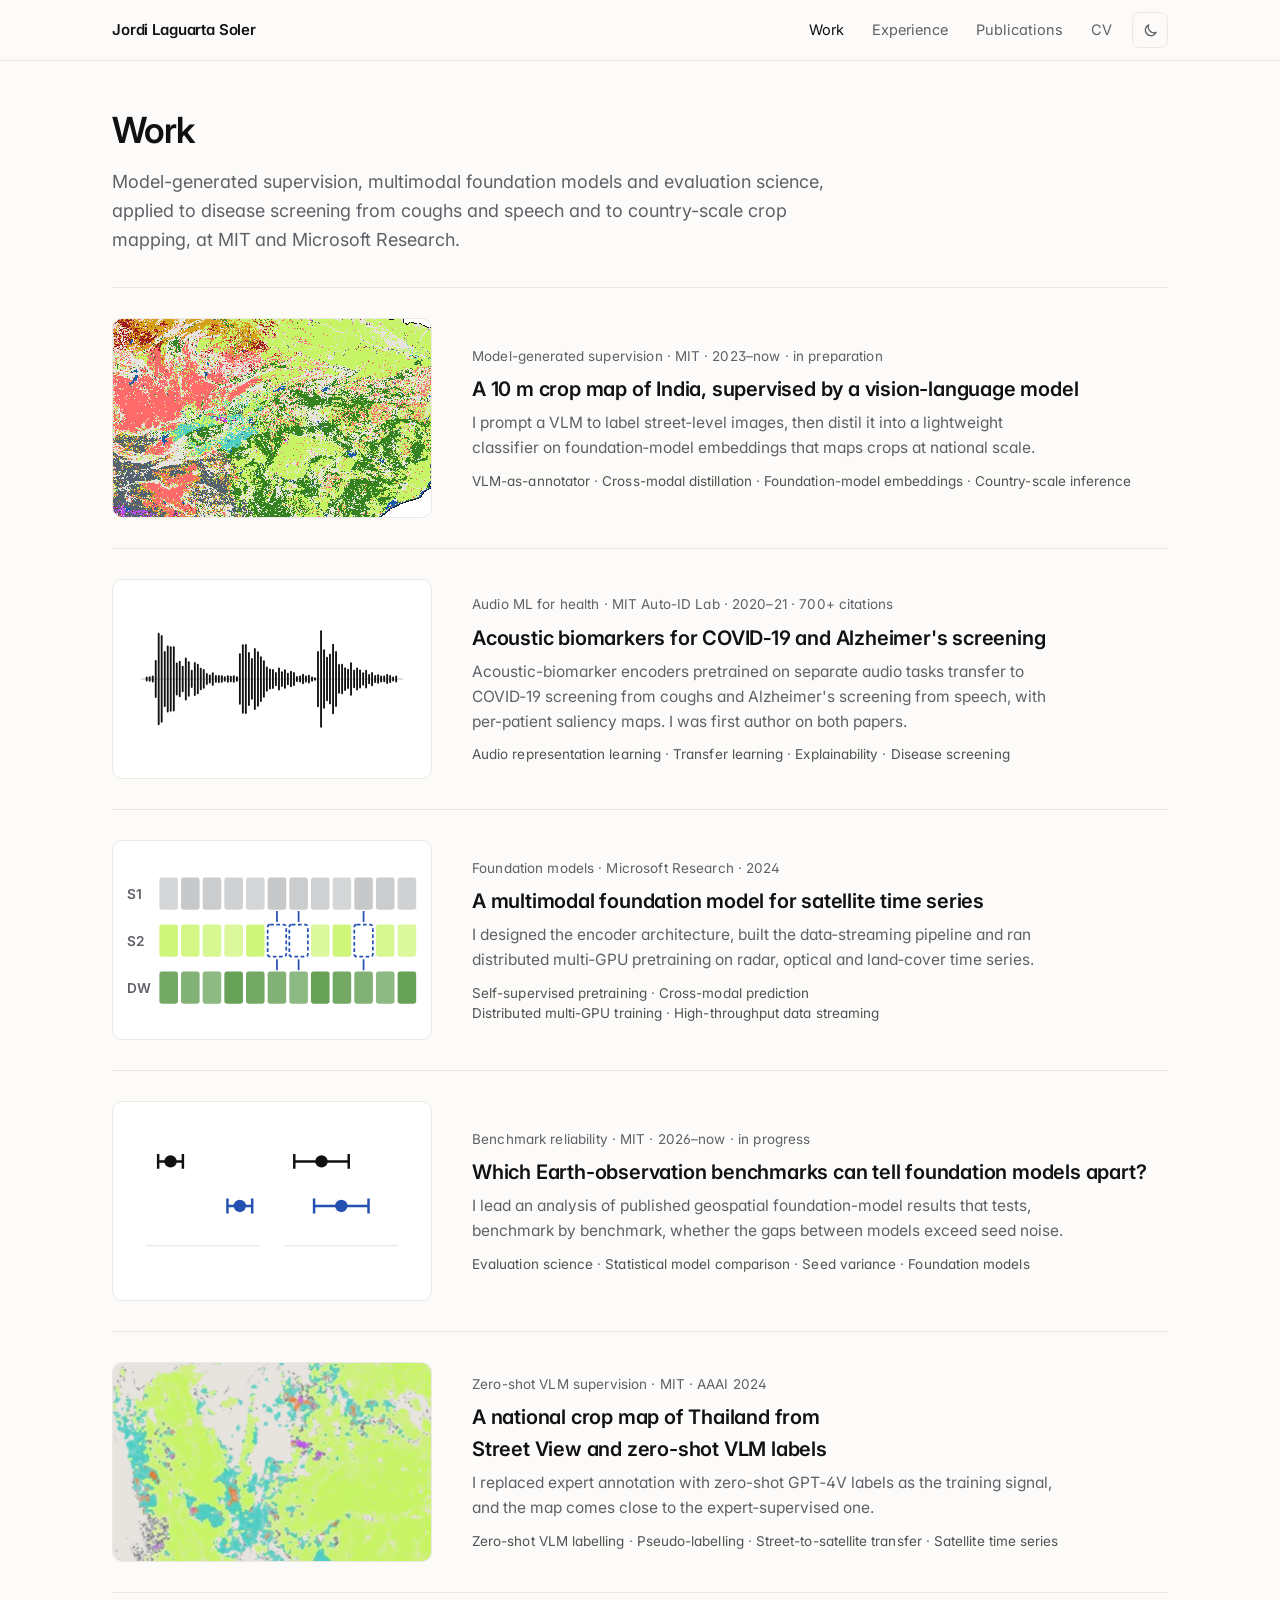
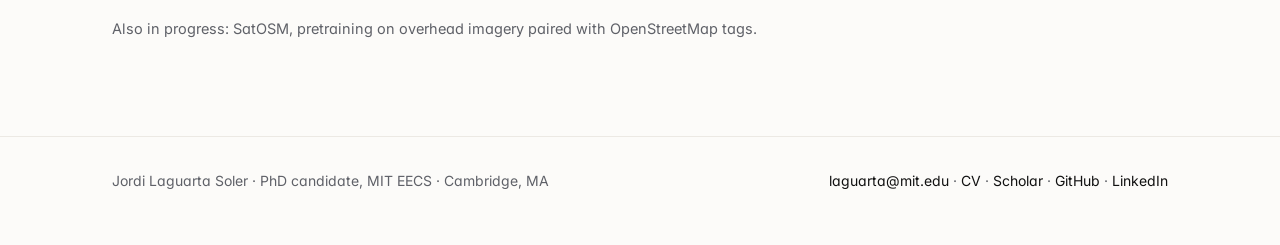
<file: work.html>
<!doctype html>
<html lang="en">
<head>
<meta charset="utf-8">
<meta name="viewport" content="width=device-width, initial-scale=1, viewport-fit=cover">
<style>:root{padding-top:env(safe-area-inset-top,0px);padding-bottom:env(safe-area-inset-bottom,0px)}[hidden]{display:none!important}</style>
<script>try{if(localStorage.getItem("theme")==="dark")document.documentElement.setAttribute("data-theme","dark")}catch(e){}</script>
<title>Work · Jordi Laguarta Soler</title>
<meta name="description" content="COVID-19 and Alzheimer's screening, a multimodal satellite foundation model at Microsoft Research, and crop maps of India and Thailand from VLM labels.">
<meta property="og:type" content="website"><meta property="og:site_name" content="Jordi Laguarta Soler"><meta property="og:title" content="Work · Jordi Laguarta Soler"><meta property="og:description" content="COVID-19 and Alzheimer's screening, a multimodal satellite foundation model at Microsoft Research, and crop maps of India and Thailand from VLM labels."><meta property="og:url" content="https://jordi-laguarta-soler.com/work.html"><link rel="canonical" href="https://jordi-laguarta-soler.com/work.html"><meta property="og:image" content="https://jordi-laguarta-soler.com/assets/og.jpg"><meta property="og:image:width" content="1200"><meta property="og:image:height" content="630"><meta property="og:image:alt" content="Jordi Laguarta Soler, PhD candidate at MIT EECS and Microsoft Research intern (2024), beside a 10 m crop-type map of India."><meta name="twitter:card" content="summary_large_image"><link rel="icon" href="assets/favicon.svg" type="image/svg+xml"><link rel="apple-touch-icon" href="assets/apple-touch-icon.png"><meta name="color-scheme" content="light"><meta name="theme-color" content="#FCFBF9">
<link rel="preconnect" href="https://fonts.googleapis.com"><link rel="preconnect" href="https://fonts.gstatic.com" crossorigin><link rel="stylesheet" href="https://fonts.googleapis.com/css2?family=Inter:wght@400;500;600&display=swap">
<link rel="stylesheet" href="style.css">

</head>
<body>
<a class="skip" href="#main">Skip to content</a>
<nav class="nav" aria-label="Site"><div class="wrap">
<a class="brand" href="./">Jordi Laguarta Soler</a>
<div class="nav-r"><ul class="links" id="navlinks"><li><a href="work.html" aria-current="page">Work</a></li><li><a href="./#experience">Experience</a></li><li><a href="publications.html">Publications</a></li><li><a href="assets/Jordi_Laguarta_Soler_CV.pdf" target="_blank" rel="noopener">CV</a></li></ul>
<button class="theme-btn" type="button" aria-label="Dark mode" aria-pressed="false" title="Dark mode"><svg class="i-moon" viewBox="0 0 24 24" aria-hidden="true" focusable="false"><path d="M20 14.5A8 8 0 0 1 9.5 4a8 8 0 1 0 10.5 10.5z"/></svg><svg class="i-sun" viewBox="0 0 24 24" aria-hidden="true" focusable="false"><circle cx="12" cy="12" r="4"/><path d="M12 2v2M12 20v2M4.9 4.9l1.4 1.4M17.7 17.7l1.4 1.4M2 12h2M20 12h2M4.9 19.1l1.4-1.4M17.7 6.3l1.4-1.4"/></svg></button>
<button class="menu-btn" type="button" aria-expanded="false" aria-controls="navlinks">Menu</button></div>
</div></nav>
<main id="main" tabindex="-1">
<section class="page"><div class="wrap"><div class="prose-col"><h1>Work</h1>
<p class="lede grey">Model-generated supervision, multimodal foundation models and evaluation science, applied to disease screening from coughs and speech and to country-scale crop mapping, at MIT and Microsoft Research.</p></div>
<h2 class="sr-only">Projects</h2><ul class="work" style="margin-top:32px"><li><a class="row" href="india-crop-map.html"><div class="thumb" aria-hidden="true"><span class="t-map"></span></div><div><span class="meta"><span>Model-generated supervision</span><span class="sr-only"> · </span><span>MIT</span><span class="sr-only"> · </span><span>2023–&#8288;now&nbsp;·&nbsp;in&nbsp;preparation</span></span><h3>A 10&nbsp;m crop map of India, supervised by a vision-language model</h3><p>I prompt a VLM to label street&#8209;level images, then distil it into a lightweight classifier on foundation&#8209;model embeddings that maps crops at national scale.</p><p class="tags"><span class="sr-only">Skills: </span><span>VLM-as-annotator</span><span class="sr-only">, </span><span>Cross-modal distillation</span><span class="sr-only">, </span><span>Foundation-model embeddings</span><span class="sr-only">, </span><span>Country-scale inference</span></p></div></a></li><li><a class="row" href="health-audio.html"><div class="thumb" aria-hidden="true"><svg viewBox="0 0 240 160" aria-hidden="true" focusable="false" style="width:100%;height:100%"><line class="ax" x1="14" y1="80" x2="226" y2="80"/><rect class="inkf" x="18.0" y="77.9" width="1.5" height="4.2" rx="0.8"/><rect class="inkf" x="20.4" y="77.7" width="1.5" height="4.5" rx="0.8"/><rect class="inkf" x="22.9" y="77.1" width="1.5" height="5.7" rx="0.8"/><rect class="inkf" x="25.3" y="64.7" width="1.5" height="30.6" rx="0.8"/><rect class="inkf" x="27.7" y="42.7" width="1.5" height="74.6" rx="0.8"/><rect class="inkf" x="30.1" y="44.5" width="1.5" height="70.9" rx="0.8"/><rect class="inkf" x="32.6" y="57.3" width="1.5" height="45.4" rx="0.8"/><rect class="inkf" x="35.0" y="53.0" width="1.5" height="54.1" rx="0.8"/><rect class="inkf" x="37.4" y="53.6" width="1.5" height="52.8" rx="0.8"/><rect class="inkf" x="39.9" y="53.6" width="1.5" height="52.7" rx="0.8"/><rect class="inkf" x="42.3" y="66.6" width="1.5" height="26.8" rx="0.8"/><rect class="inkf" x="44.7" y="65.2" width="1.5" height="29.6" rx="0.8"/><rect class="inkf" x="47.1" y="69.2" width="1.5" height="21.5" rx="0.8"/><rect class="inkf" x="49.6" y="62.7" width="1.5" height="34.6" rx="0.8"/><rect class="inkf" x="52.0" y="65.6" width="1.5" height="28.8" rx="0.8"/><rect class="inkf" x="54.4" y="72.6" width="1.5" height="14.7" rx="0.8"/><rect class="inkf" x="56.9" y="66.2" width="1.5" height="27.6" rx="0.8"/><rect class="inkf" x="59.3" y="67.7" width="1.5" height="24.6" rx="0.8"/><rect class="inkf" x="61.7" y="70.9" width="1.5" height="18.2" rx="0.8"/><rect class="inkf" x="64.1" y="72.0" width="1.5" height="15.9" rx="0.8"/><rect class="inkf" x="66.6" y="75.1" width="1.5" height="9.7" rx="0.8"/><rect class="inkf" x="69.0" y="76.3" width="1.5" height="7.4" rx="0.8"/><rect class="inkf" x="71.4" y="74.6" width="1.5" height="10.8" rx="0.8"/><rect class="inkf" x="73.9" y="76.8" width="1.5" height="6.3" rx="0.8"/><rect class="inkf" x="76.3" y="76.7" width="1.5" height="6.5" rx="0.8"/><rect class="inkf" x="78.7" y="76.9" width="1.5" height="6.1" rx="0.8"/><rect class="inkf" x="81.1" y="77.8" width="1.5" height="4.4" rx="0.8"/><rect class="inkf" x="83.6" y="77.0" width="1.5" height="6.0" rx="0.8"/><rect class="inkf" x="86.0" y="77.4" width="1.5" height="5.3" rx="0.8"/><rect class="inkf" x="88.4" y="76.9" width="1.5" height="6.2" rx="0.8"/><rect class="inkf" x="90.9" y="77.7" width="1.5" height="4.5" rx="0.8"/><rect class="inkf" x="93.3" y="59.1" width="1.5" height="41.7" rx="0.8"/><rect class="inkf" x="95.7" y="52.0" width="1.5" height="56.1" rx="0.8"/><rect class="inkf" x="98.1" y="51.7" width="1.5" height="56.5" rx="0.8"/><rect class="inkf" x="100.6" y="58.1" width="1.5" height="43.7" rx="0.8"/><rect class="inkf" x="103.0" y="63.1" width="1.5" height="33.7" rx="0.8"/><rect class="inkf" x="105.4" y="54.9" width="1.5" height="50.1" rx="0.8"/><rect class="inkf" x="107.9" y="57.5" width="1.5" height="44.9" rx="0.8"/><rect class="inkf" x="110.3" y="61.6" width="1.5" height="36.9" rx="0.8"/><rect class="inkf" x="112.7" y="64.8" width="1.5" height="30.4" rx="0.8"/><rect class="inkf" x="115.1" y="69.9" width="1.5" height="20.3" rx="0.8"/><rect class="inkf" x="117.6" y="71.6" width="1.5" height="16.8" rx="0.8"/><rect class="inkf" x="120.0" y="72.0" width="1.5" height="16.0" rx="0.8"/><rect class="inkf" x="122.4" y="74.3" width="1.5" height="11.5" rx="0.8"/><rect class="inkf" x="124.9" y="70.8" width="1.5" height="18.4" rx="0.8"/><rect class="inkf" x="127.3" y="73.7" width="1.5" height="12.7" rx="0.8"/><rect class="inkf" x="129.7" y="72.2" width="1.5" height="15.6" rx="0.8"/><rect class="inkf" x="132.1" y="74.9" width="1.5" height="10.1" rx="0.8"/><rect class="inkf" x="134.6" y="73.3" width="1.5" height="13.4" rx="0.8"/><rect class="inkf" x="137.0" y="74.4" width="1.5" height="11.3" rx="0.8"/><rect class="inkf" x="139.4" y="77.5" width="1.5" height="5.0" rx="0.8"/><rect class="inkf" x="141.9" y="77.2" width="1.5" height="5.6" rx="0.8"/><rect class="inkf" x="144.3" y="75.8" width="1.5" height="8.4" rx="0.8"/><rect class="inkf" x="146.7" y="77.2" width="1.5" height="5.6" rx="0.8"/><rect class="inkf" x="149.1" y="76.5" width="1.5" height="7.1" rx="0.8"/><rect class="inkf" x="151.6" y="77.9" width="1.5" height="4.3" rx="0.8"/><rect class="inkf" x="154.0" y="78.5" width="1.5" height="2.9" rx="0.8"/><rect class="inkf" x="156.4" y="57.3" width="1.5" height="45.5" rx="0.8"/><rect class="inkf" x="158.9" y="40.6" width="1.5" height="78.7" rx="0.8"/><rect class="inkf" x="161.3" y="55.9" width="1.5" height="48.1" rx="0.8"/><rect class="inkf" x="163.7" y="62.0" width="1.5" height="36.0" rx="0.8"/><rect class="inkf" x="166.1" y="59.5" width="1.5" height="41.0" rx="0.8"/><rect class="inkf" x="168.6" y="51.5" width="1.5" height="57.0" rx="0.8"/><rect class="inkf" x="171.0" y="57.4" width="1.5" height="45.2" rx="0.8"/><rect class="inkf" x="173.4" y="67.9" width="1.5" height="24.1" rx="0.8"/><rect class="inkf" x="175.9" y="67.7" width="1.5" height="24.6" rx="0.8"/><rect class="inkf" x="178.3" y="70.5" width="1.5" height="19.1" rx="0.8"/><rect class="inkf" x="180.7" y="71.8" width="1.5" height="16.3" rx="0.8"/><rect class="inkf" x="183.1" y="66.5" width="1.5" height="27.0" rx="0.8"/><rect class="inkf" x="185.6" y="72.5" width="1.5" height="14.9" rx="0.8"/><rect class="inkf" x="188.0" y="70.7" width="1.5" height="18.5" rx="0.8"/><rect class="inkf" x="190.4" y="72.4" width="1.5" height="15.3" rx="0.8"/><rect class="inkf" x="192.9" y="74.5" width="1.5" height="10.9" rx="0.8"/><rect class="inkf" x="195.3" y="72.5" width="1.5" height="15.1" rx="0.8"/><rect class="inkf" x="197.7" y="75.9" width="1.5" height="8.3" rx="0.8"/><rect class="inkf" x="200.1" y="74.3" width="1.5" height="11.5" rx="0.8"/><rect class="inkf" x="202.6" y="76.7" width="1.5" height="6.6" rx="0.8"/><rect class="inkf" x="205.0" y="76.1" width="1.5" height="7.8" rx="0.8"/><rect class="inkf" x="207.4" y="77.1" width="1.5" height="5.8" rx="0.8"/><rect class="inkf" x="209.9" y="77.2" width="1.5" height="5.5" rx="0.8"/><rect class="inkf" x="212.3" y="75.9" width="1.5" height="8.2" rx="0.8"/><rect class="inkf" x="214.7" y="76.7" width="1.5" height="6.6" rx="0.8"/><rect class="inkf" x="217.1" y="77.9" width="1.5" height="4.1" rx="0.8"/><rect class="inkf" x="219.6" y="77.2" width="1.5" height="5.6" rx="0.8"/></svg></div><div><span class="meta"><span>Audio ML for health</span><span class="sr-only"> · </span><span>MIT Auto-ID Lab</span><span class="sr-only"> · </span><span>2020–&#8288;21&nbsp;·&nbsp;700+&nbsp;citations</span></span><h3>Acoustic biomarkers for COVID&#8209;19 and Alzheimer's screening</h3><p>Acoustic-biomarker encoders pretrained on separate audio tasks transfer to COVID&#8209;19 screening from coughs and Alzheimer's screening from speech, with per-patient saliency maps. I was first author on both papers.</p><p class="tags"><span class="sr-only">Skills: </span><span>Audio representation learning</span><span class="sr-only">, </span><span>Transfer learning</span><span class="sr-only">, </span><span>Explainability</span><span class="sr-only">, </span><span>Disease screening</span></p></div></a></li><li><a class="row" href="terraflow.html"><div class="thumb" aria-hidden="true"><svg viewBox="0 4.5 250 160" aria-hidden="true" focusable="false" style="width:100%;height:100%"><text x="8" y="51.0" style="font-size:11px;fill:var(--grey);font-weight:600">S1</text><rect x="34.0" y="34" width="15" height="26" rx="2" style="fill:var(--grey);opacity:0.26"/><rect x="51.5" y="34" width="15" height="26" rx="2" style="fill:var(--grey);opacity:0.35"/><rect x="69.0" y="34" width="15" height="26" rx="2" style="fill:var(--grey);opacity:0.32"/><rect x="86.5" y="34" width="15" height="26" rx="2" style="fill:var(--grey);opacity:0.29"/><rect x="104.0" y="34" width="15" height="26" rx="2" style="fill:var(--grey);opacity:0.26"/><rect x="121.5" y="34" width="15" height="26" rx="2" style="fill:var(--grey);opacity:0.35"/><rect x="139.0" y="34" width="15" height="26" rx="2" style="fill:var(--grey);opacity:0.32"/><rect x="156.5" y="34" width="15" height="26" rx="2" style="fill:var(--grey);opacity:0.29"/><rect x="174.0" y="34" width="15" height="26" rx="2" style="fill:var(--grey);opacity:0.26"/><rect x="191.5" y="34" width="15" height="26" rx="2" style="fill:var(--grey);opacity:0.35"/><rect x="209.0" y="34" width="15" height="26" rx="2" style="fill:var(--grey);opacity:0.32"/><rect x="226.5" y="34" width="15" height="26" rx="2" style="fill:var(--grey);opacity:0.29"/><text x="8" y="89.0" style="font-size:11px;fill:var(--grey);font-weight:600">S2</text><rect x="34.0" y="72" width="15" height="26" rx="2" style="fill:var(--rice);opacity:0.85"/><rect x="51.5" y="72" width="15" height="26" rx="2" style="fill:var(--rice);opacity:0.78"/><rect x="69.0" y="72" width="15" height="26" rx="2" style="fill:var(--rice);opacity:0.71"/><rect x="86.5" y="72" width="15" height="26" rx="2" style="fill:var(--rice);opacity:0.64"/><rect x="104.0" y="72" width="15" height="26" rx="2" style="fill:var(--rice);opacity:0.85"/><rect x="121.5" y="72" width="15" height="26" rx="2" style="fill:none;stroke:var(--link);stroke-width:1.4;stroke-dasharray:3 2"/><rect x="139.0" y="72" width="15" height="26" rx="2" style="fill:none;stroke:var(--link);stroke-width:1.4;stroke-dasharray:3 2"/><rect x="156.5" y="72" width="15" height="26" rx="2" style="fill:var(--rice);opacity:0.64"/><rect x="174.0" y="72" width="15" height="26" rx="2" style="fill:var(--rice);opacity:0.85"/><rect x="191.5" y="72" width="15" height="26" rx="2" style="fill:none;stroke:var(--link);stroke-width:1.4;stroke-dasharray:3 2"/><rect x="209.0" y="72" width="15" height="26" rx="2" style="fill:var(--rice);opacity:0.71"/><rect x="226.5" y="72" width="15" height="26" rx="2" style="fill:var(--rice);opacity:0.64"/><text x="8" y="127.0" style="font-size:11px;fill:var(--grey);font-weight:600">DW</text><rect x="34.0" y="110" width="15" height="26" rx="2" style="fill:var(--trees);opacity:0.69"/><rect x="51.5" y="110" width="15" height="26" rx="2" style="fill:var(--trees);opacity:0.62"/><rect x="69.0" y="110" width="15" height="26" rx="2" style="fill:var(--trees);opacity:0.56"/><rect x="86.5" y="110" width="15" height="26" rx="2" style="fill:var(--trees);opacity:0.75"/><rect x="104.0" y="110" width="15" height="26" rx="2" style="fill:var(--trees);opacity:0.69"/><rect x="121.5" y="110" width="15" height="26" rx="2" style="fill:var(--trees);opacity:0.62"/><rect x="139.0" y="110" width="15" height="26" rx="2" style="fill:var(--trees);opacity:0.56"/><rect x="156.5" y="110" width="15" height="26" rx="2" style="fill:var(--trees);opacity:0.75"/><rect x="174.0" y="110" width="15" height="26" rx="2" style="fill:var(--trees);opacity:0.69"/><rect x="191.5" y="110" width="15" height="26" rx="2" style="fill:var(--trees);opacity:0.62"/><rect x="209.0" y="110" width="15" height="26" rx="2" style="fill:var(--trees);opacity:0.56"/><rect x="226.5" y="110" width="15" height="26" rx="2" style="fill:var(--trees);opacity:0.75"/><path d="M129.0 61 L129.0 70" style="stroke:var(--link);stroke-width:1.4"/><path d="M129.0 109 L129.0 100" style="stroke:var(--link);stroke-width:1.4"/><path d="M146.5 61 L146.5 70" style="stroke:var(--link);stroke-width:1.4"/><path d="M146.5 109 L146.5 100" style="stroke:var(--link);stroke-width:1.4"/><path d="M199.0 61 L199.0 70" style="stroke:var(--link);stroke-width:1.4"/><path d="M199.0 109 L199.0 100" style="stroke:var(--link);stroke-width:1.4"/></svg></div><div><span class="meta"><span>Foundation models</span><span class="sr-only"> · </span><span>Microsoft Research</span><span class="sr-only"> · </span><span>2024</span></span><h3>A multimodal foundation model for satellite time series</h3><p>I designed the encoder architecture, built the data&#8209;streaming pipeline and ran distributed multi&#8209;GPU pretraining on radar, optical and land&#8209;cover time series.</p><p class="tags"><span class="sr-only">Skills: </span><span>Self-supervised pretraining</span><span class="sr-only">, </span><span>Cross-modal prediction</span><span class="sr-only">, </span><span>Distributed multi-GPU training</span><span class="sr-only">, </span><span>High-throughput data streaming</span></p></div></a></li><li><a class="row" href="benchmark-reliability.html"><div class="thumb" aria-hidden="true"><svg viewBox="0 0 240 160" aria-hidden="true" focusable="false" style="width:100%;height:100%"><line x1="18" y1="116" x2="110" y2="116" style="stroke:var(--rule)"/><path d="M28 42v12M28 48H48M48 42v12" style="fill:none;stroke:var(--ink);stroke-width:2"/><circle cx="38" cy="48" r="5" style="fill:var(--ink)"/><path d="M84 78v12M84 84H104M104 78v12" style="fill:none;stroke:var(--link);stroke-width:2"/><circle cx="94" cy="84" r="5" style="fill:var(--link)"/><line x1="130" y1="116" x2="222" y2="116" style="stroke:var(--rule)"/><path d="M138 42v12M138 48H182M182 42v12" style="fill:none;stroke:var(--ink);stroke-width:2"/><circle cx="160" cy="48" r="5" style="fill:var(--ink)"/><path d="M154 78v12M154 84H198M198 78v12" style="fill:none;stroke:var(--link);stroke-width:2"/><circle cx="176" cy="84" r="5" style="fill:var(--link)"/></svg></div><div><span class="meta"><span>Benchmark reliability</span><span class="sr-only"> · </span><span>MIT</span><span class="sr-only"> · </span><span>2026–&#8288;now&nbsp;·&nbsp;in&nbsp;progress</span></span><h3>Which Earth-observation benchmarks can tell foundation models apart?</h3><p>I lead an analysis of published geospatial foundation-model results that tests, benchmark by benchmark, whether the gaps between models exceed seed noise.</p><p class="tags"><span class="sr-only">Skills: </span><span>Evaluation science</span><span class="sr-only">, </span><span>Statistical model comparison</span><span class="sr-only">, </span><span>Seed variance</span><span class="sr-only">, </span><span>Foundation models</span></p></div></a></li><li><a class="row" href="thailand-crop-map.html"><div class="thumb" aria-hidden="true"><span class="t-th"><img class="t-img" src="assets/thailand-thumb.webp" width="480" height="320" alt="" loading="lazy"></span></div><div><span class="meta"><span>Zero-shot VLM supervision</span><span class="sr-only"> · </span><span>MIT</span><span class="sr-only"> · </span><span>AAAI&nbsp;2024</span></span><h3>A national crop map of Thailand from Street View and zero-shot VLM labels</h3><p>I replaced expert annotation with zero-shot GPT&#8209;4V labels as the training signal, and the map comes close to the expert&#8209;supervised one.</p><p class="tags"><span class="sr-only">Skills: </span><span>Zero-shot VLM labelling</span><span class="sr-only">, </span><span>Pseudo-labelling</span><span class="sr-only">, </span><span>Street-to-satellite transfer</span><span class="sr-only">, </span><span>Satellite time series</span></p></div></a></li></ul>
<p class="grey" style="margin-top:24px;font-size:14.5px">Also in progress: SatOSM, pretraining on overhead imagery paired with OpenStreetMap tags.</p></div></section>
</main>
<footer><div class="wrap"><span><span class="ft-name">Jordi Laguarta Soler</span><span class="ft-sep" aria-hidden="true"> · </span>PhD candidate, MIT&nbsp;EECS · Cambridge,&nbsp;MA</span><span><a href="mailto:laguarta@mit.edu">laguarta@mit.edu</a><span class="ft-sep2"> · </span><span class="ft-links"><a href="assets/Jordi_Laguarta_Soler_CV.pdf" target="_blank" rel="noopener">CV</a> · <a href="https://scholar.google.com/citations?hl=en&amp;user=KCnNCT8AAAAJ" target="_blank" rel="noopener">Scholar</a> · <a href="https://github.com/thampatron" target="_blank" rel="noopener">GitHub</a> · <a href="https://www.linkedin.com/in/jordi-laguarta-soler" target="_blank" rel="noopener">LinkedIn</a></span></span></div></footer>
<script src="map.js"></script>
</body>
</html>
</file>
<file: style.css>
@font-face{font-family:"Inter Fallback"; src:local("Arial"), local("Liberation Sans"); size-adjust:107.12%; ascent-override:90.44%; descent-override:22.52%; line-gap-override:0%; unicode-range:U+0000-00FF, U+2013-2014, U+2018-2022, U+2026}
/* Professional system: Inter only; neutral tokens; colour appears only inside figures. 1120px grid, 720px prose. */
:root{
  --bg:#FAFAFA; --surface:#FFFFFF; --ink:#111111; --grey:#666666; --rule:#E5E5E5; --link:#2450B2;
  --noncrop:#E6E6E6; --border:#111111;
  --rice:#C7F464; --soy:#FF6B6B; --pulse:#9E1B1B; --maize:#4ECDC4; --millet:#D4A017; --sugar:#C44DFF; --cotton:#556270; --trees:#358221; --water:#1A5BAB;
  --f:"Inter", "Inter Fallback", system-ui, -apple-system, "Segoe UI", Roboto, Helvetica, Arial, sans-serif;
  --max:1120px; --prose:720px; --navh:60px;
}
@media (prefers-color-scheme: dark){ :root[data-theme="auto"]{
  --bg:#0E1013; --surface:#171A1F; --ink:#F2F4F7; --grey:#949BA5; --rule:#262A31; --link:#8AB4FF;
  --noncrop:#2A3039; --border:#F2F4F7; --cotton:#8A96A3; --water:#3B7FD0; --pulse:#E62E2E; --trees:#238C35; color-scheme:dark }}
:root[data-theme="dark"]{ --bg:#0E1013; --surface:#171A1F; --ink:#F2F4F7; --grey:#949BA5; --rule:#262A31; --link:#8AB4FF;
  --noncrop:#2A3039; --border:#F2F4F7; --cotton:#8A96A3; --water:#3B7FD0; --pulse:#E62E2E; --trees:#238C35; color-scheme:dark }

*{box-sizing:border-box}
html{scroll-behavior:smooth; scroll-padding-top:calc(var(--navh) + 8px); -webkit-text-size-adjust:100%}
@media print{ :root:not(#_),:root[data-theme="dark"]{--bg:#fff; --surface:#fff; --ink:#111; --grey:#555; --rule:#ddd; --link:#111; color-scheme:light} .nav,.skip,#timeline,.tl-hint{display:none !important} .affil-list li img{filter:grayscale(1) brightness(0) !important; opacity:.62 !important} figure,.thumb,canvas,img{break-inside:avoid} h2,h3{break-after:avoid} }
@media (prefers-reduced-motion: reduce){ html{scroll-behavior:auto} *,*::before,*::after{transition-duration:0s !important; transition-delay:0s !important; animation-duration:0s !important} }
.sr-only{position:absolute;width:1px;height:1px;overflow:hidden;clip:rect(0 0 0 0);white-space:nowrap}
body{margin:0; background:var(--bg); color:var(--ink); font-family:var(--f); font-size:16px; line-height:1.6; -webkit-font-smoothing:antialiased; font-feature-settings:"cv11","ss01"}
a{color:var(--link); text-decoration:none}
main p:not([class]) > a, .lede a{text-decoration:underline; text-decoration-thickness:1px; text-underline-offset:3px}
a:hover{text-decoration:underline; text-underline-offset:3px}
:focus-visible{outline:2px solid var(--link); outline-offset:3px; border-radius:2px}
p{margin:0}
h1,h2,h3{margin:0; color:var(--ink); text-wrap:balance}
img{max-width:100%; height:auto; display:block}
.num{font-variant-numeric:tabular-nums}
.grey{color:var(--grey)}

.wrap{max-width:var(--max); margin:0 auto; padding-left:max(32px, env(safe-area-inset-left,0px)); padding-right:max(32px, env(safe-area-inset-right,0px))}
@media (max-width:640px){ .wrap{padding-left:max(20px, env(safe-area-inset-left,0px)); padding-right:max(20px, env(safe-area-inset-right,0px))} }

/* nav */
body::before{content:""; position:fixed; inset:0 0 auto; height:env(safe-area-inset-top,0px); z-index:30; background:var(--bg)}
.nav{position:sticky; top:env(safe-area-inset-top,0px); z-index:20; background:color-mix(in srgb, var(--bg) 92%, transparent); backdrop-filter:saturate(1.4) blur(10px); border-bottom:1px solid var(--rule)}
.nav .wrap{height:var(--navh); display:flex; align-items:center; justify-content:space-between; gap:20px}
.skip{position:absolute; left:-9999px; top:8px; z-index:100; padding:8px 12px; background:var(--surface); color:var(--ink); border:1px solid var(--rule); border-radius:8px} .skip:focus{left:16px} main:focus{outline:none}
.brand{font-weight:600; font-size:15px; color:var(--ink); letter-spacing:-0.01em}
.brand:hover{text-decoration:none}
.links{display:flex; align-items:center; gap:28px; list-style:none; margin:0; padding:0; font-size:14.5px}
.links a{color:var(--grey)}
.links a:hover, .links a[aria-current]{color:var(--ink); text-decoration:none}
.nav-r{display:flex; align-items:center; gap:20px}
.theme-btn{display:inline-flex; align-items:center; justify-content:center; width:36px; height:36px; padding:0; color:var(--grey); background:none; border:1px solid var(--rule); border-radius:8px; cursor:pointer}
.theme-btn:hover{color:var(--ink)} .theme-btn svg{width:17px; height:17px; fill:none; stroke:currentColor; stroke-width:1.8; stroke-linecap:round; stroke-linejoin:round}
.theme-btn .i-sun{display:none} :root[data-theme="dark"] .theme-btn .i-sun{display:block} :root[data-theme="dark"] .theme-btn .i-moon{display:none}
@media (max-width:700px){ .nav-r{gap:10px} }
.menu-btn{display:none; font:inherit; font-size:14.5px; color:var(--ink); background:none; border:1px solid var(--rule); border-radius:8px; height:36px; padding:0 12px; line-height:1; cursor:pointer}
@media (max-width:700px){
  .menu-btn{display:inline-flex; align-items:center}
  .links{display:none; position:absolute; top:var(--navh); left:0; right:0; flex-direction:column; align-items:flex-start; gap:0; background:var(--bg); border-bottom:1px solid var(--rule); padding:8px max(20px, env(safe-area-inset-left,0px)) 16px}
  .links li{width:100%}
  .links a{display:block; padding:12px 0; font-size:16px; color:var(--ink)}
  .nav.open .links{display:flex}
}

/* buttons */
.btn{display:inline-flex; align-items:center; gap:8px; height:40px; padding:0 16px; border-radius:8px; font-size:14.5px; font-weight:500; border:1px solid var(--rule); color:var(--ink); background:var(--surface)}
.btn:hover{text-decoration:none; border-color:var(--grey)}
.btn.primary{background:var(--ink); color:var(--bg); border-color:var(--ink)}
.btn.primary:hover{opacity:.88}
.actions{display:flex; flex-wrap:wrap; gap:10px; align-items:center}
.textlinks{display:flex; flex-wrap:wrap; gap:6px 18px; font-size:14.5px}

/* home hero */
.hero{padding-block:56px 32px}
.hero .wrap{display:grid; grid-template-columns:minmax(0,1fr) 200px; gap:48px; align-items:start}
.hero h1{font-size:40px; font-weight:600; letter-spacing:-0.025em; line-height:1.15}
.role{margin-top:8px; font-size:16px; color:var(--grey)}
.summary{margin-top:20px; font-size:17px; line-height:1.65; max-width:62ch}
.seeking{margin-top:14px; font-size:15px; color:var(--grey)}
.hero .actions{margin-top:24px}
.headshot{width:200px; height:200px; border-radius:50%; object-fit:cover; object-position:50% 35%}
@media (max-width:760px){
  .hero{padding-block:32px 24px}
  .hero .wrap{grid-template-columns:1fr; gap:20px}
  .headshot{width:112px; height:112px; order:-1}
  .hero h1{font-size:32px}
}

/* map band */
.mapband{padding-block:8px 8px}
.mapfig{margin:0; display:grid; grid-template-columns:minmax(0,1fr) 220px; gap:32px; align-items:end; border-top:1px solid var(--rule); padding-top:28px}
.mapfig a.maplink{display:block; justify-self:center}
.mapfig canvas{display:block; height:auto; width:auto; max-width:100%; max-height:440px; aspect-ratio:1600/1385}
.mapside{display:grid; gap:14px; align-content:end; padding-bottom:8px}
.legend{list-style:none; margin:0; padding:0; display:grid; grid-template-columns:1fr; gap:5px}
.legend button{all:unset; box-sizing:border-box; cursor:pointer; display:flex; gap:8px; align-items:center; font-size:13.5px; color:var(--grey); width:100%}
.legend button:hover, .legend button[aria-pressed="true"]{color:var(--ink)}
.legend button:focus-visible{outline:2px solid var(--link); outline-offset:2px}
.legend i{width:11px; height:11px; border-radius:2px; background:var(--c); box-shadow:inset 0 0 0 1px var(--sw-edge); flex:none}
.mapside .cap{font-size:14px; color:var(--grey)}
@media (max-width:760px){
  .mapfig{grid-template-columns:1fr; gap:16px}
  .legend{grid-template-columns:repeat(3, minmax(0,1fr))}
}

/* home sections */
.section{padding-block:72px 0; scroll-margin-top:-48px}
.section > .wrap > h2{font-size:24px; font-weight:600; letter-spacing:-0.015em; margin-bottom:24px}
.section-head{display:flex; flex-wrap:wrap; row-gap:4px; align-items:baseline; justify-content:space-between; gap:16px; margin-bottom:24px}
.section-head h2{font-size:24px; font-weight:600; letter-spacing:-0.015em}
.work{list-style:none; margin:0; padding:0; display:grid; gap:0; border-top:1px solid var(--rule)}
.work li{border-bottom:1px solid var(--rule)}
.work a.row{display:grid; grid-template-columns:240px minmax(0,1fr) 150px; gap:32px; padding-block:24px; color:inherit; align-items:center}
.work a.row:hover{text-decoration:none}
.work a.row:hover h3{color:var(--link)}
.thumb{width:240px; height:160px; border-radius:10px; overflow:hidden; background:var(--surface); border:1px solid var(--rule); display:grid; place-items:center}
.thumb .t-map{width:100%; height:100%; background-image:url(assets/india-map.png); background-size:240% auto; background-position:46% 34%; background-repeat:no-repeat; image-rendering:pixelated}
.thumb .t-map canvas{display:block; width:100%; height:100%; image-rendering:pixelated}
.thumb .t-num{display:grid; gap:2px; text-align:center}
.thumb .t-num b{font-size:34px; font-weight:600; letter-spacing:-0.02em}
.thumb .t-num span{font-size:13px; color:var(--grey)}
.thumb svg{width:86%; height:auto}
.work .meta{font-size:13.5px; color:var(--grey); display:flex; flex-wrap:wrap; column-gap:0.9em; overflow:hidden; line-height:25.6px} .work .meta > span:not(.sr-only){white-space:nowrap; position:relative} .work .meta > span:not(.sr-only)::before{content:"·" / ""; position:absolute; left:-0.6em}
.work h3{font-size:18px; font-weight:600; letter-spacing:-0.01em; margin-top:4px}
.work p{margin-top:6px; font-size:15.5px; color:var(--grey); max-width:60ch} .work p:not(.tags){text-wrap:pretty}
.work .k{text-align:right; display:grid; gap:2px}
.work .k b{font-size:22px; font-weight:600; letter-spacing:-0.015em}
.work .k span{font-size:13px; color:var(--grey)}
.work .more{font-size:14px; color:var(--link); margin-top:10px; display:inline-block}
@media (max-width:860px){
  .work a.row{grid-template-columns:120px minmax(0,1fr); gap:18px}
  .thumb{width:120px; height:80px}
  .thumb .t-num b{font-size:20px}
  .thumb .t-num span{font-size:11px}
  .work .k{display:none}
}

.xp{list-style:none; margin:0; padding:0; border-top:1px solid var(--rule)}
.xp li{display:grid; grid-template-columns:120px minmax(0,1fr); gap:24px; padding-block:16px; border-bottom:1px solid var(--rule)}
.xp .when{font-size:14px; color:var(--grey)}
.xp b{font-weight:600}
.xp .org{display:block; font-size:15.5px; text-wrap:balance}
.xp p{font-size:15px; color:var(--grey); margin-top:2px; text-wrap:pretty}
@media (max-width:640px){ .xp li{grid-template-columns:1fr; gap:2px} .xp-edu .edu-i{display:block} .xp-edu .xp-sep{display:none} }

.pubs{list-style:none; margin:0; padding:0; border-top:1px solid var(--rule)}
.pubs li{padding-block:16px; border-bottom:1px solid var(--rule); display:grid; gap:3px}
.pubs .t{font-weight:600; font-size:15.5px; line-height:1.4}
.pubs .a{font-size:14.5px; color:var(--grey)}
.pubs .a b{color:var(--ink); font-weight:500}
.pubs .l{display:flex; flex-wrap:wrap; gap:4px 14px; font-size:14px; margin-top:2px}
.pubs .l a{padding-block:2px}
.press{margin-top:18px; font-size:14px; color:var(--grey); display:flex; flex-wrap:wrap; gap:4px 16px}
.press a{color:var(--ink); text-decoration:underline; text-decoration-color:var(--rule); text-underline-offset:3px}

footer{margin-top:96px; border-top:1px solid var(--rule)}
footer .wrap{padding-block:28px 48px; display:flex; flex-wrap:wrap; justify-content:space-between; align-items:center; gap:12px; font-size:14px; color:var(--grey)}
footer a{color:var(--ink); display:inline-block; padding-block:5px}
.ft-sep,.ft-sep2{white-space:pre} .ft-links{white-space:nowrap}
@media (max-width:640px){ footer .ft-sep{display:none} footer .ft-name{display:block} }
@media (max-width:379px){ footer .ft-sep2{display:none} footer .ft-links{display:block} }

/* project pages */
.page{padding-block:40px 0}
.back{font-size:14px; color:var(--grey); display:inline-block; padding-block:5px}
.back:hover{color:var(--ink)}
.prose-col{max-width:var(--prose)}
.eyebrow{margin-top:28px; font-size:14px; color:var(--grey)} .eyebrow > span{white-space:nowrap}
article .eyebrow{display:flex; flex-wrap:wrap; column-gap:0.9em; overflow:hidden} article .eyebrow > span:not(.sr-only){position:relative} article .eyebrow > span:not(.sr-only)::before{content:"·" / ""; position:absolute; left:-0.6em}
.page h1{margin-top:8px; font-size:36px; font-weight:600; letter-spacing:-0.025em; line-height:1.2}
@media (max-width:640px){ .page h1{font-size:clamp(24px, 7.2vw, 28px); line-height:1.15; letter-spacing:-0.02em} table.res{font-size:14px} table.res th, table.res td{padding-right:10px} }
.lede{margin-top:16px; font-size:18px; line-height:1.6}
.authors{margin-top:14px; font-size:14.5px; color:var(--grey)}
.authors b{color:var(--ink); font-weight:600}
.page .actions{margin-top:22px}
.hero-fig{margin:40px 0 0; display:grid; gap:10px}
.hero-fig .frame{background:var(--surface); border:1px solid var(--rule); border-radius:12px; padding:24px; display:grid; place-items:center}
.figcap{font-size:14px; color:var(--grey); max-width:var(--prose)}
.page h2{margin-top:56px; font-size:22px; font-weight:600; letter-spacing:-0.015em}
.page h2 + *{margin-top:14px}
.page .prose-col p + p{margin-top:14px}
article .prose-col p:not(.tags), article .prose-col li{text-wrap:pretty}
.page ul.bul{margin:14px 0 0; padding-left:20px; display:grid; gap:8px}
.page :where(p:not([class]), li:not([class])){font-size:16.5px}
table.res{width:100%; border-collapse:collapse; margin-top:14px; font-size:15px}
table.res th{text-align:left; font-weight:600; font-size:13.5px; color:var(--grey); border-bottom:1px solid var(--rule); padding:8px 12px 8px 0}
table.res td{border-bottom:1px solid var(--rule); padding:10px 12px 10px 0; vertical-align:top}
.tablewrap{overflow-x:auto}
.callout{margin-top:14px; padding:16px 18px; border-radius:10px; background:var(--surface); border:1px solid var(--rule); font-size:15.5px}
.cite{margin-top:14px; font-size:12.5px; background:var(--surface); border:1px solid var(--rule); border-radius:10px; padding:14px 16px; overflow-x:auto; white-space:pre-wrap; overflow-wrap:anywhere; font-family:ui-monospace, Menlo, Consolas, monospace}
.pager{margin-top:72px; padding-top:24px; border-top:1px solid var(--rule); display:flex; justify-content:space-between; gap:16px; font-size:15px}
.pager span{display:block; font-size:13px; color:var(--grey)}
.figwide{margin:28px 0 0; display:grid; gap:10px}
.figwide .frame{background:var(--surface); border:1px solid var(--rule); border-radius:12px; padding:24px}
svg text{font-family:var(--f); font-size:12px; fill:var(--grey)}
svg .lab{fill:var(--ink)}
svg .ax{stroke:color-mix(in srgb, var(--grey) 35%, var(--rule))}
svg .inkf{fill:var(--ink)}
svg .greyf{fill:var(--grey)}
svg .linkf{fill:var(--link)}
svg .links{stroke:var(--link)}

/* India page pieces */
.steps{list-style:none; margin:0; padding:0; display:grid; grid-template-columns:repeat(5, minmax(0,1fr)); gap:16px; counter-reset:s}
.steps li{display:grid; gap:4px; align-content:start; padding-top:12px; border-top:2px solid var(--ink); counter-increment:s; font-size:14px}
.steps li::before{content:counter(s); font-size:12px; color:var(--grey)}
.steps b{font-weight:600; font-size:15px; line-height:1.3}
.steps span{color:var(--grey)}
@media (min-width:761px){ .steps{grid-template-rows:auto auto auto} .steps li{grid-row:span 3; grid-template-rows:subgrid} }
@media (max-width:760px){ .steps{grid-template-columns:1fr; gap:0} .steps li{grid-template-columns:22px minmax(0,1fr); column-gap:10px; row-gap:1px; padding:10px 0; border-top:1px solid var(--rule)} .steps li:first-child{border-top:2px solid var(--ink)} .steps li::before{grid-row:span 2; padding-top:2px} }
.zone{display:grid; grid-template-columns:minmax(0,1fr) minmax(0,1fr); gap:32px; align-items:start; margin-top:14px}
.zone canvas{width:100%; height:auto; aspect-ratio:1600/1385; display:block}
@media (max-width:860px){ .zone{grid-template-columns:1fr} }
.rlist{list-style:none; margin:0; padding:0; display:grid; gap:2px}
.rlist button{all:unset; box-sizing:border-box; cursor:pointer; width:100%; display:grid; grid-template-columns:92px minmax(0,1fr) 40px; align-items:center; gap:12px; padding:7px 0; font-size:14.5px}
.rlist .track{position:relative; height:12px}
.rlist .track::before{content:""; position:absolute; left:0; right:0; top:5px; height:2px; background:color-mix(in srgb, var(--grey) 35%, var(--rule))}
.rlist .dot{position:absolute; top:0; width:12px; height:12px; border-radius:50%; background:var(--c); transform:translateX(-6px); box-shadow:inset 0 0 0 1px var(--sw-edge), 0 0 0 2px var(--surface)}
.rlist .val{color:var(--grey); text-align:right; font-variant-numeric:tabular-nums}
.rlist button:hover .nm, .rlist button[aria-pressed="true"] .nm{text-decoration:underline; text-underline-offset:3px}
.raxis{display:grid; grid-template-columns:92px minmax(0,1fr) 40px; gap:12px; font-size:12px; color:var(--grey)}
.raxis div{display:flex; justify-content:space-between; margin-inline:-9px}
.figs3{display:grid; grid-template-columns:repeat(3, minmax(0,1fr)); gap:24px; margin-top:14px}
.figs3 .frame{padding:18px; background:var(--surface); border:1px solid var(--rule); border-radius:12px}
.figs3 b.big{font-size:30px; font-weight:600; letter-spacing:-0.02em}
@media (max-width:860px){ .figs3{grid-template-columns:1fr} }
.figs3 svg{width:100%; height:auto; overflow:visible}
.frame > svg{vertical-align:top}
.work div.row{display:grid; grid-template-columns:240px minmax(0,1fr) 150px; gap:32px; padding-block:24px; align-items:center}
@media (max-width:860px){ .work div.row{grid-template-columns:120px minmax(0,1fr); gap:18px} }
table.mini{border-collapse:collapse; font-size:13.5px; font-variant-numeric:tabular-nums; width:78%}
table.mini td{padding:4px 0; border-bottom:1px solid var(--rule)}
table.mini tr:last-child td{border-bottom:0}
table.mini td:last-child{text-align:right; font-weight:600}
@media (max-width:860px){ table.mini{font-size:10.5px; width:88%} table.mini td{padding:1px 0} }
.prose-col .figs3{grid-template-columns:1fr; gap:16px; max-width:560px}
.prose-col .figs3 svg{max-width:420px}
@media (min-width:641px){ .prose-col .figs3 svg{max-width:none} .prose-col .figs3 svg text{font-size:8.4px} }
.figs3 > .frame.figwide{display:block}
.figs3 > .frame.figwide .figsub{margin-top:4px}
/* round 8 */
.mapfig{grid-template-columns:auto 200px; justify-content:center; column-gap:40px}
.mapfig a.maplink{justify-self:end}
.mapfig canvas{max-height:400px}
.mapside .cap a{white-space:nowrap; display:inline-block; padding-block:4px}
@media (max-width:760px){ .mapfig{grid-template-columns:1fr} .mapfig a.maplink{justify-self:center} }
@media (max-width:640px){
  .work a.row,.work div.row{grid-template-columns:1fr; gap:14px}
  .thumb{width:100%; height:auto; aspect-ratio:3/2}
  table.mini{font-size:14px; width:70%} table.mini td{padding:5px 0}
}
.thumb svg{width:82%}

/* QA round 8 */
@media (max-width:700px){ .links a.btn{height:auto; border:0; background:none; padding:12px 0; font-weight:400} }
.rlist button:focus-visible{outline:2px solid var(--link); outline-offset:2px}
.mapfig{justify-content:start}
.mapfig a.maplink{justify-self:start}
/* QA round 10 */
@media (max-width:860px){ .work .k{display:flex; gap:6px; align-items:baseline; text-align:left; grid-column:2} .work .k b{font-size:17px} }
@media (max-width:640px){ .work .k{grid-column:auto} .thumb:has(table.mini){display:none} }
.legend button{padding:2px 0}
@media (max-width:359px){ .legend button{gap:5px; font-size:12px; min-height:24px} .btn{height:auto; min-height:40px; padding-block:8px; line-height:1.35} }
.only-narrow{display:none}
@media (max-width:640px){ .only-wide{display:none} .only-narrow{display:block} .figwide .frame{padding:14px} }
.publine{list-style:none;margin:0;padding:0;border-top:1px solid var(--rule)}
.publine li{display:flex;justify-content:space-between;gap:16px;padding-block:12px;border-bottom:1px solid var(--rule);font-size:15.5px}
.publine span{color:var(--grey);font-size:14px;white-space:nowrap}
@media (max-width:640px){ .publine li{flex-direction:column;gap:2px} .publine span{white-space:normal} }
.section{padding-block:56px 0}
/* ---- r11 VIZ additions (append to style.css) ---- */
:root{ --cassava:#E8772E; --th-other:#6B7078 }
@media (prefers-color-scheme: dark){ :root[data-theme="auto"]{ --band-op:.6 } }
:root[data-theme="dark"]{ --band-op:.6 }
:root{ --sw-edge:rgba(17,17,17,.4) }
@media (prefers-color-scheme: dark){ :root[data-theme="auto"]{ --sw-edge:transparent } }
:root[data-theme="dark"]{ --sw-edge:transparent }
.vz{display:block; width:100%; max-width:400px; height:auto; overflow:visible}
.vz text{font-size:13px}
.vz .vz-h{fill:var(--ink); font-weight:600}
.vz .vz-b{font-weight:600}
.vz .vz-q{font-size:15px; font-weight:600}
@media (max-width:640px){ .vz .lab{font-size:14px} .figwide svg:not(.vz) text{font-size:13.5px} .figsplit .vz text:not(.lab){font-size:14px} }
.vz-dot{fill:var(--ink); stroke:var(--surface); stroke-width:2}
.vz-ring{fill:var(--surface); stroke:var(--ink); stroke-width:2}
.vz-err{stroke:var(--ink); stroke-width:2}
.vz-ref{stroke:var(--grey); stroke-width:1.5; stroke-dasharray:3 3}
.vz-axis{stroke:var(--grey); stroke-width:1}
.vz-track{fill:var(--rule)}
.vz-bar{fill:var(--ink)}
.vz-bar2{fill:var(--grey)}
.vz-sw{stroke:var(--sw-edge); stroke-width:1}
.vz-mask{fill:color-mix(in srgb, var(--link) 12%, transparent); stroke:var(--link); stroke-width:1.5; stroke-dasharray:3 2}
.vz-arrow{stroke:var(--link); stroke-width:1.5}
.vz-thumb{width:100%; height:100%; display:block}
.thumb img.t-img{width:100%; height:100%; object-fit:cover; display:block}
/* Thailand hero: tall national map beside the per-class F1 chart */
.thzone{display:grid; grid-template-columns:auto minmax(0,400px); justify-content:center; gap:40px 56px; align-items:center}
.thzone img{display:block; height:auto; width:324px; max-width:100%; max-height:560px; justify-self:center; aspect-ratio:788/1362}
.figwide .figtitle{font-weight:600; font-size:15px}
.figwide .figsub{font-size:14px; color:var(--grey); margin:4px 0 14px}
@media (max-width:860px){ .thzone{grid-template-columns:1fr; gap:24px} .thzone img{width:266px; max-height:460px} }
@media (max-width:640px){ .figwide .frame{padding:16px} }
@media (max-width:374px){ .figwide:not(.figsplit) .frame{padding:16px 10px} }
/* R12 design: map in hero, bigger type, visual rows */
.hero{padding-block:48px 24px}
.hero .wrap{grid-template-columns:minmax(0,5fr) minmax(0,6fr); gap:56px; align-items:center; min-height:calc(100svh - var(--navh) - 72px)}
.hero .headshot{width:88px; height:88px; margin-bottom:22px; order:0}
.hero h1{font-size:52px; line-height:1.05; letter-spacing:-0.035em}
.hero .role{font-size:15.5px}
.summary{font-size:18.5px; line-height:1.6; max-width:36em; margin-top:22px}
.hero-links{margin-top:22px; font-size:15.5px; gap:6px 22px}
@media (max-width:359px){ .hero .hero-links{column-gap:12px} }
.hero-links a{color:var(--ink); text-decoration:underline; text-decoration-color:color-mix(in srgb, var(--ink) 35%, transparent); text-underline-offset:4px}
.hero-links a:hover{text-decoration-color:var(--ink)}
.seeking{margin-top:14px; font-size:14px}
.mapfig.herofig{display:block; border:0; padding:0; margin:0}
.herofig canvas{display:block; width:100%; height:auto; max-height:min(72svh,640px); object-fit:contain; margin-inline:auto}
.herofig .legend{display:flex; flex-wrap:wrap; justify-content:center; gap:4px 14px; margin-top:12px; max-width:360px; margin-inline:auto}
.herofig .legend button{font-size:12.5px; width:auto}
@media (max-width:380px){ .herofig .legend{display:grid; grid-template-columns:repeat(3,auto); justify-content:center} }
.herofig .cap{text-align:center; font-size:13px; color:var(--grey); margin-top:6px}
.herofig .cap a{display:inline-block; padding-block:4px}
.section > .wrap > h2, .section-head h2{font-size:28px; letter-spacing:-0.02em}
.section{padding-block:88px 0}
@media (max-width:640px){ .section{padding-block:56px 0} }
.work a.row{grid-template-columns:320px minmax(0,1fr); gap:40px; padding-block:30px}
.thumb{width:320px; height:200px}
.work h3{font-size:20px}
.work .meta{letter-spacing:0.01em}
.work a.row:hover h3{color:var(--ink); text-decoration:underline; text-underline-offset:4px}
.work a.row:hover .thumb{border-color:var(--grey)}
.thumb img.t-img{width:100%; height:100%; object-fit:cover; transform:scale(1.5); transform-origin:62% 45%}
.section-head a{color:var(--ink); white-space:nowrap}
@media (max-width:860px){ .hero .wrap{grid-template-columns:1fr; min-height:0; gap:28px} .work a.row{grid-template-columns:clamp(160px,30vw,240px) minmax(0,1fr); gap:24px} .thumb{width:100%; height:auto; aspect-ratio:16/10} }
@media (max-width:760px){ .hero h1{font-size:36px} .summary{font-size:17px} .hero .headshot{width:72px;height:72px} }
@media (max-width:640px){ .work a.row{grid-template-columns:1fr} .thumb{width:100%; height:auto; aspect-ratio:16/10} }
.hero .wrap{grid-template-columns:minmax(0,11fr) minmax(0,9fr); gap:48px}
.hero h1{font-size:48px; white-space:nowrap}
@media (max-width:1100px){ .hero h1{font-size:40px} }
@media (max-width:760px){ .hero h1{font-size:34px; white-space:normal} }
@media (max-width:860px){ .hero .wrap{grid-template-columns:1fr; min-height:0; gap:28px} .herofig canvas{max-height:none} }
.thumb img.t-img{filter:saturate(1.5) contrast(1.15)}
.hero{padding-block:40px 20px}
.hero .wrap{min-height:0}
.section#work{padding-top:56px}
/* end-to-end stack band */
.stack{border-top:1px solid var(--rule)}
.st-row{display:grid; grid-template-columns:200px repeat(4,minmax(0,1fr)); gap:10px; align-items:stretch; padding-block:10px; border-bottom:1px solid var(--rule); color:inherit}
a.st-row:hover{text-decoration:none}
a.st-row:hover .st-name b{text-decoration:underline; text-underline-offset:3px}
.st-head{font-size:12.5px; font-weight:600; color:var(--grey); letter-spacing:0.04em; text-transform:uppercase; padding-block:12px}
.st-head span:not(:first-child){position:relative}
.st-name{display:grid; align-content:center; gap:1px; font-size:15px}
.st-name small{font-size:12.5px; color:var(--grey)}
.st-cell{background:var(--surface); border:1px solid var(--rule); border-left:3px solid var(--ink); border-radius:6px; padding:9px 11px; font-size:13.5px; line-height:1.4; display:flex; align-items:center}
.st-empty{background:none; border:1px dashed var(--rule)}
@media (max-width:860px){
  .st-head{display:none}
  .st-row{grid-template-columns:1fr; gap:6px; padding-block:16px}
  .st-cell::before{content:attr(data-col); font-size:11.5px; font-weight:600; color:var(--grey); text-transform:uppercase; letter-spacing:0.04em; margin-right:10px; min-width:120px}
  .st-empty{display:none}
}
.st-head span:nth-child(2)::after,.st-head span:nth-child(3)::after,.st-head span:nth-child(4)::after{content:"→"; position:absolute; right:4px; color:var(--grey); font-weight:400}
@media (max-width:860px){ .st-cell{padding:7px 10px; font-size:13.5px} .st-cell::before{flex:0 0 104px; min-width:0; font-size:10.5px} .st-row{gap:5px; padding-block:14px} }
/* stack strip v2 */
.stackband{padding-block:28px 0}
.st-strip{display:grid; grid-template-columns:repeat(4,minmax(0,1fr)); border-top:1px solid var(--rule); border-bottom:1px solid var(--rule)}
.st-col{padding:20px 20px 22px; position:relative}
.st-col + .st-col{border-left:1px solid var(--rule)}
.st-col:not(:last-child)::after{content:"→"; position:absolute; right:-9px; top:18px; background:var(--bg); color:var(--grey); font-size:14px; padding:0 2px}
.st-stage{display:block; font-size:12px; font-weight:600; letter-spacing:0.06em; text-transform:uppercase; color:var(--grey); margin-bottom:10px}
.st-col ul{list-style:none; margin:0; padding:0; display:grid; gap:4px; font-size:15px; line-height:1.4; text-wrap:balance}
@media (max-width:760px){ .st-strip{grid-template-columns:1fr 1fr} .st-col:nth-child(3){border-left:0} .st-col:nth-child(n+3){border-top:1px solid var(--rule)} .st-col::after{display:none} .st-col{padding:16px 14px} .st-col ul{font-size:14px} }
.summary a{color:inherit; text-decoration:underline; text-decoration-color:color-mix(in srgb, var(--ink) 35%, transparent); text-underline-offset:3px}
.xp p a{color:var(--ink); text-decoration-color:color-mix(in srgb, var(--ink) 35%, transparent)} .xp p a:hover{text-decoration-color:currentColor}

/* r16 design */
/* Thailand: country silhouette in the non-crop token under the crop layer */
.t-th,.th-map{position:relative; display:block}
.t-th{width:100%; height:100%; transform:scale(1.7); transform-origin:30% 80%}
.t-th::before,.th-map::before{content:""; position:absolute; inset:0; background:var(--noncrop); -webkit-mask:url(assets/thailand-thumb-mask.png) center/100% 100% no-repeat; mask:url(assets/thailand-thumb-mask.png) center/100% 100% no-repeat}
.th-map::before{-webkit-mask-image:url(assets/thailand-mask.png); mask-image:url(assets/thailand-mask.png)}
.t-th img.t-img{position:relative; transform:none; filter:none}
.th-map{justify-self:center; line-height:0}
.th-map img{position:relative}
.th-col{justify-self:center; display:flex; flex-direction:column; align-items:center}
.th-key{list-style:none; margin:14px 0 0; padding:0; max-width:250px; display:flex; flex-wrap:wrap; justify-content:center; gap:4px 14px}
.th-key li{display:flex; align-items:center; gap:6px; font-size:12.5px; line-height:18px; color:var(--grey); white-space:nowrap}
.th-key i{width:11px; height:11px; border-radius:2px; background:var(--c); box-shadow:inset 0 0 0 1px var(--sw-edge); flex:none}
/* pipeline strip: segmented rule, numbered stages, no boxes or arrows */
.st-strip{border:0; gap:28px}
.st-col{padding:14px 0 0; border-top:2px solid var(--ink)}
.st-col + .st-col{border-left:0}
.st-col:not(:last-child)::after{display:none}
.st-stage{display:flex; gap:10px; align-items:baseline}
.st-stage i{font-style:normal; font-weight:500; color:var(--ink); font-variant-numeric:tabular-nums}
.st-col ul{color:var(--grey); font-size:14.5px}
@media (max-width:760px){ .st-strip{gap:22px 20px} .st-col,.st-col:nth-child(n+3){border-top:2px solid var(--ink); padding:12px 0 0} }
/* project hero figures: use the frame */
.page > .wrap > .figwide .frame > svg.vz{max-width:480px}
.figsplit .frame{display:grid; grid-template-columns:minmax(0,5fr) minmax(0,6fr); gap:24px 64px; align-items:center; padding:36px 40px}
.figsplit .vz{max-width:400px; margin-left:-14px}
@media (min-width:641px){ .figsplit .vz{max-width:none; width:calc(100% + 28px); margin:0 -14px} .figsplit .vz text{font-size:9.6px} }
.figsplit, .figwide:not(.tf-hero):not(.eo-fig):has(> .frame > svg.vz){max-width:560px}
.tf-hero{max-width:720px}
@media (min-width:641px){ .figwide:not(.figsplit):not(.tf-hero) svg.vz text{font-size:11.5px} .figwide.fig-fill .frame svg.vz{max-width:none} .figwide.fig-fill .frame svg.vz text{font-size:9px} }
.eo-fig{max-width:var(--prose)}
.eo-fig svg.only-narrow{max-width:340px; margin-inline:auto}
@media (min-width:641px){ .eo-fig svg.only-wide text{font-size:13px} }
@media (min-width:641px) and (max-width:779px){ .eo-fig svg.only-wide text:not([y="16"]){font-size:14.5px} }
@media (min-width:641px){ .tf-hero svg.vz text{font-size:9.6px} .tf-hero svg.vz .vz-q{font-size:11px} }
@media (min-width:521px) and (max-width:640px){ .prose-col .figs3 svg text{font-size:10.4px} .figwide:not(.figsplit):not(.tf-hero) svg.vz text{font-size:11.5px} .tf-hero svg.vz text{font-size:9.6px} .tf-hero svg.vz .vz-q{font-size:11px} }
.figsplit .frame{grid-template-columns:minmax(0,1fr); gap:20px; padding:28px 32px}
.fs-side{display:flex; align-items:center; gap:14px; padding-bottom:18px; border-bottom:1px solid var(--rule)}
.fs-wave{display:block; width:150px; flex:none; height:auto; margin:0}
.fs-k{font-size:13px; color:var(--grey); text-align:left; margin:0}
@media (max-width:860px){ .figsplit .frame{padding:20px} }
@media (max-width:640px){ .figsplit .frame{padding:14px 10px} .figsplit .vz{margin-left:-12px} }
@media (max-width:760px){ .hero-text{display:contents} .hero .wrap{gap:0; reading-flow:grid-order} .hero .headshot,.hero h1,.hero .role{order:0} .hero .herofig{order:1; margin-top:20px} .hero .summary,.hero .hero-links,.hero .seeking{order:2} }
/* warmer palette (light mode only; dark rules have higher specificity) */
:root{--bg:#FCFBF9; --surface:#FFFFFF; --rule:#ECE9E4; --noncrop:#E7E4DF; --grey:#5F6168}
.hero{background:none}
@media (prefers-color-scheme: dark){ :root[data-theme="auto"] .hero{background:radial-gradient(1200px 520px at 78% 30%, rgba(199,244,100,.05), transparent 60%)} }
:root[data-theme="dark"] .hero{background:radial-gradient(1200px 520px at 78% 30%, rgba(199,244,100,.05), transparent 60%)}
.eo-schem{display:flex!important; flex-wrap:wrap; justify-content:center; gap:24px 64px}
.eo-schem svg{flex:1 1 260px; max-width:320px; height:auto}
.st-col:nth-child(1){border-top-color:#5E8F1F} .st-col:nth-child(2){border-top-color:#2E8C86} .st-col:nth-child(3){border-top-color:#8A3FC2} .st-col:nth-child(4){border-top-color:#2450B2}
.headshot{box-shadow:0 0 0 3px var(--surface), 0 6px 18px rgba(0,0,0,.10)}
.hero .headshot{width:104px;height:104px}
.summary + .summary{margin-top:14px}
.affil{padding-block:8px 0}
.affil-list{list-style:none; margin:0; padding:20px 0 0; display:flex; flex-wrap:wrap; align-items:baseline; gap:10px 40px; border-top:1px solid var(--rule)}
.affil-list li.affil-k{font-size:11.5px; font-weight:600; letter-spacing:.09em; text-transform:uppercase; margin-right:-8px}
.affil-list li{font-size:16px; font-weight:500; letter-spacing:-0.005em; color:var(--grey); white-space:nowrap}
@media (max-width:760px){ .affil-list{justify-content:flex-start; gap:8px 20px} .affil-list li{font-size:14.5px} }
/* affiliation logos (owner request, Nov 4): official files, one-colour */
.affil-list{align-items:center; gap:14px 44px}
.affil-list li img{display:block; height:28px; width:auto; filter:grayscale(1) brightness(0); opacity:.62; transition:opacity .15s}
.affil-list li img:hover{opacity:.9}
@media (min-width:761px) and (max-width:999px){ .affil-list{gap:14px 20px; justify-content:space-between} .affil-list li.affil-k{flex-basis:100%; margin-right:0} }
@media (min-width:1000px){ .affil-list{justify-content:space-between; gap:14px 24px} .affil-list li.affil-k{margin-right:0} }
.affil-list .lg-mit img{height:44px} .affil-list .lg-ms img{height:26px} .affil-list .lg-ic img{height:32px} .affil-list .lg-ct img{height:32px} .affil-list .lg-ey img{height:30px}
:root[data-theme="dark"] .affil-list li img{filter:grayscale(1) brightness(0) invert(1); opacity:.7}
@media (prefers-color-scheme: dark){ :root[data-theme="auto"] .affil-list li img{filter:grayscale(1) brightness(0) invert(1); opacity:.7} }
@media (max-width:760px){ .affil-list{gap:14px 28px} .affil-list li img{height:22px} .affil-list .lg-mit img{height:40px} .affil-list .lg-ms img{height:21px} .affil-list .lg-ic img,.affil-list .lg-ct img{height:25px} .affil-list .lg-ey img{height:24px} .affil-list li.affil-k{flex-basis:100%} }
/* mobile/dark round (Nov 4): clean role break, no hanging separator */
.role-sep{white-space:pre} .role-b{white-space:nowrap}
@media (max-width:760px), (min-width:861px) and (max-width:940px){ .role-sep{display:none} .role-b{display:block} }
/* phone tap targets: taller hit areas, same visual rhythm */
@media (max-width:760px){ .hero .hero-links{margin-top:10px; row-gap:0} .hero-links a{display:inline-block; padding-block:10px} .press{row-gap:0; align-items:baseline} .press a{padding-block:10px} }
/* timeline */
.tl{list-style:none; margin:0 0 40px; padding:20px 0 0; display:grid; grid-template-columns:repeat(7,minmax(0,1fr)); position:relative}
.tl::before{content:""; position:absolute; left:0; right:0; top:46px; height:1px; background:var(--rule)}
.tl-bar{position:relative; display:flex; justify-content:center}
.tl-lab{all:unset; box-sizing:border-box; cursor:pointer; display:flex; flex-direction:column; align-items:center; gap:0; text-align:center; padding:0 2px; text-decoration:none; font:inherit; max-width:100%}
.tl-yr{font-size:12px; color:var(--grey); font-variant-numeric:tabular-nums; line-height:18px}
.tl-dot{width:9px; height:9px; border-radius:50%; background:var(--bg); border:1.5px solid var(--ink); margin:4px 0 10px; position:relative; z-index:1; transition:background .15s}
.tl-now .tl-dot{background:var(--ink)}
.tl-lab b{font-size:13.5px; font-weight:500; line-height:1.3; color:var(--ink); text-wrap:balance}
.tl-lab:focus-visible{outline:2px solid var(--link); outline-offset:4px; border-radius:6px}
.tl-lab:hover,.tl-lab:hover b{text-decoration:none}
.tl-sub{font-size:12px; line-height:1.35; color:var(--grey); margin-top:3px; text-wrap:balance}
.tl-bar.open .tl-dot,.tl-bar:has(:focus-visible) .tl-dot{background:var(--ink)}
.tl-bar.open,.tl-bar:has(:focus-visible){z-index:5}
.tl-hint{font-size:13px; color:var(--grey)}
.tl-pop{position:absolute; left:-4px; top:calc(100% + 8px); width:min(320px, 70vw); display:grid; gap:3px; padding:12px 14px; background:var(--surface); color:var(--ink); border:1px solid var(--rule); border-radius:10px; box-shadow:0 10px 30px rgba(0,0,0,.14); font-size:13px; line-height:1.45; white-space:normal; opacity:0; visibility:hidden; transform:translateY(-4px); transition:opacity .15s, transform .15s, visibility 0s .15s; z-index:20; pointer-events:none}
.tl-pop{left:50%; margin-left:-160px; width:320px}
.tl-pop-l{left:0; margin-left:0}
.tl-pop-r{left:auto; right:0; margin-left:0}
.tl-pop b{font-size:14px; font-weight:600}
.tl-pop .tl-role{color:var(--ink)}
.tl-pop .tl-dates{color:var(--grey); font-size:12.5px; font-variant-numeric:tabular-nums}
.tl-pop .tl-detail{color:color-mix(in srgb, var(--ink) 78%, var(--bg)); margin-top:4px}
.tl-pop .tl-more{margin-top:6px; font-size:12.5px; font-weight:500; color:var(--link)}
.tl-bar.open .tl-pop,.tl-bar:has(:focus-visible) .tl-pop{opacity:1; visibility:visible; transform:none; transition:opacity .15s, transform .15s}
@media (hover:hover){ .tl-bar:hover .tl-dot{background:var(--ink)} .tl-bar:hover{z-index:6} .tl-bar:hover .tl-pop{opacity:1; visibility:visible; transform:none; transition:opacity .15s, transform .15s} .tl:has(.tl-bar:hover) .tl-bar:not(:hover) .tl-pop{opacity:0; visibility:hidden} }
.tl-bar.esc:not(.open) .tl-pop{opacity:0; visibility:hidden}
@media (prefers-color-scheme: dark){ :root[data-theme="auto"] .tl-pop{border-color:color-mix(in srgb, var(--grey) 35%, var(--rule)); box-shadow:0 12px 32px rgba(0,0,0,.6)} }
:root[data-theme="dark"] .tl-pop{border-color:color-mix(in srgb, var(--grey) 35%, var(--rule)); box-shadow:0 12px 32px rgba(0,0,0,.6)}
@media (max-width:979px){ #timeline,.tl-hint{display:none} } @media (hover:none){ .tl-hint{display:none} }
@media (min-width:980px){ .xp .xp-edu{position:absolute;width:1px;height:1px;padding:0;border:0;overflow:hidden;clip:rect(0 0 0 0);white-space:nowrap} }
/* first-screen round (Nov 3): laptop fold, phone bio-first, headshot beside name */
@media (min-width:861px) and (max-height:820px){ .hero{padding-block:24px 8px} .hero .headshot{width:80px;height:80px;margin-bottom:14px} .hero h1{font-size:44px} .summary{font-size:17.5px; line-height:1.55; margin-top:16px} .summary + .summary{margin-top:10px} .hero-links{margin-top:16px} .seeking{margin-top:8px} }
.seeking{text-wrap:pretty; color:color-mix(in srgb, var(--ink) 72%, var(--bg))}
@media (min-width:861px) and (max-height:680px){ .hero{padding-top:16px} .hero-links{margin-top:12px} .seeking{margin-top:4px} }
@media (min-width:761px) and (max-width:860px), (min-width:1000px){ .seek-b{display:inline-block} }
@media (max-width:760px){
  .hero .role + .summary{order:0; margin-top:18px}
  .hero .hero-links{order:0; margin-top:14px}
  .hero .wrap{grid-template-columns:76px minmax(0,1fr); column-gap:16px}
  .hero .headshot{grid-row:span 2; align-self:center; width:76px; height:76px; margin:0}
  .hero h1{font-size:30px; line-height:1.1; align-self:end}
  .hero .role{margin-top:4px; font-size:14.5px; align-self:start}
  .hero .herofig,.hero .summary,.hero .hero-links,.hero .seeking{grid-column:1/-1}
}
@media (max-width:359px){ .hero h1{font-size:26px} footer .wrap{font-size:13.5px} }
/* first-screen round (Nov 4): headshot beside the name on wide screens (DESIGN + AUDIENCE); affiliations clear of the laptop fold */
@media (min-width:761px){
  .hero-text{display:grid; grid-template-columns:auto minmax(0,1fr); column-gap:18px; align-content:start}
  .hero .headshot{grid-row:1 / span 2; align-self:center; width:84px; height:84px; margin:0}
  .hero h1{font-size:44px; align-self:end}
  .hero .role{align-self:start; margin-top:6px}
  .hero-text > .summary, .hero-text > .hero-links, .hero-text > .seeking{grid-column:1 / -1}
}
.hero .summary{text-wrap:pretty}
@media (min-width:861px) and (max-height:820px){ .hero .headshot{width:76px; height:76px; margin:0} }
@media (min-width:861px) and (max-height:700px){ .hero{padding-block:16px 0} .herofig canvas{max-height:340px} .herofig a.maplink{margin-inline:auto} }
@media (min-width:861px) and (max-width:1100px){ .hero h1{font-size:38px} .hero .headshot{width:68px; height:68px} }
/* QA Nov 4: phone table rules (line ~152) lost to the later base rules */
@media (max-width:640px){ .tablewrap table.res{font-size:14px} .tablewrap table.res th, .tablewrap table.res td{padding-right:10px} }

/* Work rows: skill keywords under the one-line description (owner, Nov 4) */
.page p.tags{margin-top:12px; font-size:13.5px; line-height:1.5; color:color-mix(in srgb, var(--ink) 72%, transparent); letter-spacing:0.005em}
.page p.tags span[aria-hidden]{color:var(--grey)}
.page p.tags > span:not([aria-hidden]):not(.sr-only){white-space:nowrap}
.page p.tags{text-wrap:balance}
@media (min-width:761px){ .page p.tags{display:block} .page p.tags > span:not([aria-hidden]):not(.sr-only){display:inline-block} .page p.tags > span:not([aria-hidden]):not(.sr-only):not(:last-child){margin-right:.9em} }
.work p.tags{margin-top:10px; font-size:13.5px; line-height:1.5; color:color-mix(in srgb, var(--ink) 72%, transparent); max-width:none; letter-spacing:0.005em}
.work p.tags span[aria-hidden]{color:var(--grey)}
.work p.tags > span:not([aria-hidden]):not(.sr-only){white-space:nowrap}
p.tags{display:flex; flex-wrap:wrap; column-gap:0.9em; overflow:hidden} p.tags > span[aria-hidden]{display:none} p.tags > span:not([aria-hidden]):not(.sr-only){position:relative} p.tags > span:not([aria-hidden]):not(.sr-only)::before{content:"·" / ""; position:absolute; left:-0.6em; color:var(--grey)}
/* small thumbnails on publication and news rows */
.publine li.pt-row{display:grid; grid-template-columns:72px minmax(0,1fr) auto; column-gap:16px; align-items:center}
.pt-row > .thumb{width:72px; height:48px; border-radius:6px; aspect-ratio:auto}
.pt-row > .thumb svg{width:90%; height:auto}
.pubs li.pt-row{grid-template-columns:120px minmax(0,1fr); column-gap:20px}
.pubs li.pt-row > .thumb{grid-column:1; grid-row:1 / span 4; width:120px; height:80px; border-radius:8px; align-self:start; margin-top:2px}
.pubs li.pt-row > :not(.thumb){grid-column:2}
@media (max-width:640px){
  .publine li.pt-row{grid-template-columns:64px minmax(0,1fr); row-gap:2px}
  .publine li.pt-row > .thumb{grid-row:1 / span 2; width:64px; height:44px}
  .publine li.pt-row > :not(.thumb){grid-column:2}
  .pubs li.pt-row{grid-template-columns:80px minmax(0,1fr); column-gap:14px}
  .pubs li.pt-row > .thumb{width:80px; height:54px}
}
.thumb.thumb-img{background:#fff}
.thumb.thumb-img img{width:100%; height:100%; object-fit:cover; display:block}
.publine li.pt-row{grid-template-columns:96px minmax(0,1fr) auto}
.publine li.pt-row > .thumb{width:96px; height:64px}
.news-credit{margin-top:10px; font-size:12.5px; color:var(--grey)}
@media (max-width:640px){ .publine li.pt-row{grid-template-columns:72px minmax(0,1fr)} .publine li.pt-row > .thumb{width:72px; height:48px} }
/* owner (Nov 9): bigger headshot */
@media (min-width:761px){ .hero .headshot{width:116px; height:116px} .hero-text{column-gap:22px} }
@media (min-width:861px) and (max-height:820px){ .hero .headshot{width:100px; height:100px} }
@media (min-width:861px) and (max-width:1100px){ .hero .headshot{width:96px; height:96px} }
@media (max-width:760px){ .hero .wrap{grid-template-columns:96px minmax(0,1fr)} .hero .headshot{width:96px; height:96px} }
@media (max-width:359px){ .hero .wrap{grid-template-columns:80px minmax(0,1fr)} .hero .headshot{width:80px; height:80px} }
@media (min-width:861px) and (min-height:821px){ .hero{padding-top:24px} .hero-text > .role + .summary{margin-top:14px} }
@media (min-width:861px) and (max-height:820px){ .hero .headshot{width:92px; height:92px} .hero-text > .role + .summary{margin-top:10px} }
@media (min-width:861px) and (max-height:680px){ .hero .headshot{width:88px; height:88px} .hero{padding-top:8px} }
/* owner (Nov 9): affiliation logos in their official colours (light theme); dark theme keeps the one-colour white treatment for contrast */
.affil-list li img{filter:none; opacity:1}
:root[data-theme="dark"] .affil-list li img{filter:grayscale(1) brightness(0) invert(1); opacity:.8}
/* owner (Nov 9): no duplicate name in the nav on the home page (the hero shows it right below) */
.nav .brand[aria-current="page"]{visibility:hidden}
</file>
